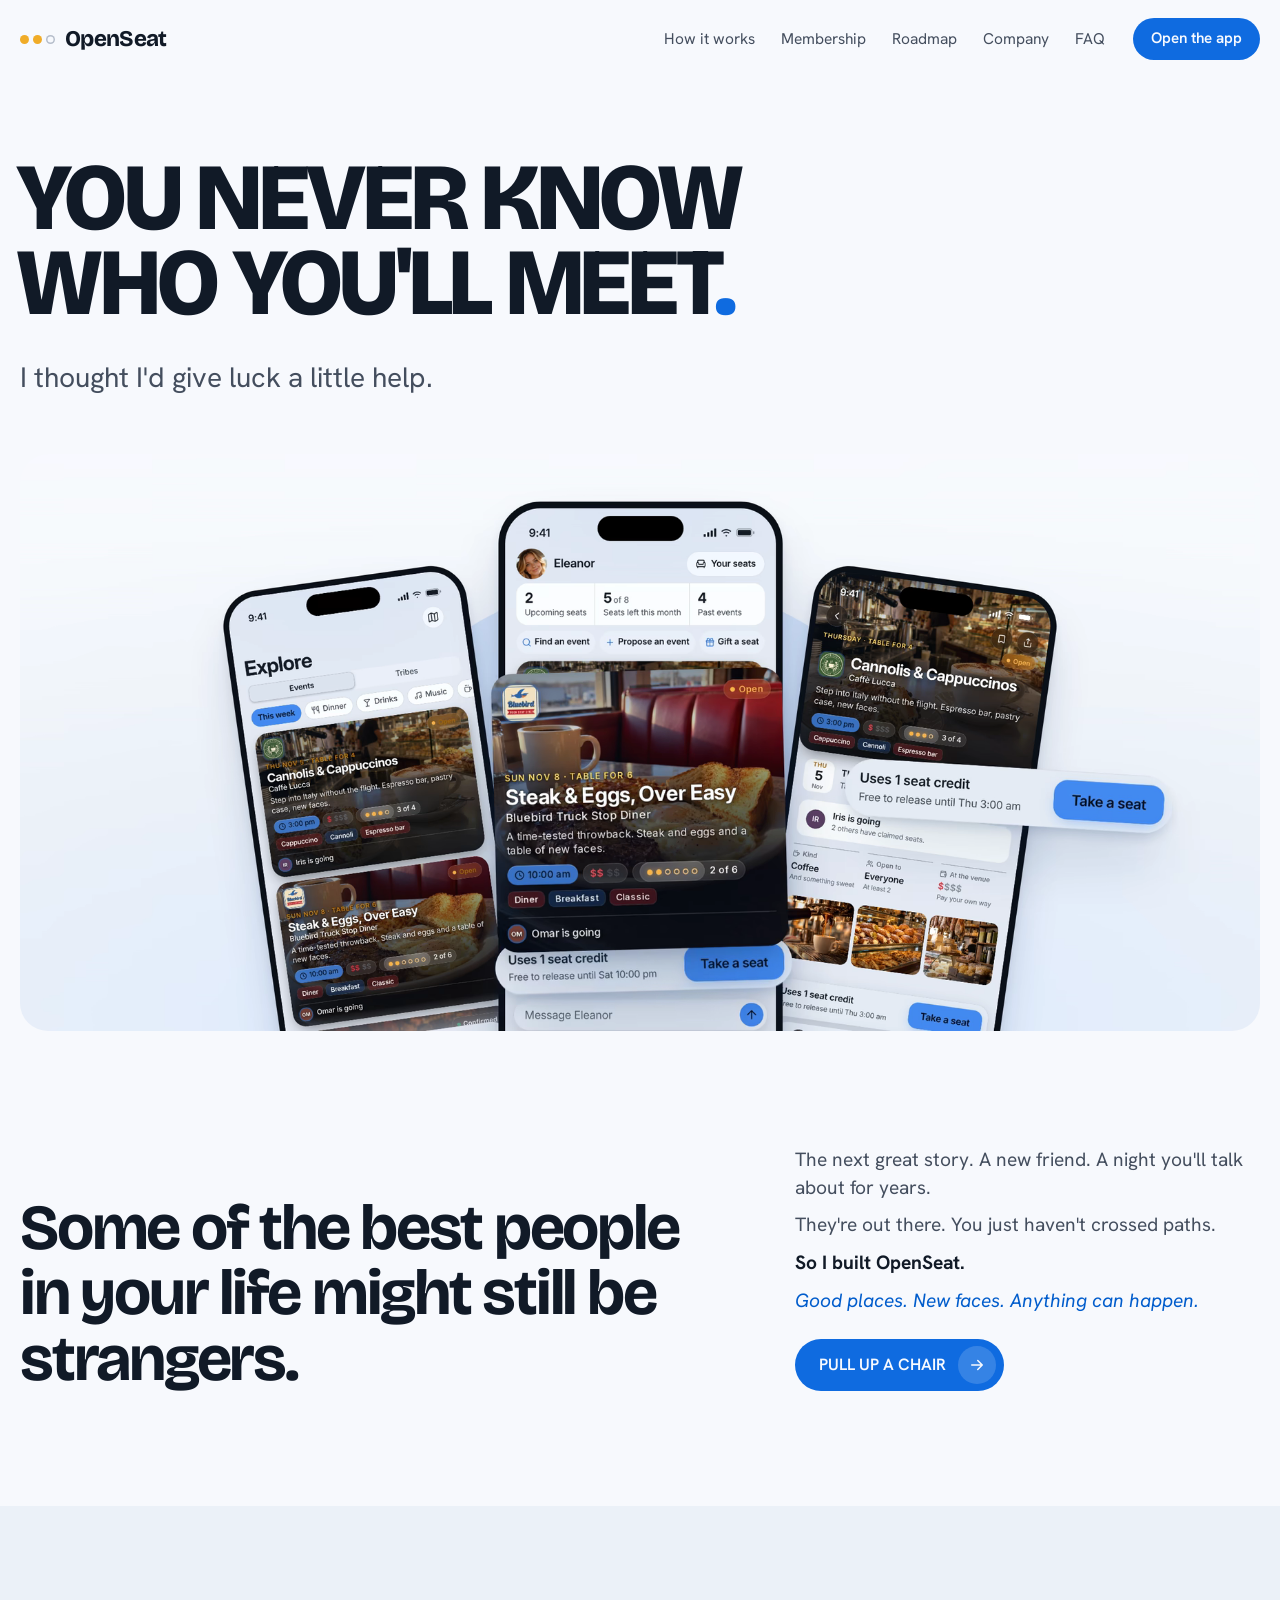
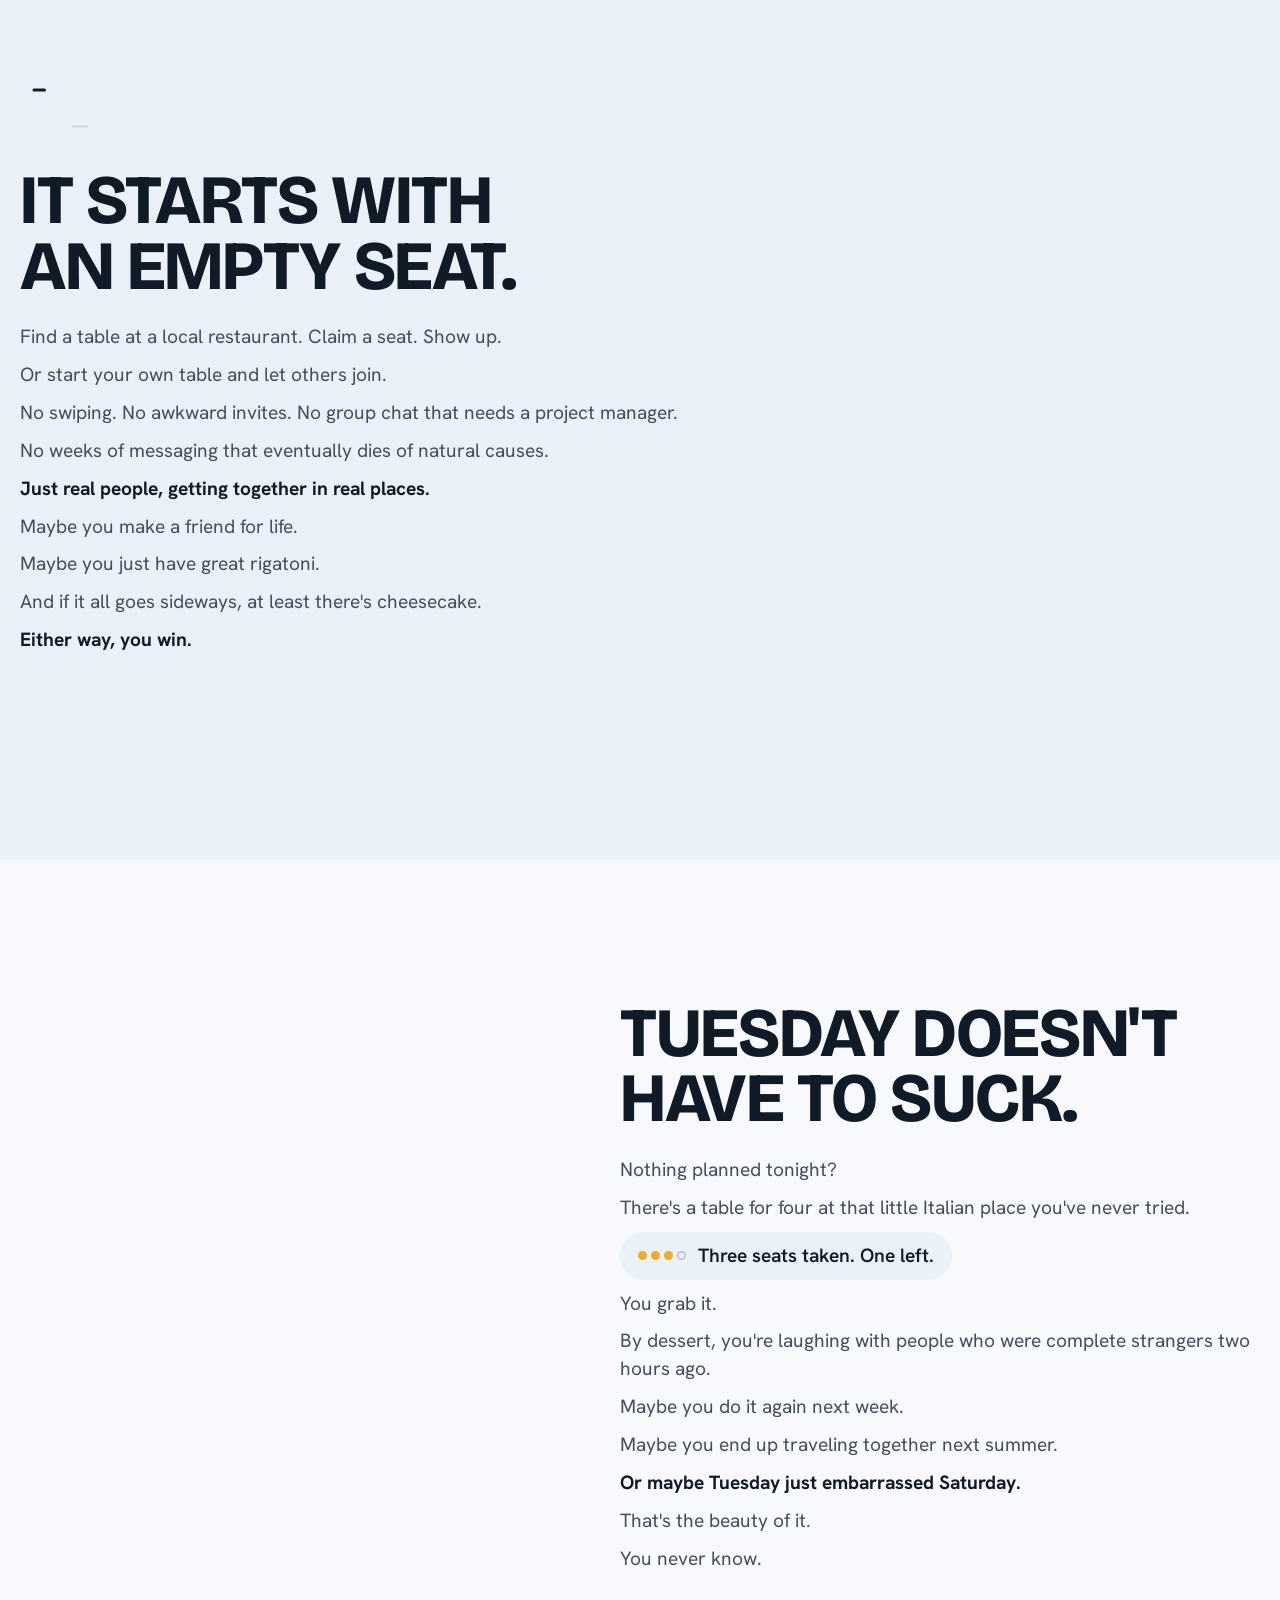
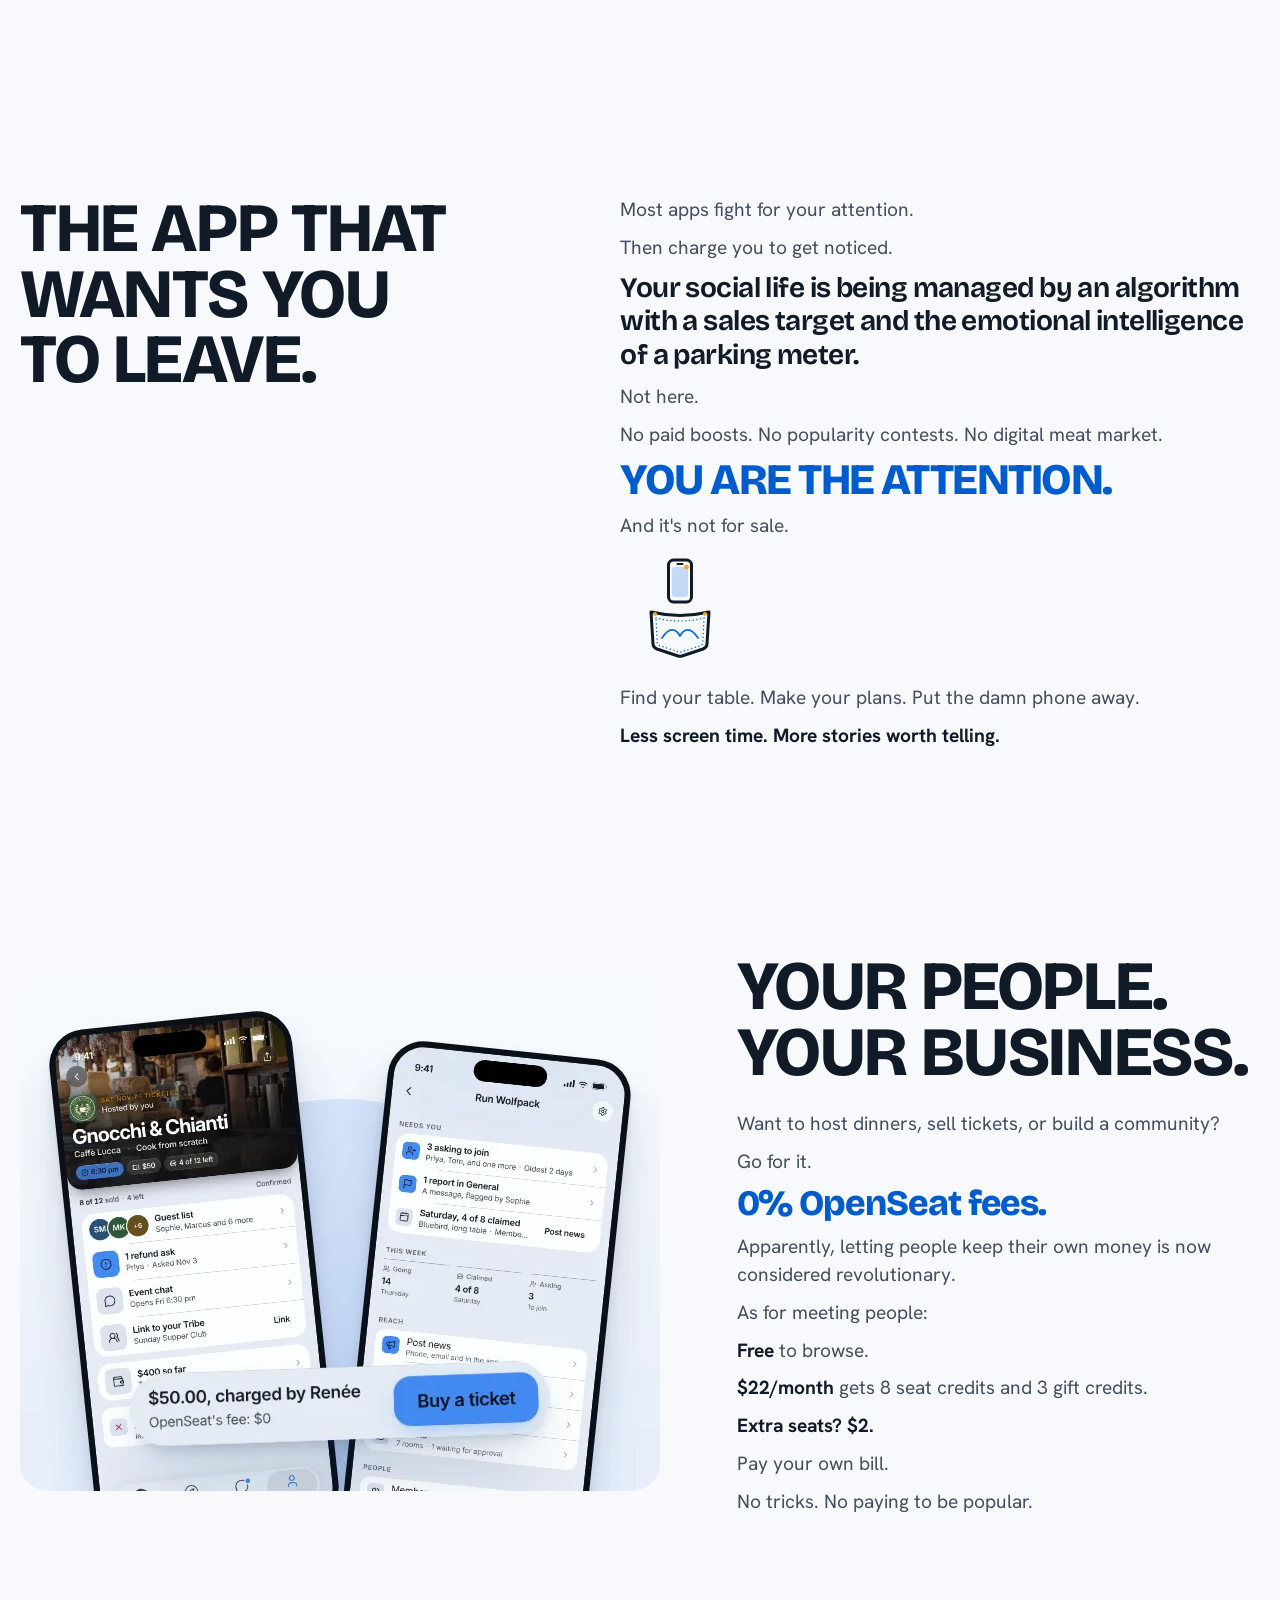
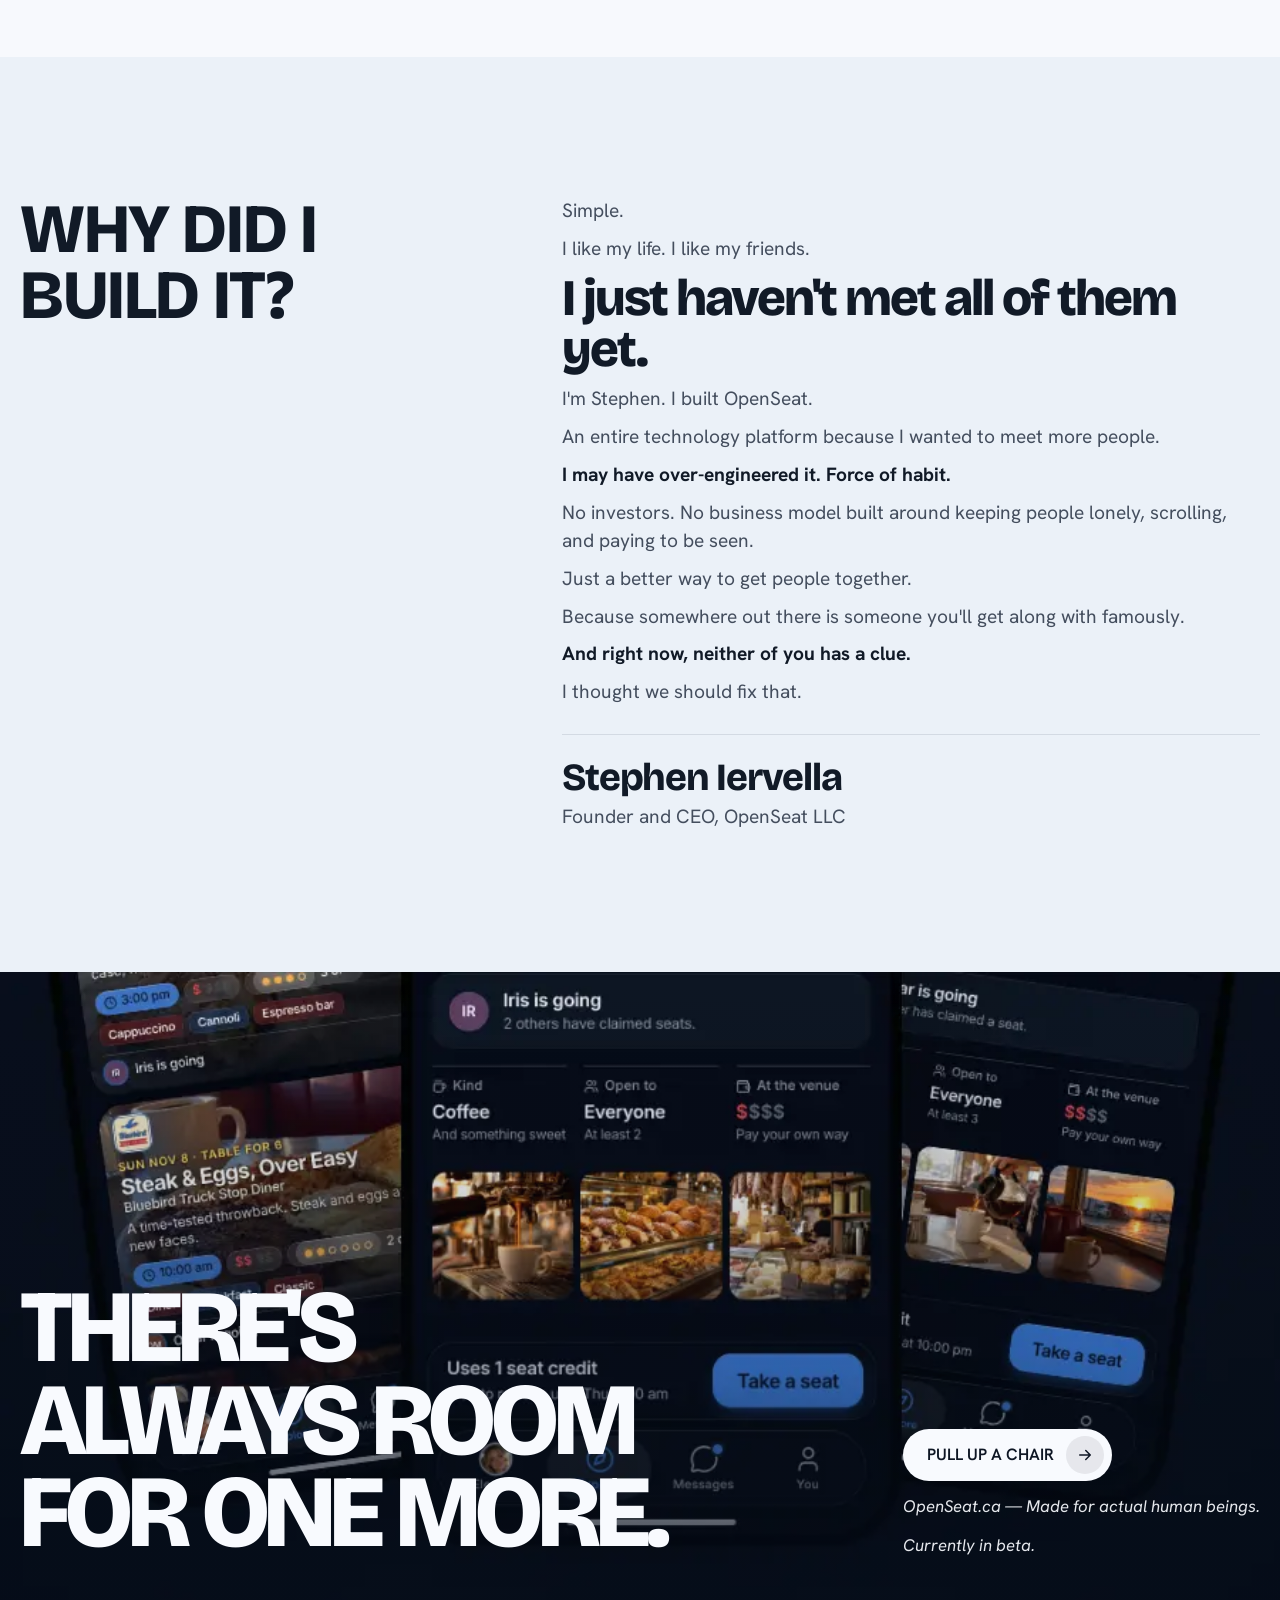
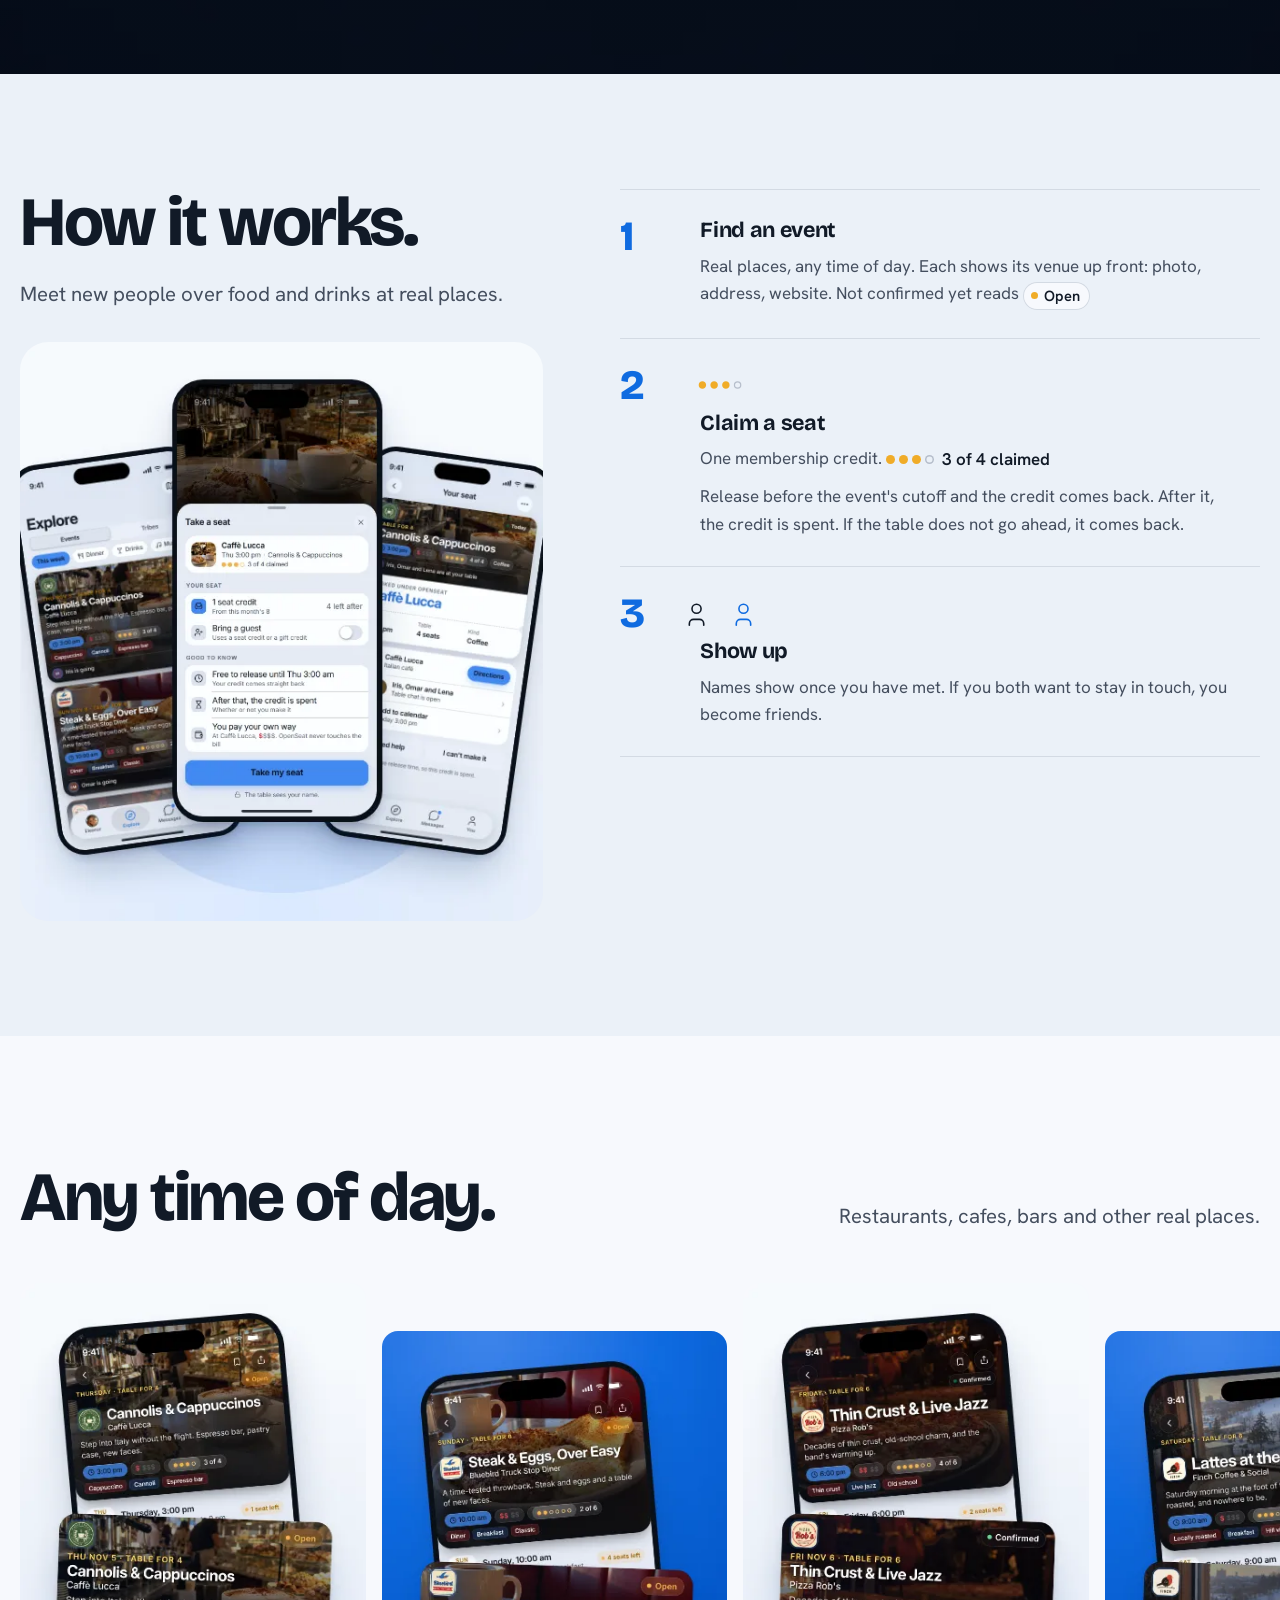
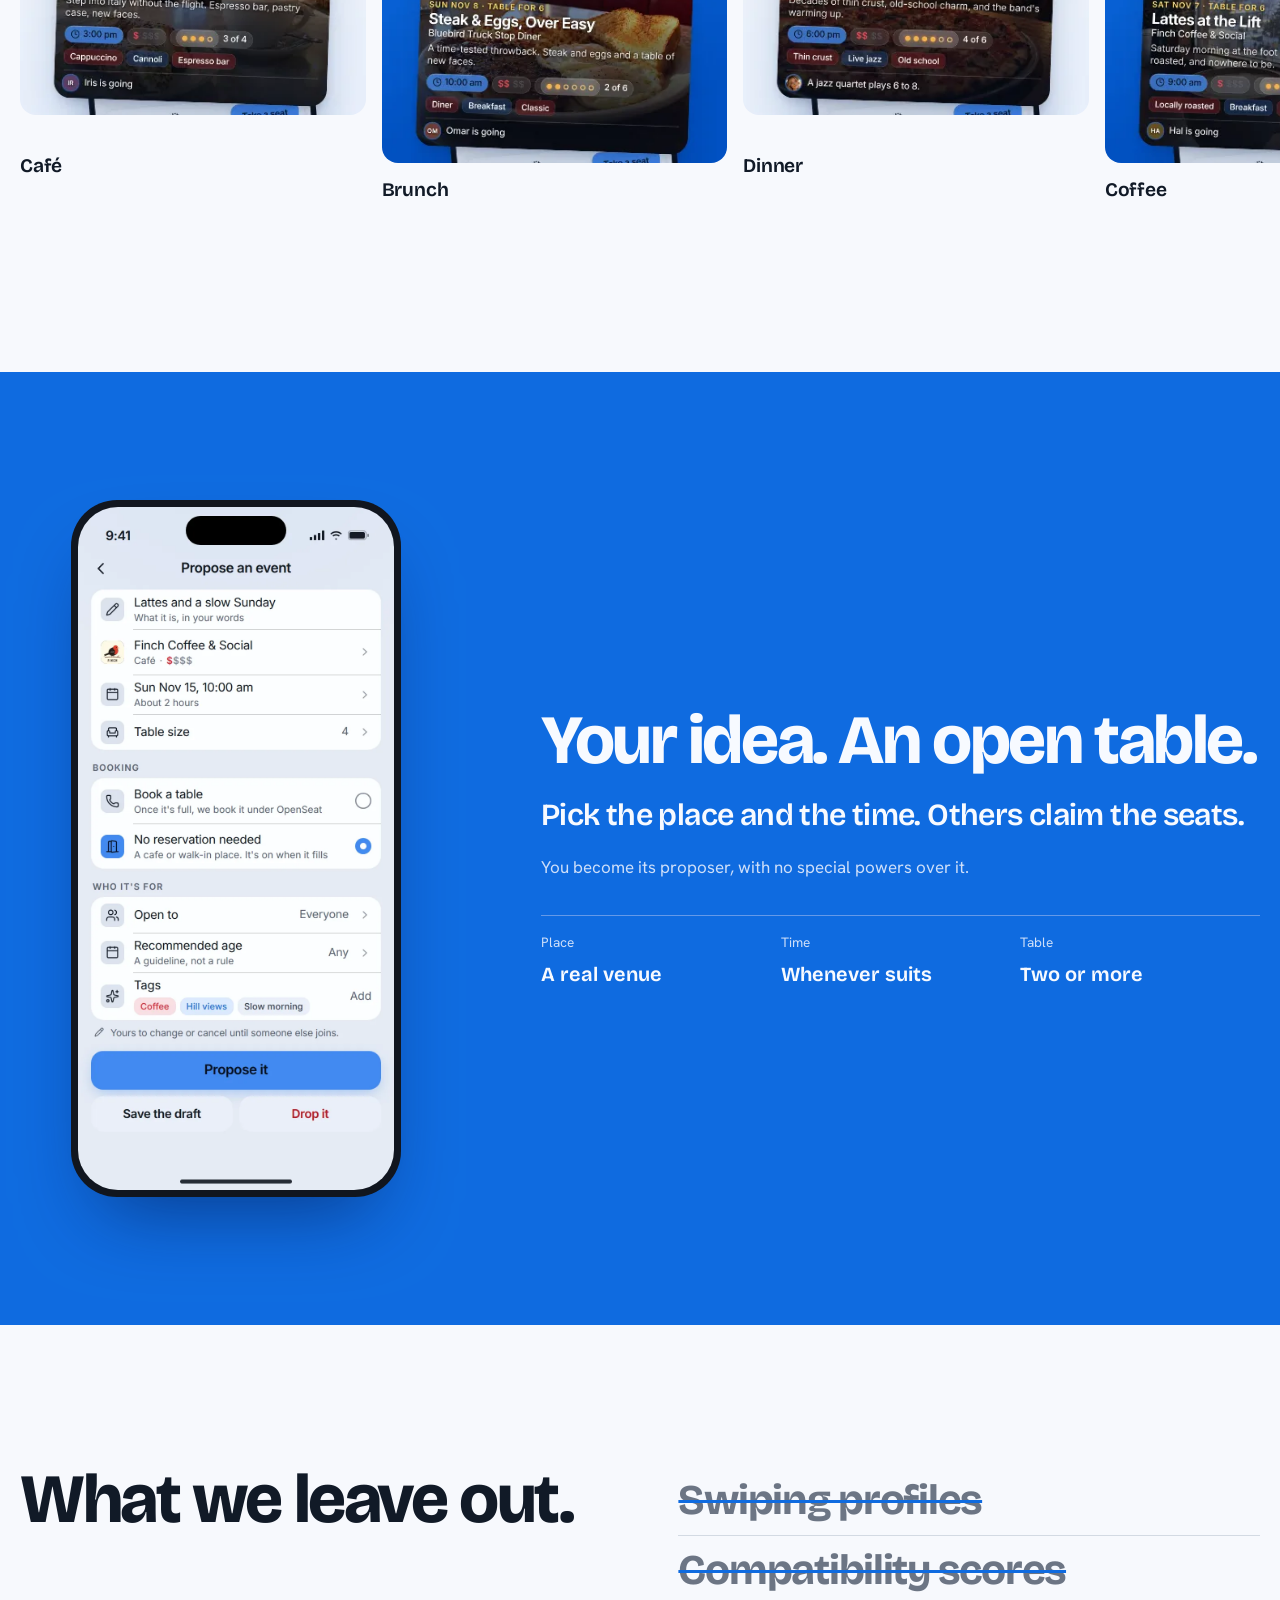
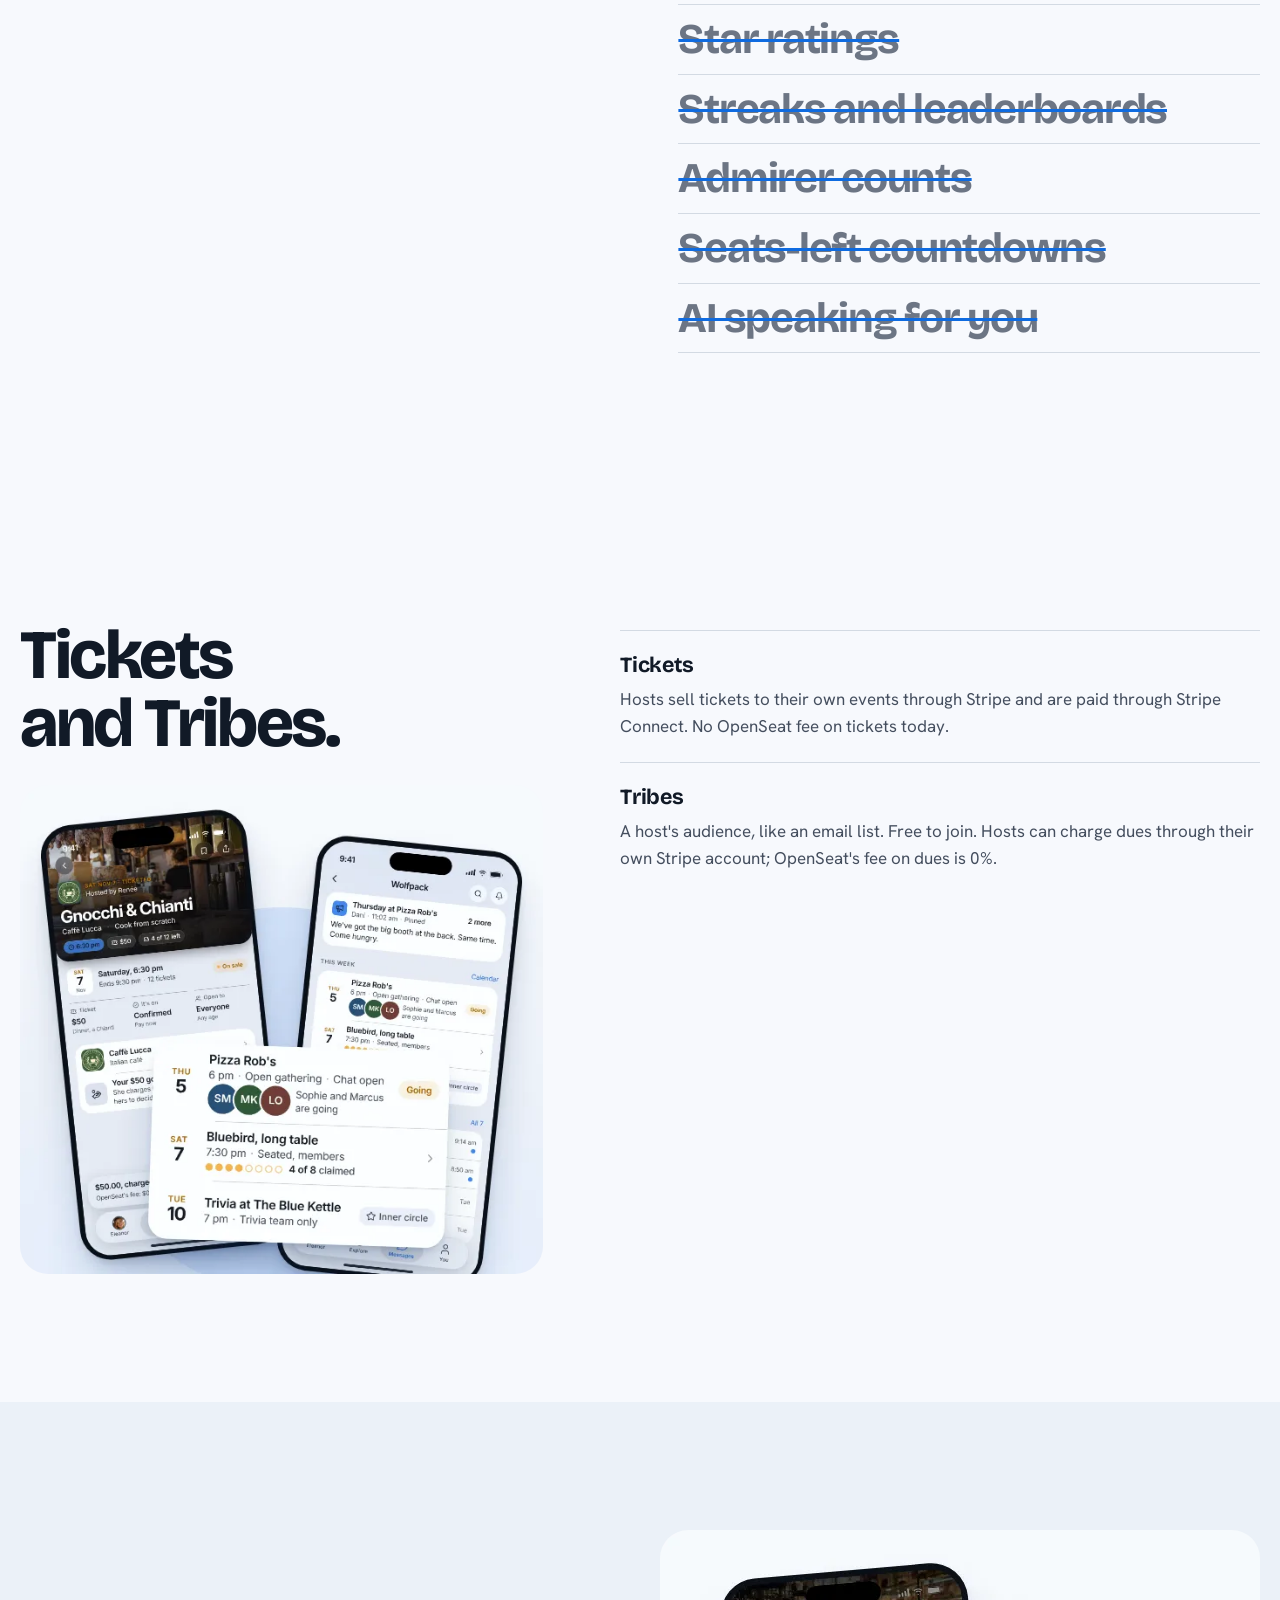
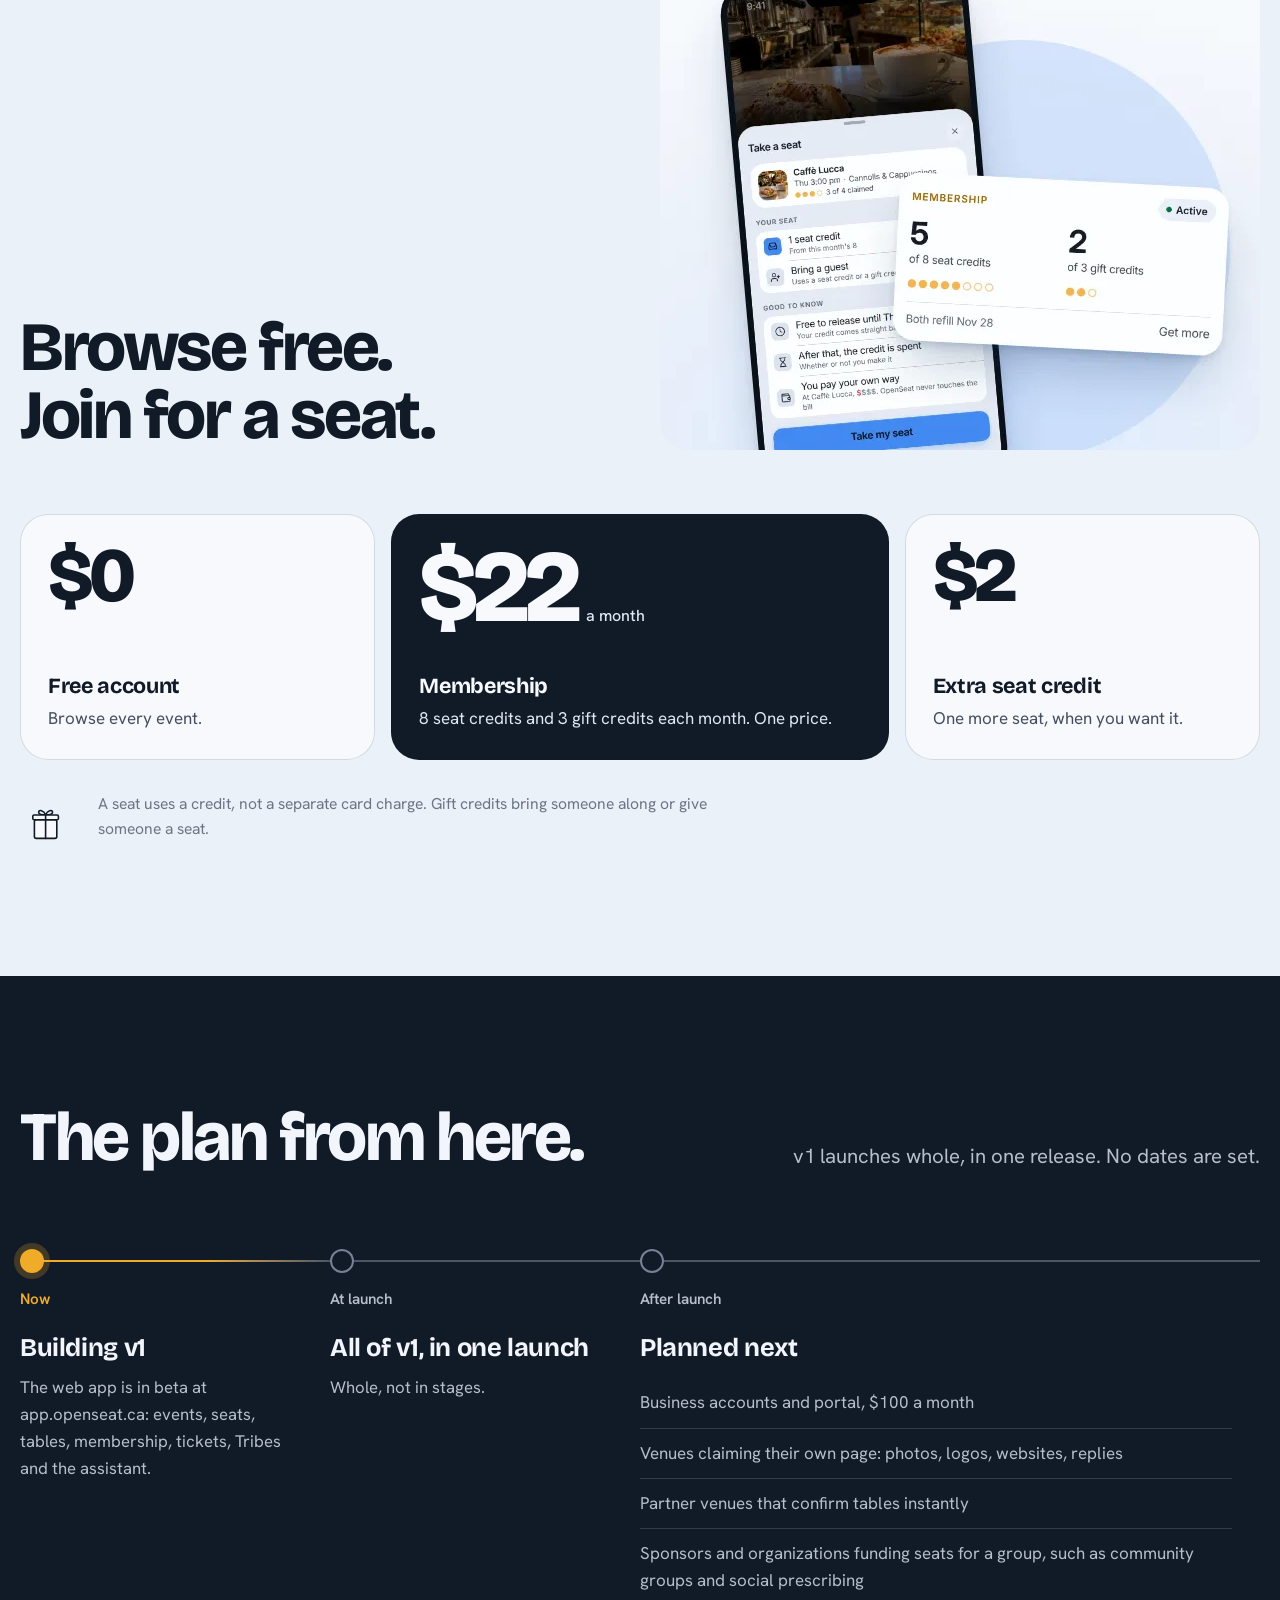
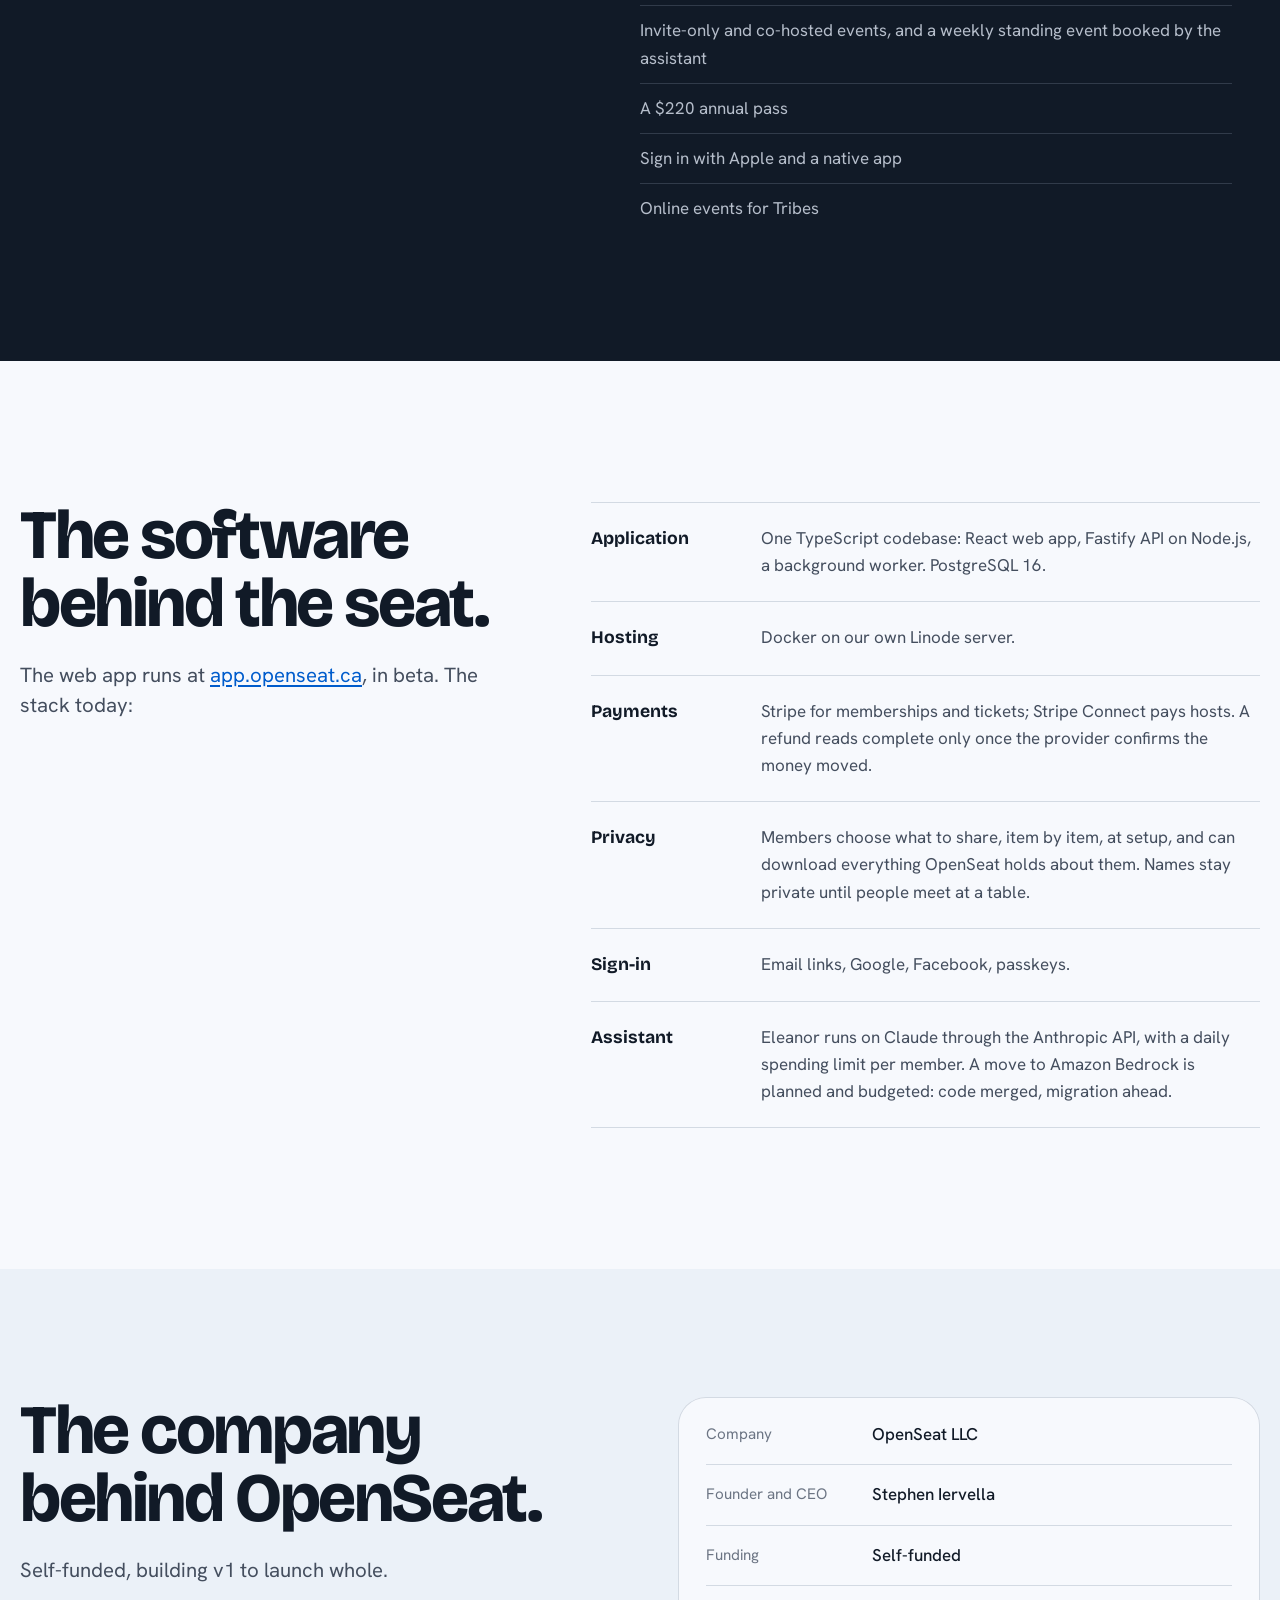
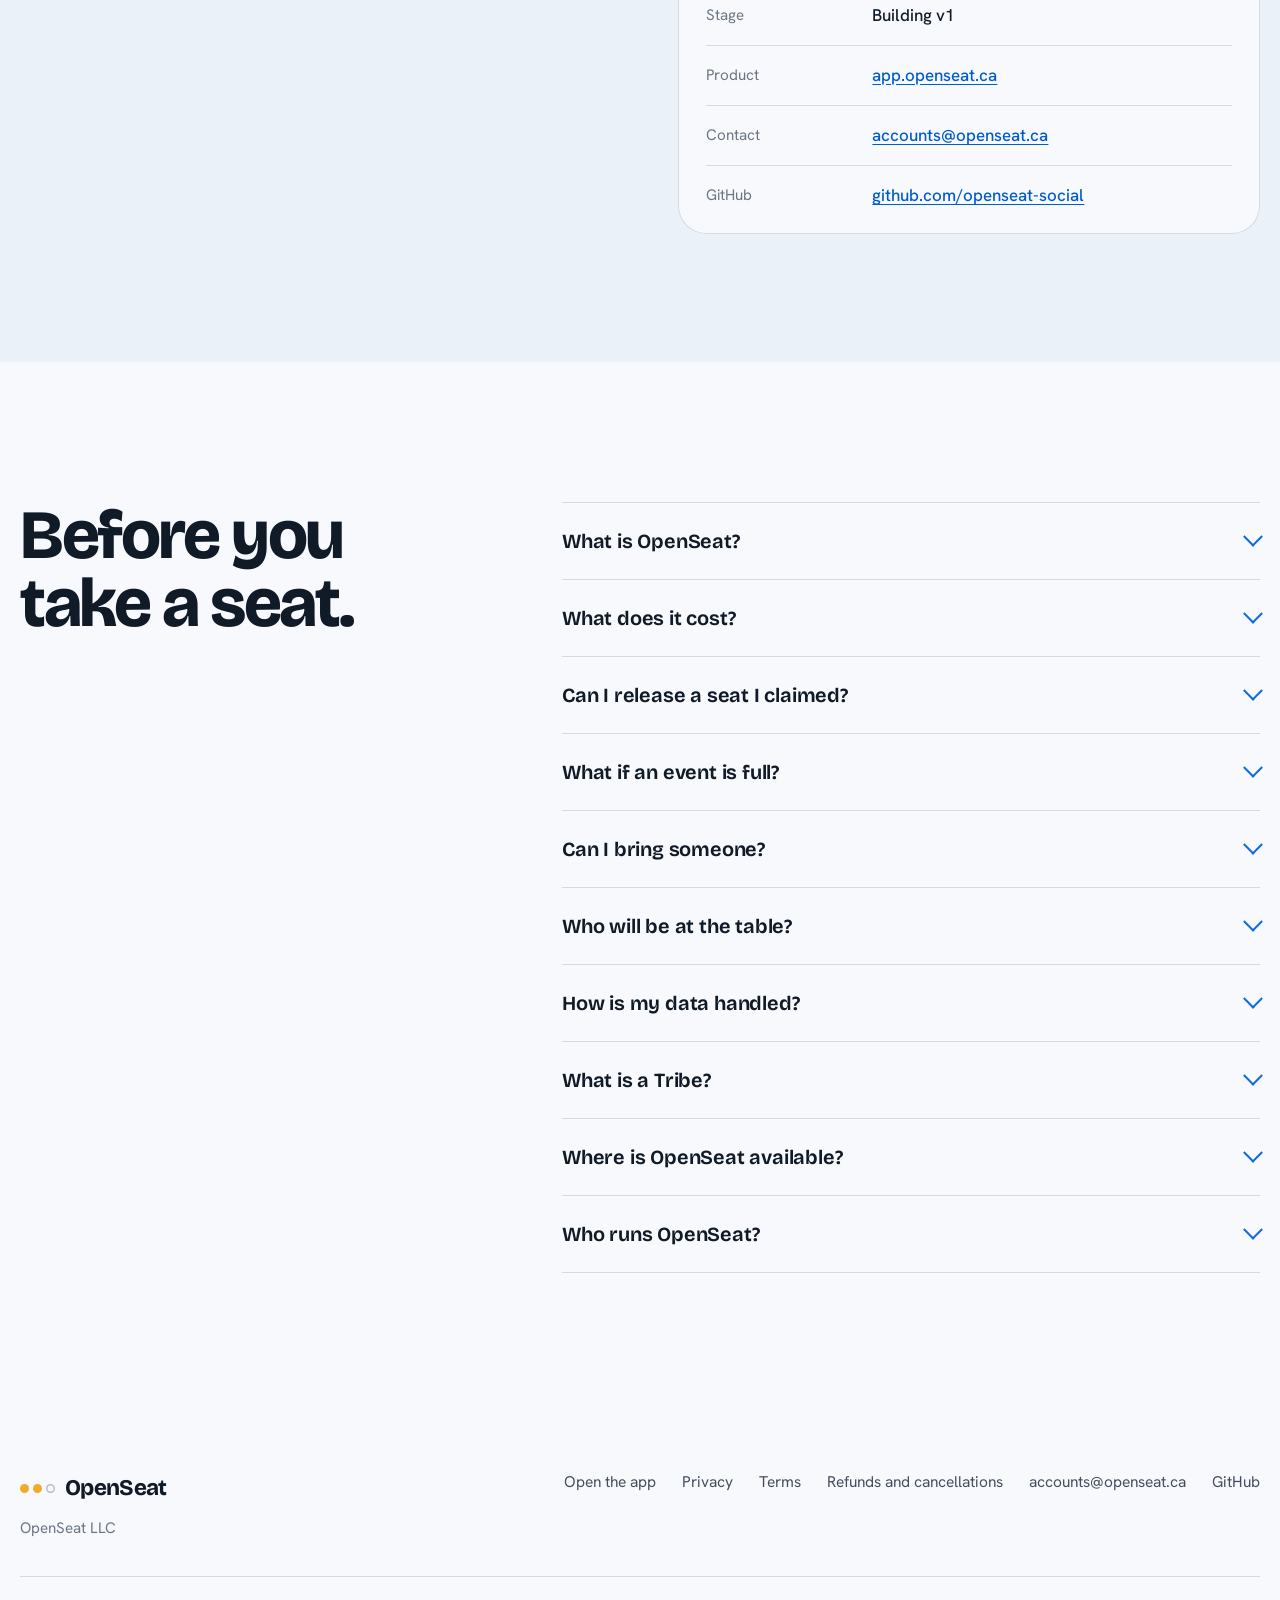
<file: index.html>
<!doctype html>
<html lang="en">
<head>
<meta charset="utf-8">
<meta name="viewport" content="width=device-width, initial-scale=1, viewport-fit=cover">
<title>OpenSeat | You never know who you'll meet</title>
<meta name="description" content="No swiping. No awkward invites. Just good places, new faces, and a seat with your name on it.">
<link rel="canonical" href="https://openseat.ca/">
<meta name="color-scheme" content="light dark">
<meta name="theme-color" content="#f6f8fc" media="(prefers-color-scheme: light)">
<meta name="theme-color" content="#11151d" media="(prefers-color-scheme: dark)">
<meta property="og:type" content="website">
<meta property="og:site_name" content="OpenSeat">
<meta property="og:url" content="https://openseat.ca/">
<meta property="og:title" content="You never know who you'll meet.">
<meta property="og:description" content="No swiping. No awkward invites. Just good places, new faces, and a seat with your name on it.">
<meta property="og:image" content="https://openseat.ca/assets/og-v6.jpg">
<meta property="og:image:width" content="1200">
<meta property="og:image:height" content="630">
<meta name="twitter:card" content="summary_large_image">
<link rel="icon" href="assets/icon-192.png" type="image/png">
<link rel="apple-touch-icon" href="assets/apple-touch-icon.png">
<link rel="preload" href="assets/fonts/bricolage-grotesque.woff2" as="font" type="font/woff2" crossorigin>
<link rel="preload" href="assets/fonts/hanken-grotesk.woff2" as="font" type="font/woff2" crossorigin>
<link rel="stylesheet" href="site.css">
<script type="application/ld+json">
{
  "@context": "https://schema.org",
  "@graph": [
    {
      "@type": "Organization",
      "@id": "https://openseat.ca/#org",
      "name": "OpenSeat",
      "legalName": "OpenSeat LLC",
      "url": "https://openseat.ca/",
      "logo": "https://openseat.ca/assets/icon-192.png",
      "email": "accounts@openseat.ca",
      "founder": { "@type": "Person", "name": "Stephen Iervella", "jobTitle": "Founder and CEO" },
      "sameAs": ["https://github.com/openseat-social"]
    },
    {
      "@type": "WebSite",
      "url": "https://openseat.ca/",
      "name": "OpenSeat",
      "publisher": { "@id": "https://openseat.ca/#org" }
    },
    {
      "@type": "SoftwareApplication",
      "name": "OpenSeat",
      "applicationCategory": "SocialNetworkingApplication",
      "operatingSystem": "Web",
      "url": "https://app.openseat.ca/",
      "publisher": { "@id": "https://openseat.ca/#org" }
    }
  ]
}
</script>
</head>
<body>
<a class="skip" href="#main">Skip to content</a>

<header class="top">
  <div class="wrap top-row">
    <a class="brand" href="/" aria-label="OpenSeat home">
      <span class="pips" aria-hidden="true"><i class="on"></i><i class="on"></i><i></i></span>
      <span class="brand-word">OpenSeat</span>
    </a>
    <nav class="top-nav" aria-label="Sections">
      <a href="#how">How it works</a>
      <a href="#membership">Membership</a>
      <a href="#roadmap">Roadmap</a>
      <a href="#company">Company</a>
      <a href="#faq">FAQ</a>
    </nav>
    <a class="btn btn-small" href="https://app.openseat.ca">Open the app</a>
  </div>
</header>

<main id="main">

<!-- Hero -->
<section class="hero" aria-labelledby="hero-title">
  <div class="wrap">
    <div class="hero-head">
      <h1 id="hero-title" class="hero-title">YOU NEVER KNOW WHO YOU'LL MEET<span class="stop">.</span></h1>
      <p class="hero-sub">I thought I'd give luck a little help.</p>
    </div>
    <div class="hero-stage">
      <picture>
        <source media="(max-width: 700px)" srcset="assets/renders/hero-m-1200-v6.webp" width="1200" height="1040">
        <img class="hero-photo" data-video="assets/motion/hero-v1" data-video-m="assets/motion/hero-m-v1" src="assets/renders/hero-1200-v6.webp" srcset="assets/renders/hero-1200-v6.webp 1200w, assets/renders/hero-2400-v6.webp 2400w" sizes="(max-width: 1320px) 100vw, 1280px" width="1200" height="558" fetchpriority="high" alt="Three OpenSeat screens: Explore, Home with Eleanor, and Cannolis &amp; Cappuccinos at Caffè Lucca. Steak &amp; Eggs, Over Easy at Bluebird Truck Stop Diner lifts out front and centre, and Caffè Lucca&#39;s Take a seat bar floats beside its event.">
      </picture>
    </div>
  </div>
</section>

<!-- Point of view -->
<section class="pov" aria-label="Why OpenSeat">
  <div class="wrap pov-grid">
    <p class="pov-line reveal">Some of the best people in your life might still be strangers.</p>
    <div class="beats">
        <p class="beat reveal">The next great story. A new friend. A night you'll talk about for years.</p>
        <p class="beat reveal">They're out there. You just haven't crossed paths.</p>
        <p class="beat strong reveal">So I built OpenSeat.</p>
        <p class="beat tagline reveal">Good places. New faces. Anything can happen.</p>
        <div class="reveal beat-cta"><a class="btn" href="https://app.openseat.ca">PULL UP A CHAIR<span class="btn-arrow" aria-hidden="true"><svg viewBox="0 0 24 24"><path d="M5 12h14M13 6l6 6-6 6"/></svg></span></a></div>
    </div>
  </div>
</section>

<!-- Empty seat -->
<section class="chair" aria-labelledby="chair-title">
  <div class="wrap how-grid">
    <div class="beats">
      <div class="lottie spot reveal" data-lottie="assets/lottie/empty-chair-v1.js" aria-hidden="true"><svg class="lottie-still" viewBox="0 0 240 240" aria-hidden="true" focusable="false"><g><g><path d="M18 185L222 185" class="s-line" fill="none" stroke="rgb(211,218,227)" stroke-width="4" stroke-linecap="round" stroke-linejoin="round"/></g></g><g><g><path d="M88 112L88 184" class="s-ink" fill="none" stroke="rgb(17,26,39)" stroke-width="6" stroke-linecap="round" stroke-linejoin="round"/><path d="M64 184L112 184" class="s-ink" fill="none" stroke="rgb(17,26,39)" stroke-width="6" stroke-linecap="round" stroke-linejoin="round"/></g><g><path d="M28 112L150 112" class="s-ink" fill="none" stroke="rgb(17,26,39)" stroke-width="6" stroke-linecap="round" stroke-linejoin="round"/></g></g><g transform="translate(204 184) translate(-158 -184)"><g><path d="M165 84L158 140L158 184" class="s-ink" fill="none" stroke="rgb(17,26,39)" stroke-width="6" stroke-linecap="round" stroke-linejoin="round"/><path d="M158 140L120 140" class="s-ink" fill="none" stroke="rgb(17,26,39)" stroke-width="6" stroke-linecap="round" stroke-linejoin="round"/><path d="M122 140L122 184" class="s-ink" fill="none" stroke="rgb(17,26,39)" stroke-width="6" stroke-linecap="round" stroke-linejoin="round"/></g></g><g transform="translate(204 184) translate(-158 -184)"><g transform="translate(139 136.5)"><g transform="translate(0 -4.5)"><rect x="-16" y="-4.5" width="32" height="9" rx="4.5" class="f-pip" fill="rgb(240,172,39)"/></g></g></g></svg></div>
      <h2 id="chair-title" class="h2 caps reveal">IT STARTS WITH AN EMPTY SEAT.</h2>
        <p class="beat reveal">Find a table at a local restaurant. Claim a seat. Show up.</p>
        <p class="beat reveal">Or start your own table and let others join.</p>
        <p class="beat reveal">No swiping. No awkward invites. No group chat that needs a project manager.</p>
        <p class="beat reveal">No weeks of messaging that eventually dies of natural causes.</p>
        <p class="beat strong reveal">Just real people, getting together in real places.</p>
        <p class="beat reveal">Maybe you make a friend for life.</p>
        <p class="beat reveal">Maybe you just have great rigatoni.</p>
        <p class="beat reveal">And if it all goes sideways, at least there's cheesecake.</p>
        <p class="beat strong reveal">Either way, you win.</p>
    </div>
    <figure class="phone how-phone reveal">
      <img src="assets/screens/claim-v6.webp" width="780" height="1688" loading="lazy" alt="The Take a seat sheet for Cannolis &amp; Cappuccinos at Caffè Lucca: one seat credit, free to release until the cutoff, after that the credit is spent.">
    </figure>
  </div>
</section>

<!-- Tuesday -->
<section class="story" aria-labelledby="story-title">
  <div class="wrap story-grid">
    <img class="story-photo reveal" data-video="assets/motion/story-v1" src="assets/renders/story-560-v6.webp" srcset="assets/renders/story-560-v6.webp 560w, assets/renders/story-1120-v6.webp 1120w" sizes="(max-width: 1000px) calc(100vw - 40px), 560px" width="560" height="700" loading="lazy" alt="Cannolis &amp; Cappuccinos at Caffè Lucca, a table for four with one seat left and its Take a seat bar lifted out, beside your seat at the same table, now four of four.">
    <div class="beats">
      <h2 id="story-title" class="h2 caps reveal">TUESDAY DOESN'T HAVE TO SUCK.</h2>
        <p class="beat reveal">Nothing planned tonight?</p>
        <p class="beat reveal">There's a table for four at that little Italian place you've never tried.</p>
        <p class="beat story-seat reveal"><span class="pips" aria-hidden="true"><i class="on"></i><i class="on"></i><i class="on"></i><i></i></span>Three seats taken. One left.</p>
        <p class="beat reveal">You grab it.</p>
        <p class="beat reveal">By dessert, you're laughing with people who were complete strangers two hours ago.</p>
        <p class="beat reveal">Maybe you do it again next week.</p>
        <p class="beat reveal">Maybe you end up traveling together next summer.</p>
        <p class="beat strong reveal">Or maybe Tuesday just embarrassed Saturday.</p>
        <p class="beat reveal">That's the beauty of it.</p>
        <p class="beat reveal">You never know.</p>
    </div>
  </div>
</section>

<!-- Leave -->
<section class="leave" aria-labelledby="leave-title">
  <div class="wrap leave-grid">
    <h2 id="leave-title" class="h2 caps reveal">THE APP THAT WANTS YOU TO LEAVE.</h2>
    <div class="beats">
        <p class="beat reveal">Most apps fight for your attention.</p>
        <p class="beat reveal">Then charge you to get noticed.</p>
        <p class="beat leave-big reveal">Your social life is being managed by an algorithm with a sales target and the emotional intelligence of a parking meter.</p>
        <p class="beat reveal">Not here.</p>
        <p class="beat reveal">No paid boosts. No popularity contests. No digital meat market.</p>
        <p class="beat leave-attn reveal">YOU ARE THE ATTENTION.</p>
        <p class="beat reveal">And it's not for sale.</p>
        <div class="lottie spot reveal" data-lottie="assets/lottie/pocket-v1.js" aria-hidden="true"><svg class="lottie-still" viewBox="0 0 240 240" aria-hidden="true" focusable="false"><g transform="translate(117 162) rotate(-4)"><g><rect x="-23" y="-42" width="46" height="84" rx="10" class="f-bg" fill="rgb(247,249,253)"/><rect x="-23" y="-42" width="46" height="84" rx="10" class="s-ink" fill="none" stroke="rgb(17,26,39)" stroke-width="6" stroke-linecap="round" stroke-linejoin="round"/></g><g><path d="M-5 -34L5 -34" class="s-ink" fill="none" stroke="rgb(17,26,39)" stroke-width="4" stroke-linecap="round" stroke-linejoin="round"/></g></g><g transform="translate(120 124) translate(-120 -124)"><g><path d="M62 124C100 133 140 133 178 124L174 188C174 194 171 196 166 198L124 212C121 213 119 213 116 212L74 198C69 196 66 194 66 188L62 124Z" class="f-bg" fill="rgb(247,249,253)"/><path d="M62 124C100 133 140 133 178 124L174 188C174 194 171 196 166 198L124 212C121 213 119 213 116 212L74 198C69 196 66 194 66 188L62 124Z" class="s-ink" fill="none" stroke="rgb(17,26,39)" stroke-width="6" stroke-linecap="round" stroke-linejoin="round"/></g><g><path d="M72 136C104 144 136 144 168 136L165.5 185C165.5 189 163.5 190.5 160 191.7L122.5 203.8C120.8 204.4 119.2 204.4 117.5 203.8L80 191.7C76.5 190.5 74.5 189 74.5 185L72 136Z" class="s-accent" fill="none" stroke="rgb(15,107,224)" stroke-width="3" stroke-linecap="round" stroke-linejoin="round" stroke-dasharray="0.01 7.5"/></g><g><path d="M84 176C98 154 112 156 120 172C128 156 142 154 156 176" class="s-accent" fill="none" stroke="rgb(15,107,224)" stroke-width="3.5" stroke-linecap="round" stroke-linejoin="round"/></g><g><circle cx="70" cy="128" r="4" class="f-pip" fill="rgb(240,172,39)"/><circle cx="170" cy="128" r="4" class="f-pip" fill="rgb(240,172,39)"/></g></g></svg></div>
        <p class="beat reveal">Find your table. Make your plans. Put the damn phone away.</p>
        <p class="beat strong reveal">Less screen time. More stories worth telling.</p>
    </div>
  </div>
</section>

<!-- Your people -->
<section class="hosts" aria-labelledby="people-title">
  <div class="wrap hosts-grid">
    <img class="hosts-photo reveal" src="assets/renders/hosts-640-v6.webp" srcset="assets/renders/hosts-640-v6.webp 640w, assets/renders/hosts-1280-v6.webp 1280w" sizes="(max-width: 1000px) calc(100vw - 40px), 640px" width="640" height="512" loading="lazy" alt="The host side of OpenSeat: a ticketed Gnocchi and Chianti event you host at Caffè Lucca and the Tribe you run, with the ticket bar lifted out: $50.00, charged by Renée, OpenSeat's fee: $0.">
    <div class="beats">
      <h2 id="people-title" class="h2 caps reveal">YOUR PEOPLE. YOUR BUSINESS.</h2>
        <p class="beat reveal">Want to host dinners, sell tickets, or build a community?</p>
        <p class="beat reveal">Go for it.</p>
        <p class="beat fee reveal">0% OpenSeat fees.</p>
        <p class="beat reveal">Apparently, letting people keep their own money is now considered revolutionary.</p>
        <p class="beat reveal">As for meeting people:</p>
        <p class="beat reveal"><span class="strong">Free</span> to browse.</p>
        <p class="beat reveal"><span class="strong">$22/month</span> gets 8 seat credits and 3 gift credits.</p>
        <p class="beat reveal"><span class="strong">Extra seats? $2.</span></p>
        <p class="beat reveal">Pay your own bill.</p>
        <p class="beat reveal">No tricks. No paying to be popular.</p>
    </div>
  </div>
</section>

<!-- Why -->
<section class="why" aria-labelledby="why-title">
  <div class="wrap why-grid">
    <h2 id="why-title" class="h2 caps reveal">WHY DID I BUILD IT?</h2>
    <div class="beats">
        <p class="beat reveal">Simple.</p>
        <p class="beat reveal">I like my life. I like my friends.</p>
        <p class="beat why-big reveal">I just haven't met all of them yet.</p>
        <p class="beat reveal">I'm Stephen. I built OpenSeat.</p>
        <p class="beat reveal">An entire technology platform because I wanted to meet more people.</p>
        <p class="beat strong reveal">I may have over-engineered it. Force of habit.</p>
        <p class="beat reveal">No investors. No business model built around keeping people lonely, scrolling, and paying to be seen.</p>
        <p class="beat reveal">Just a better way to get people together.</p>
        <p class="beat reveal">Because somewhere out there is someone you'll get along with famously.</p>
        <p class="beat strong reveal">And right now, neither of you has a clue.</p>
        <p class="beat reveal">I thought we should fix that.</p>
      <div class="founder reveal">
        <p class="founder-name">Stephen Iervella</p>
        <p class="founder-role">Founder and CEO, OpenSeat LLC</p>
      </div>
    </div>
  </div>
</section>

<!-- Close -->
<section class="close" aria-labelledby="close-title">
  <picture>
    <source media="(max-width: 700px)" srcset="assets/renders/close-m-900-v6.webp" width="900" height="1280">
    <img class="close-photo" src="assets/renders/close-1200-v6.webp" srcset="assets/renders/close-1200-v6.webp 1200w, assets/renders/close-2400-v6.webp 2400w" sizes="100vw" width="1200" height="800" loading="lazy" alt="Five OpenSeat screens in dark mode, fanned out: Explore, Home, Cannolis &amp; Cappuccinos at Caffè Lucca, Steak &amp; Eggs, Over Easy at Bluebird Truck Stop Diner, and a Tribe.">
  </picture>
  <div class="wrap close-inner">
    <h2 id="close-title" class="close-title reveal">THERE'S ALWAYS ROOM FOR ONE MORE.</h2>
    <div class="close-side reveal">
      <a class="btn btn-light" href="https://app.openseat.ca">PULL UP A CHAIR<span class="btn-arrow" aria-hidden="true"><svg viewBox="0 0 24 24"><path d="M5 12h14M13 6l6 6-6 6"/></svg></span></a>
      <p class="close-line"><em>OpenSeat.ca — Made for actual human beings.</em></p>
      <p class="close-line"><em>Currently in beta.</em></p>
    </div>
  </div>
</section>

<!-- How it works -->
<section class="how" id="how" aria-labelledby="how-title">
  <div class="wrap how-data">
    <div class="how-copy">
      <h2 id="how-title" class="h2 reveal">How it works.</h2>
      <p class="lede reveal">Meet new people over food and drinks at real places.</p>
      <img class="render reveal" data-video="assets/motion/how-v1" src="assets/renders/how-560-v6.webp" srcset="assets/renders/how-560-v6.webp 560w, assets/renders/how-1120-v6.webp 1120w" sizes="(max-width: 1000px) calc(100vw - 40px), 560px" width="560" height="620" loading="lazy" alt="Three OpenSeat screens: Explore, the Take a seat sheet with one seat credit, and your seat at Caffè Lucca.">
    </div>
    <ol class="steps">
        <li class="reveal">
          <span class="step-n" aria-hidden="true">1</span>
          <div>
            <h3>Find an event</h3>
            <p>Real places, any time of day. Each shows its venue up front: photo, address, website. Not confirmed yet reads <span class="tag">Open</span></p>
          </div>
        </li>
        <li class="reveal">
          <span class="step-n" aria-hidden="true">2</span>
          <div>
            <div class="lottie spot-sm" data-lottie="assets/lottie/seat-pips-v1.js" aria-hidden="true"><svg class="lottie-still" viewBox="0 0 240 240" aria-hidden="true" focusable="false"><g transform="translate(142 120)"><g><circle cx="0" cy="0" r="14" class="f-pip" fill="rgb(240,172,39)"/></g></g><g transform="translate(98 120)"><g><circle cx="0" cy="0" r="14" class="f-pip" fill="rgb(240,172,39)"/></g></g><g transform="translate(54 120)"><g><circle cx="0" cy="0" r="14" class="f-pip" fill="rgb(240,172,39)"/></g></g><g transform="translate(186 120)"><g><circle cx="0" cy="0" r="14" class="f-pip" fill="rgb(240,172,39)"/></g></g></svg></div>
            <h3>Claim a seat</h3>
            <p>One membership credit. <span class="claimed"><span class="pips" aria-hidden="true"><i class="on"></i><i class="on"></i><i class="on"></i><i></i></span>3 of 4 claimed</span></p>
            <p>Release before the event's cutoff and the credit comes back. After it, the credit is spent. If the table does not go ahead, it comes back.</p>
          </div>
        </li>
        <li class="reveal">
          <span class="step-n" aria-hidden="true">3</span>
          <div>
            <div class="lottie spot-sm" data-lottie="assets/lottie/meet-v1.js" aria-hidden="true"><svg class="lottie-still" viewBox="0 0 240 240" aria-hidden="true" focusable="false"><g transform="translate(84 166) translate(0 -166)"><g><path d="M-27 166L-27 160C-27 151.16 -19.84 144 -11 144L11 144C19.84 144 27 151.16 27 160L27 166" class="s-ink" fill="none" stroke="rgb(17,26,39)" stroke-width="6" stroke-linecap="round" stroke-linejoin="round"/></g><g><circle cx="0" cy="104" r="17" class="s-ink" fill="none" stroke="rgb(17,26,39)" stroke-width="6" stroke-linecap="round" stroke-linejoin="round"/></g></g><g transform="translate(156 166) translate(0 -166)"><g><path d="M-27 166L-27 160C-27 151.16 -19.84 144 -11 144L11 144C19.84 144 27 151.16 27 160L27 166" class="s-accent" fill="none" stroke="rgb(15,107,224)" stroke-width="6" stroke-linecap="round" stroke-linejoin="round"/></g><g><circle cx="0" cy="104" r="17" class="s-accent" fill="none" stroke="rgb(15,107,224)" stroke-width="6" stroke-linecap="round" stroke-linejoin="round"/></g></g><g><g><path d="M156 77C156 58 140 44 120 44" class="s-accent" fill="none" stroke="rgb(15,107,224)" stroke-width="6" stroke-linecap="round" stroke-linejoin="round"/></g><g><path d="M84 77C84 58 100 44 120 44" class="s-accent" fill="none" stroke="rgb(15,107,224)" stroke-width="6" stroke-linecap="round" stroke-linejoin="round"/></g></g><g transform="translate(120 44)"><g><path d="M0 -15C1.5 -4 4 -1.5 15 0C4 1.5 1.5 4 0 15C-1.5 4 -4 1.5 -15 0C-4 -1.5 -1.5 -4 0 -15Z" class="f-pip" fill="rgb(240,172,39)"/></g></g></svg></div>
            <h3>Show up</h3>
            <p>Names show once you have met. If you both want to stay in touch, you become friends.</p>
          </div>
        </li>
    </ol>
  </div>
</section>

<!-- Any time of day -->
<section class="day" aria-labelledby="day-title">
  <div class="wrap day-head">
    <h2 id="day-title" class="h2 reveal">Any time of day.</h2>
    <p class="lede reveal">Restaurants, cafes, bars and other real places.</p>
  </div>
  <div class="strip-wrap">
    <ul class="strip" aria-label="Kinds of events">
      <li><img src="assets/renders/day-cafe-380-v6.webp" srcset="assets/renders/day-cafe-380-v6.webp 380w, assets/renders/day-cafe-760-v6.webp 760w" sizes="(max-width: 700px) 72vw, 380px" width="380" height="475" loading="lazy" alt="Cannolis &amp; Cappuccinos at Caffè Lucca, Thursday at 3:00 pm: the event, with its card lifted out."><span>Café</span></li>
      <li><img src="assets/renders/day-brunch-380-v6.webp" srcset="assets/renders/day-brunch-380-v6.webp 380w, assets/renders/day-brunch-760-v6.webp 760w" sizes="(max-width: 700px) 72vw, 380px" width="380" height="475" loading="lazy" alt="Steak &amp; Eggs, Over Easy at Bluebird Truck Stop Diner, Sunday at 10:00 am: the event, with its card lifted out."><span>Brunch</span></li>
      <li><img src="assets/renders/day-dinner-380-v6.webp" srcset="assets/renders/day-dinner-380-v6.webp 380w, assets/renders/day-dinner-760-v6.webp 760w" sizes="(max-width: 700px) 72vw, 380px" width="380" height="475" loading="lazy" alt="Thin Crust &amp; Live Jazz at Pizza Rob&#39;s, Friday at 6:00 pm: the event, with its card lifted out."><span>Dinner</span></li>
      <li><img src="assets/renders/day-coffee-380-v6.webp" srcset="assets/renders/day-coffee-380-v6.webp 380w, assets/renders/day-coffee-760-v6.webp 760w" sizes="(max-width: 700px) 72vw, 380px" width="380" height="475" loading="lazy" alt="Lattes at the Lift at Finch Coffee &amp; Social, Saturday at 9:00 am: the event, with its card lifted out."><span>Coffee</span></li>
      <li><img src="assets/renders/day-late-380-v6.webp" srcset="assets/renders/day-late-380-v6.webp 380w, assets/renders/day-late-760-v6.webp 760w" sizes="(max-width: 700px) 72vw, 380px" width="380" height="475" loading="lazy" alt="Your seat at the Sunday Blues Jam at The Blue Kettle, 8:00 pm to midnight, with its card lifted out."><span>Late</span></li>
    </ul>
  </div>
</section>


<!-- Start a table -->
<section class="start" id="start" aria-labelledby="start-title">
  <div class="wrap start-grid">
    <figure class="phone start-phone reveal">
      <img src="assets/screens/propose-v6.webp" width="780" height="1688" loading="lazy" alt="Proposing an event: lattes and a slow Sunday at Finch Coffee &amp; Social, a time and a table of four.">
    </figure>
    <div class="start-copy">
      <h2 id="start-title" class="h2 reveal">Your idea. An open table.</h2>
      <p class="big reveal">Pick the place and the time. Others claim the seats.</p>
      <p class="reveal">You become its proposer, with no special powers over it.</p>
      <dl class="start-fields reveal">
        <div><dt>Place</dt><dd>A real venue</dd></div>
        <div><dt>Time</dt><dd>Whenever suits</dd></div>
        <div><dt>Table</dt><dd>Two or more</dd></div>
      </dl>
    </div>
  </div>
</section>

<!-- What we leave out -->
<section class="out" aria-labelledby="out-title">
  <div class="wrap out-grid">
    <div>
      <h2 id="out-title" class="h2 reveal">What we leave out.</h2>
    </div>
    <ul class="struck" aria-label="What OpenSeat leaves out">
      <li class="reveal">Swiping profiles</li>
      <li class="reveal">Compatibility scores</li>
      <li class="reveal">Star ratings</li>
      <li class="reveal">Streaks and leaderboards</li>
      <li class="reveal">Admirer counts</li>
      <li class="reveal">Seats-left countdowns</li>
      <li class="reveal">AI speaking for you</li>
    </ul>
  </div>
</section>

<!-- Tickets and Tribes -->
<section class="tt" id="hosts" aria-labelledby="tt-title">
  <div class="wrap tt-grid">
    <div>
      <h2 id="tt-title" class="h2 reveal">Tickets and Tribes.</h2>
      <img class="render reveal" data-video="assets/motion/tt-v1" src="assets/renders/tt-600-v6.webp" srcset="assets/renders/tt-600-v6.webp 600w, assets/renders/tt-1200-v6.webp 1200w" sizes="(max-width: 1000px) calc(100vw - 40px), 600px" width="600" height="560" loading="lazy" alt="Gnocchi and Chianti on sale at Caffè Lucca and a Tribe's member view, with the Tribe's This week card lifted out.">
    </div>
      <div class="hosts-items">
        <div class="reveal">
          <h3>Tickets</h3>
          <p>Hosts sell tickets to their own events through Stripe and are paid through Stripe Connect. No OpenSeat fee on tickets today.</p>
        </div>
        <div class="reveal">
          <h3>Tribes</h3>
          <p>A host's audience, like an email list. Free to join. Hosts can charge dues through their own Stripe account; OpenSeat's fee on dues is 0%.</p>
        </div>
      </div>
  </div>
</section>

<!-- Membership -->
<section class="member" id="membership" aria-labelledby="mem-title">
  <div class="wrap">
    <div class="mem-head">
      <h2 id="mem-title" class="h2 reveal">Browse free. Join for a seat.</h2>
      <img class="render mem-render reveal" src="assets/renders/member-600-v6.webp" srcset="assets/renders/member-600-v6.webp 600w, assets/renders/member-1200-v6.webp 1200w" sizes="(max-width: 700px) calc(100vw - 40px), 600px" width="600" height="520" loading="lazy" alt="The Take a seat sheet using one seat credit, and the membership card from You: 5 of 8 seat credits and 2 of 3 gift credits left.">
    </div>
    <div class="price-rows">
      <div class="price reveal">
        <p class="amount">$0</p>
        <div><h3>Free account</h3><p>Browse every event.</p></div>
      </div>
      <div class="price price-main reveal">
        <p class="amount">$22<span>a month</span></p>
        <div><h3>Membership</h3><p>8 seat credits and 3 gift credits each month. One price.</p></div>
      </div>
      <div class="price reveal">
        <p class="amount">$2</p>
        <div><h3>Extra seat credit</h3><p>One more seat, when you want it.</p></div>
      </div>
    </div>
    <div class="gift-line reveal"><div class="lottie spot-sm" data-lottie="assets/lottie/gift-v1.js" aria-hidden="true"><svg class="lottie-still" viewBox="0 0 240 240" aria-hidden="true" focusable="false"><g transform="translate(96 106)"><g><path d="M-30 -20L30 -20C33.31 -20 36 -17.31 36 -14L36 -7C32.13 -7 29 -3.87 29 0C29 3.87 32.13 7 36 7L36 14C36 17.31 33.31 20 30 20L-30 20C-33.31 20 -36 17.31 -36 14L-36 7C-32.13 7 -29 3.87 -29 0C-29 -3.87 -32.13 -7 -36 -7L-36 -14C-36 -17.31 -33.31 -20 -30 -20Z" class="f-bg" fill="rgb(247,249,253)"/><path d="M-30 -20L30 -20C33.31 -20 36 -17.31 36 -14L36 -7C32.13 -7 29 -3.87 29 0C29 3.87 32.13 7 36 7L36 14C36 17.31 33.31 20 30 20L-30 20C-33.31 20 -36 17.31 -36 14L-36 7C-32.13 7 -29 3.87 -29 0C-29 -3.87 -32.13 -7 -36 -7L-36 -14C-36 -17.31 -33.31 -20 -30 -20Z" class="s-accent" fill="none" stroke="rgb(15,107,224)" stroke-width="6" stroke-linecap="round" stroke-linejoin="round"/></g><g><path d="M-12 -13L-12 13" class="s-accent" fill="none" stroke="rgb(15,107,224)" stroke-width="4" stroke-linecap="round" stroke-linejoin="round" stroke-dasharray="0.01 8.6"/></g><g transform="translate(10 0) translate(-10 0)"><circle cx="10" cy="0" r="6" class="f-pip" fill="rgb(240,172,39)"/></g></g><g transform="translate(96 204) translate(-96 -204)"><g><rect x="54" y="134" width="84" height="70" rx="7" class="f-bg" fill="rgb(247,249,253)"/><rect x="54" y="134" width="84" height="70" rx="7" class="s-ink" fill="none" stroke="rgb(17,26,39)" stroke-width="6" stroke-linecap="round" stroke-linejoin="round"/></g><g><path d="M96 134L96 204" class="s-ink" fill="none" stroke="rgb(17,26,39)" stroke-width="6" stroke-linecap="round" stroke-linejoin="round"/></g></g><g transform="translate(96 204) translate(-96 -204)"><g transform="translate(164 156) rotate(65)"><g><path d="M0 -9C-6 -25 -26 -31 -26 -19C-26 -11 -12 -9 0 -9" class="s-ink" fill="none" stroke="rgb(17,26,39)" stroke-width="6" stroke-linecap="round" stroke-linejoin="round"/><path d="M0 -9C6 -25 26 -31 26 -19C26 -11 12 -9 0 -9" class="s-ink" fill="none" stroke="rgb(17,26,39)" stroke-width="6" stroke-linecap="round" stroke-linejoin="round"/></g><g><rect x="-48" y="-9" width="96" height="18" rx="5" class="f-bg" fill="rgb(247,249,253)"/><rect x="-48" y="-9" width="96" height="18" rx="5" class="s-ink" fill="none" stroke="rgb(17,26,39)" stroke-width="6" stroke-linecap="round" stroke-linejoin="round"/></g><g><path d="M0 -9L0 9" class="s-ink" fill="none" stroke="rgb(17,26,39)" stroke-width="6" stroke-linecap="round" stroke-linejoin="round"/></g></g></g></svg></div>
    <p class="fine">A seat uses a credit, not a separate card charge. Gift credits bring someone along or give someone a seat.</p></div>
  </div>
</section>

<!-- Roadmap -->
<section class="road" id="roadmap" aria-labelledby="road-title">
  <div class="wrap">
    <div class="road-head">
      <h2 id="road-title" class="h2 reveal">The plan from here.</h2>
      <p class="lede reveal">v1 launches whole, in one release. No dates are set.</p>
    </div>
    <ol class="road-cols">
      <li class="road-col is-now reveal">
        <p class="road-when"><span class="road-dot" aria-hidden="true"></span>Now</p>
        <h3>Building v1</h3>
        <p>The web app is in beta at app.openseat.ca: events, seats, tables, membership, tickets, Tribes and the assistant.</p>
      </li>
      <li class="road-col reveal">
        <p class="road-when"><span class="road-dot" aria-hidden="true"></span>At launch</p>
        <h3>All of v1, in one launch</h3>
        <p>Whole, not in stages.</p>
      </li>
      <li class="road-col reveal">
        <p class="road-when"><span class="road-dot" aria-hidden="true"></span>After launch</p>
        <h3>Planned next</h3>
        <ul>
          <li>Business accounts and portal, $100 a month</li>
          <li>Venues claiming their own page: photos, logos, websites, replies</li>
          <li>Partner venues that confirm tables instantly</li>
          <li>Sponsors and organizations funding seats for a group, such as community groups and social prescribing</li>
          <li>Invite-only and co-hosted events, and a weekly standing event booked by the assistant</li>
          <li>A $220 annual pass</li>
          <li>Sign in with Apple and a native app</li>
          <li>Online events for Tribes</li>
        </ul>
      </li>
    </ol>
  </div>
</section>

<!-- Technology -->
<section class="tech" id="technology" aria-labelledby="tech-title">
  <div class="wrap tech-grid">
    <div>
      <h2 id="tech-title" class="h2 reveal">The software behind the seat.</h2>
      <p class="lede reveal">The web app runs at <a href="https://app.openseat.ca">app.openseat.ca</a>, in beta. The stack today:</p>
    </div>
    <dl class="spec">
      <div class="reveal"><dt>Application</dt><dd>One TypeScript codebase: React web app, Fastify API on Node.js, a background worker. PostgreSQL 16.</dd></div>
      <div class="reveal"><dt>Hosting</dt><dd>Docker on our own Linode server.</dd></div>
      <div class="reveal"><dt>Payments</dt><dd>Stripe for memberships and tickets; Stripe Connect pays hosts. A refund reads complete only once the provider confirms the money moved.</dd></div>
      <div class="reveal"><dt>Privacy</dt><dd>Members choose what to share, item by item, at setup, and can download everything OpenSeat holds about them. Names stay private until people meet at a table.</dd></div>
      <div class="reveal"><dt>Sign-in</dt><dd>Email links, Google, Facebook, passkeys.</dd></div>
      <div class="reveal"><dt>Assistant</dt><dd>Eleanor runs on Claude through the Anthropic API, with a daily spending limit per member. A move to Amazon Bedrock is planned and budgeted: code merged, migration ahead.</dd></div>
    </dl>
  </div>
</section>

<!-- Company -->
<section class="company" id="company" aria-labelledby="co-title">
  <div class="wrap co-grid">
    <div>
      <h2 id="co-title" class="h2 reveal">The company behind OpenSeat.</h2>
      <p class="lede reveal">Self-funded, building v1 to launch whole.</p>
    </div>
    <dl class="facts reveal">
      <div><dt>Company</dt><dd>OpenSeat LLC</dd></div>
      <div><dt>Founder and CEO</dt><dd>Stephen Iervella</dd></div>
      <div><dt>Funding</dt><dd>Self-funded</dd></div>
      <div><dt>Stage</dt><dd>Building v1</dd></div>
      <div><dt>Product</dt><dd><a href="https://app.openseat.ca">app.openseat.ca</a></dd></div>
      <div><dt>Contact</dt><dd><a href="mailto:accounts@openseat.ca">accounts@openseat.ca</a></dd></div>
      <div><dt>GitHub</dt><dd><a href="https://github.com/openseat-social">github.com/openseat-social</a></dd></div>
    </dl>
  </div>
</section>

<!-- FAQ -->
<section class="faq" id="faq" aria-labelledby="faq-title">
  <div class="wrap faq-grid">
    <h2 id="faq-title" class="h2 reveal">Before you take a seat.</h2>
    <div class="qs">
      <details>
        <summary>What is OpenSeat?</summary>
        <p>An app for adults to meet new people over food and drinks. Claim a seat at an event at a real place, or start a table yourself.</p>
      </details>
      <details>
        <summary>What does it cost?</summary>
        <p>Browsing and an account are free. Membership is $22 a month with 8 seat credits and 3 gift credits. Extra seat credits are $2. Hosts sell tickets to their own events.</p>
      </details>
      <details>
        <summary>Can I release a seat I claimed?</summary>
        <p>Yes. Before the event's cutoff the credit comes back; after it, the credit is spent. If a table does not go ahead, it comes back.</p>
      </details>
      <details>
        <summary>What if an event is full?</summary>
        <p>A full event keeps a line. People who ask to hear about a freed seat are told in order.</p>
      </details>
      <details>
        <summary>Can I bring someone?</summary>
        <p>Yes. A gift credit brings someone along or gives someone a seat. Membership includes 3 a month.</p>
      </details>
      <details>
        <summary>Who will be at the table?</summary>
        <p>People who claimed or were given a seat. An event can carry a recommended age range as a guide. Names show once you have met.</p>
      </details>
      <details>
        <summary>How is my data handled?</summary>
        <p>You choose what to share, item by item, at setup. Strangers cannot see your name until you have met. You can see and delete what Eleanor has learned about you, and download everything OpenSeat holds about you.</p>
      </details>
      <details>
        <summary>What is a Tribe?</summary>
        <p>A host's audience, like an email list. Free to join. Hosts can charge dues through their own Stripe account; OpenSeat's fee on dues is 0%.</p>
      </details>
      <details>
        <summary>Where is OpenSeat available?</summary>
        <p>OpenSeat is in beta and has not launched. Launch plans have not been announced. Questions: <a href="mailto:accounts@openseat.ca">accounts@openseat.ca</a>.</p>
      </details>
      <details>
        <summary>Who runs OpenSeat?</summary>
        <p>OpenSeat LLC, a self-funded company. Stephen Iervella is founder and CEO. Reach the company at <a href="mailto:accounts@openseat.ca">accounts@openseat.ca</a>.</p>
      </details>
    </div>
  </div>
</section>

</main>

<footer class="foot">
  <div class="wrap foot-grid">
    <div>
      <a class="brand" href="/" aria-label="OpenSeat home">
        <span class="pips" aria-hidden="true"><i class="on"></i><i class="on"></i><i></i></span>
        <span class="brand-word">OpenSeat</span>
      </a>
      <p class="foot-line">OpenSeat LLC</p>
    </div>
    <nav class="foot-nav" aria-label="Footer">
      <a href="https://app.openseat.ca">Open the app</a>
      <a href="/privacy">Privacy</a>
      <a href="/terms">Terms</a>
      <a href="/refunds">Refunds and cancellations</a>
      <a href="mailto:accounts@openseat.ca">accounts@openseat.ca</a>
      <a href="https://github.com/openseat-social">GitHub</a>
    </nav>
  </div>
  <div class="wrap credits">
    <p>App screens are from the OpenSeat beta.</p>
  </div>
</footer>
<script src="assets/js/motion-v1.js" defer></script>
</body>
</html>
</file>
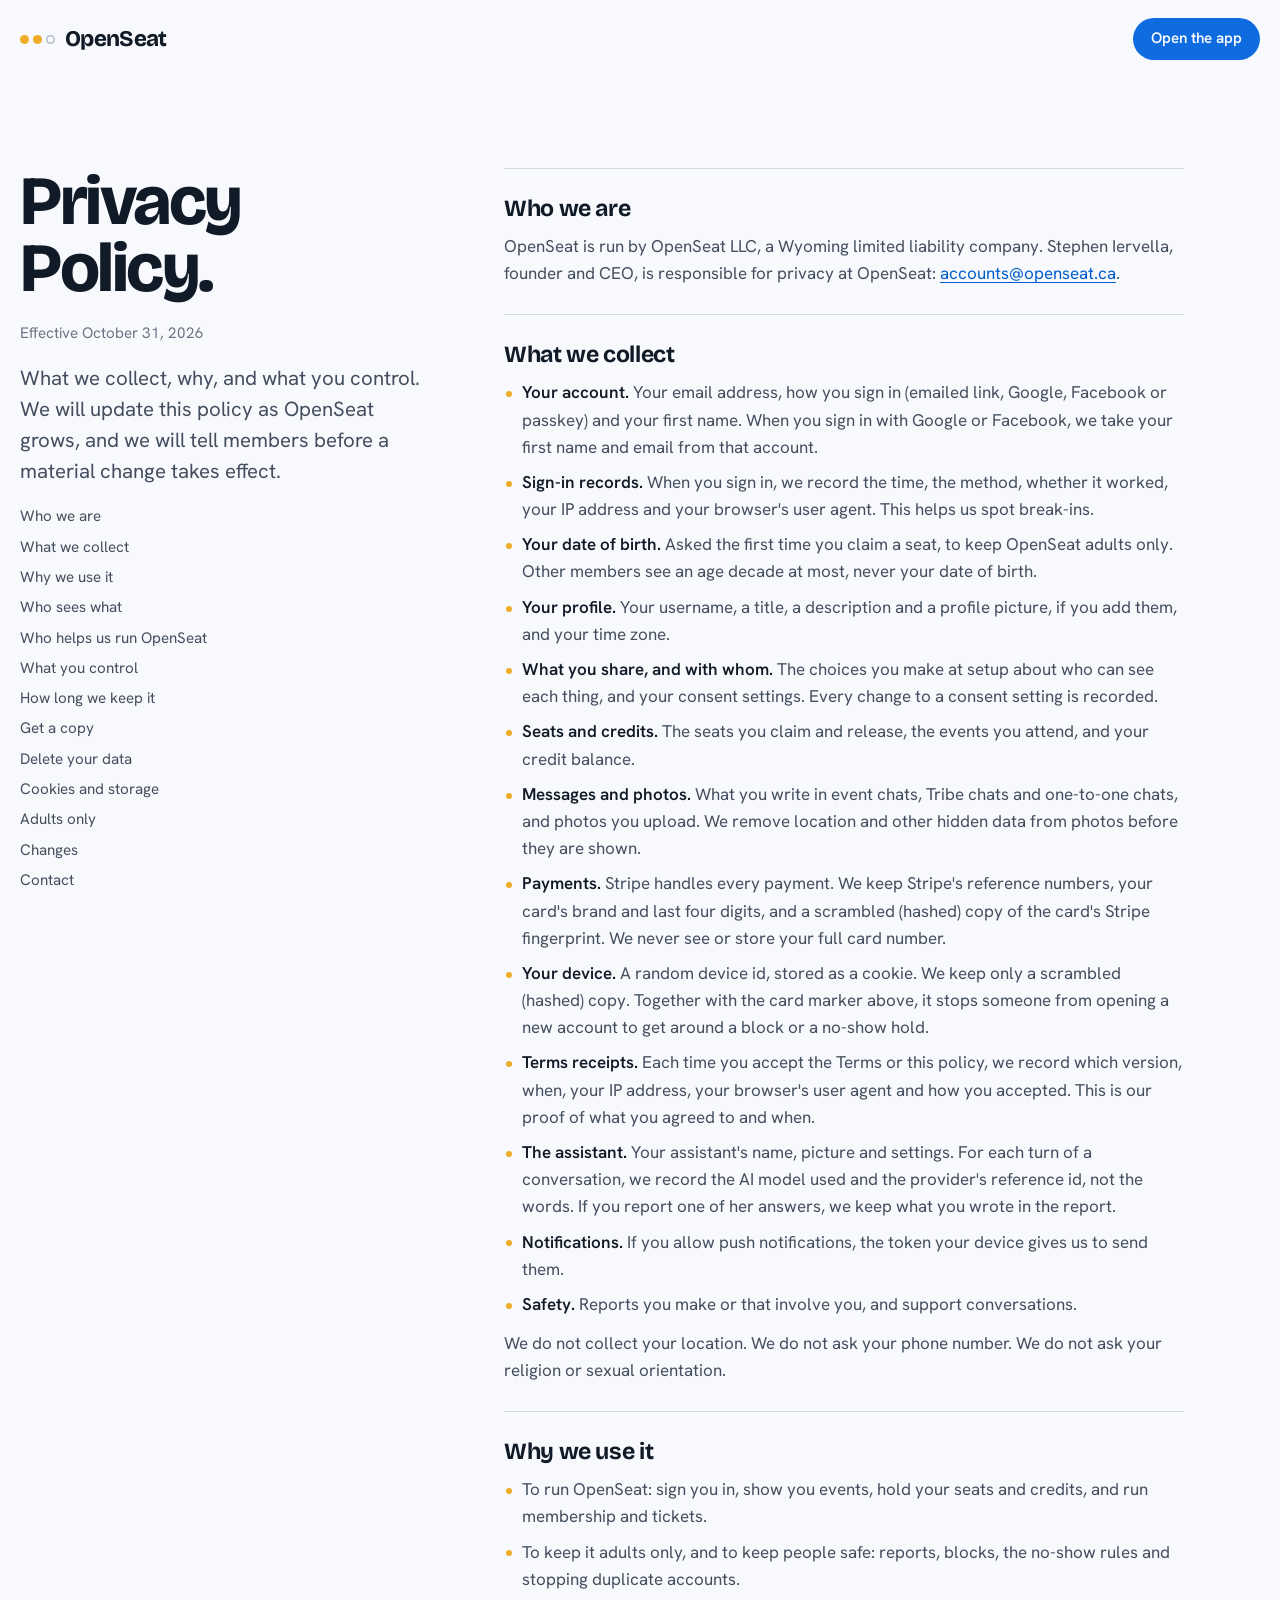
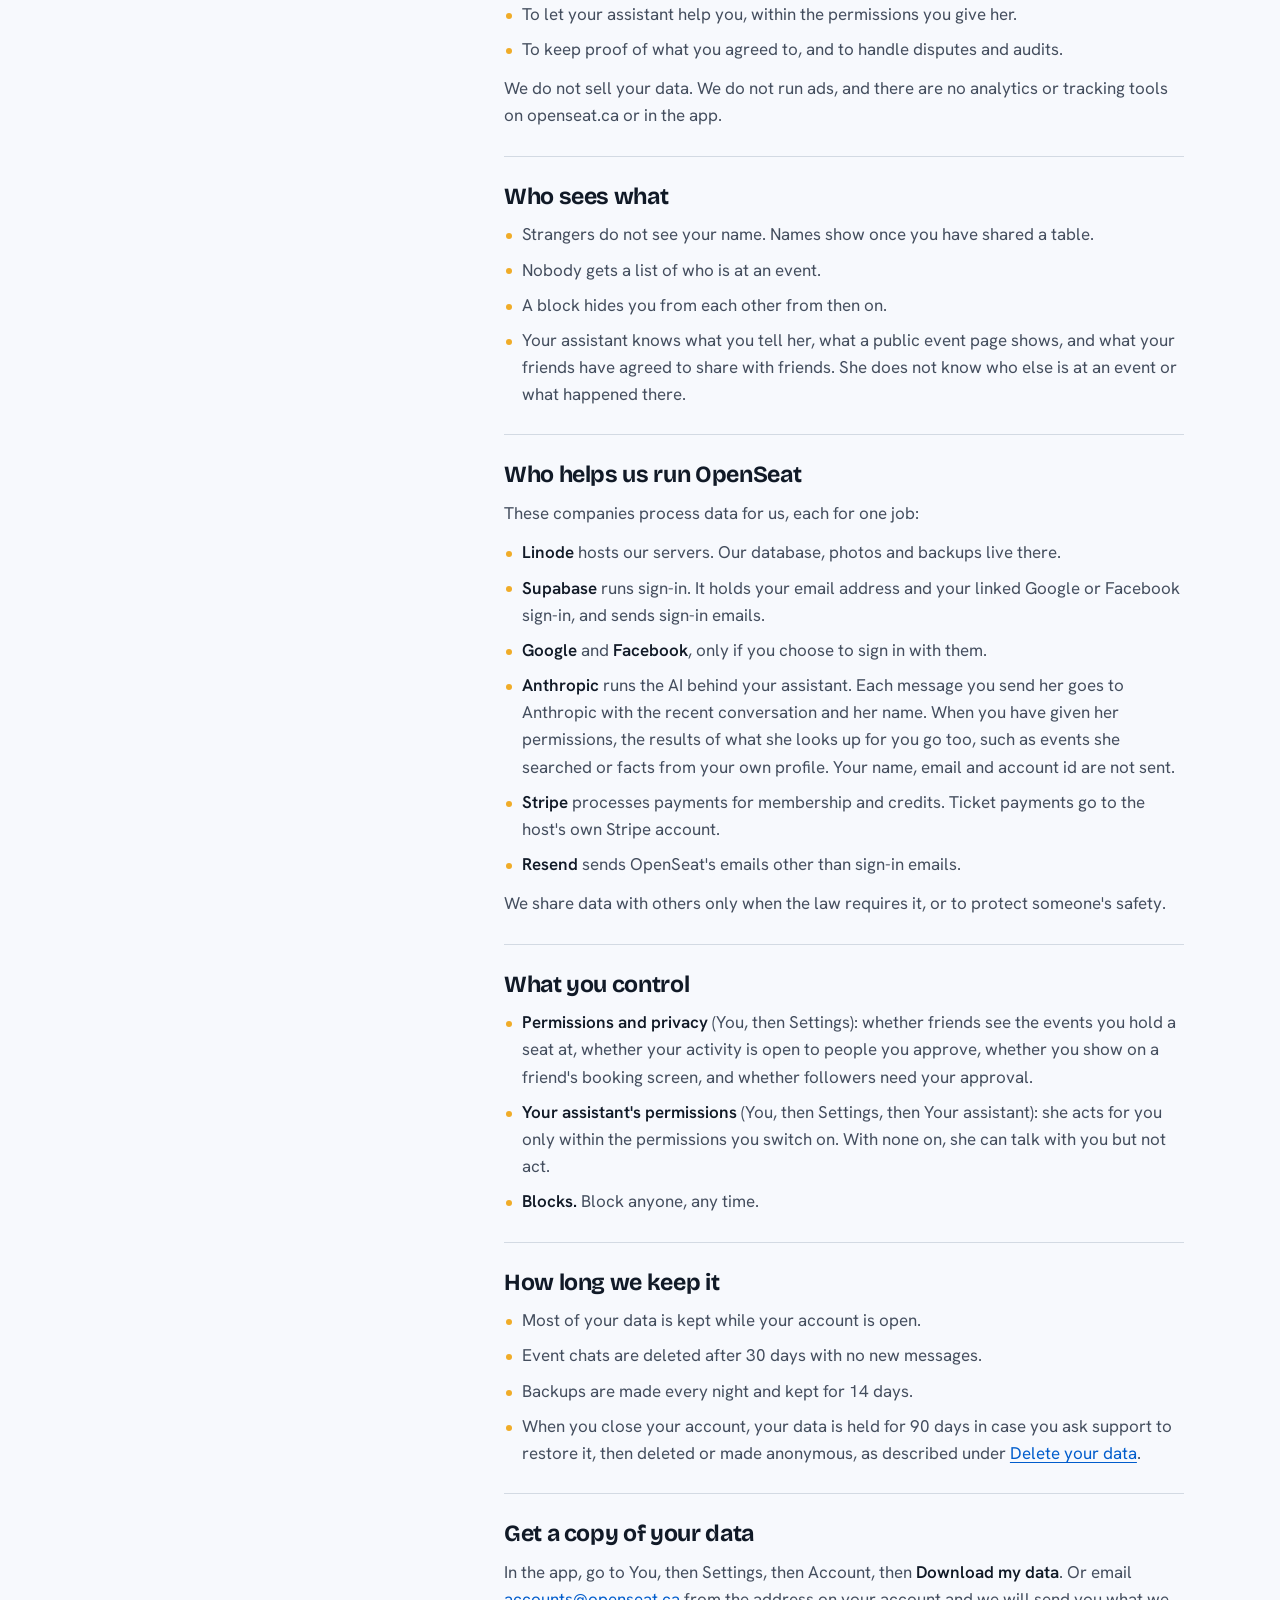
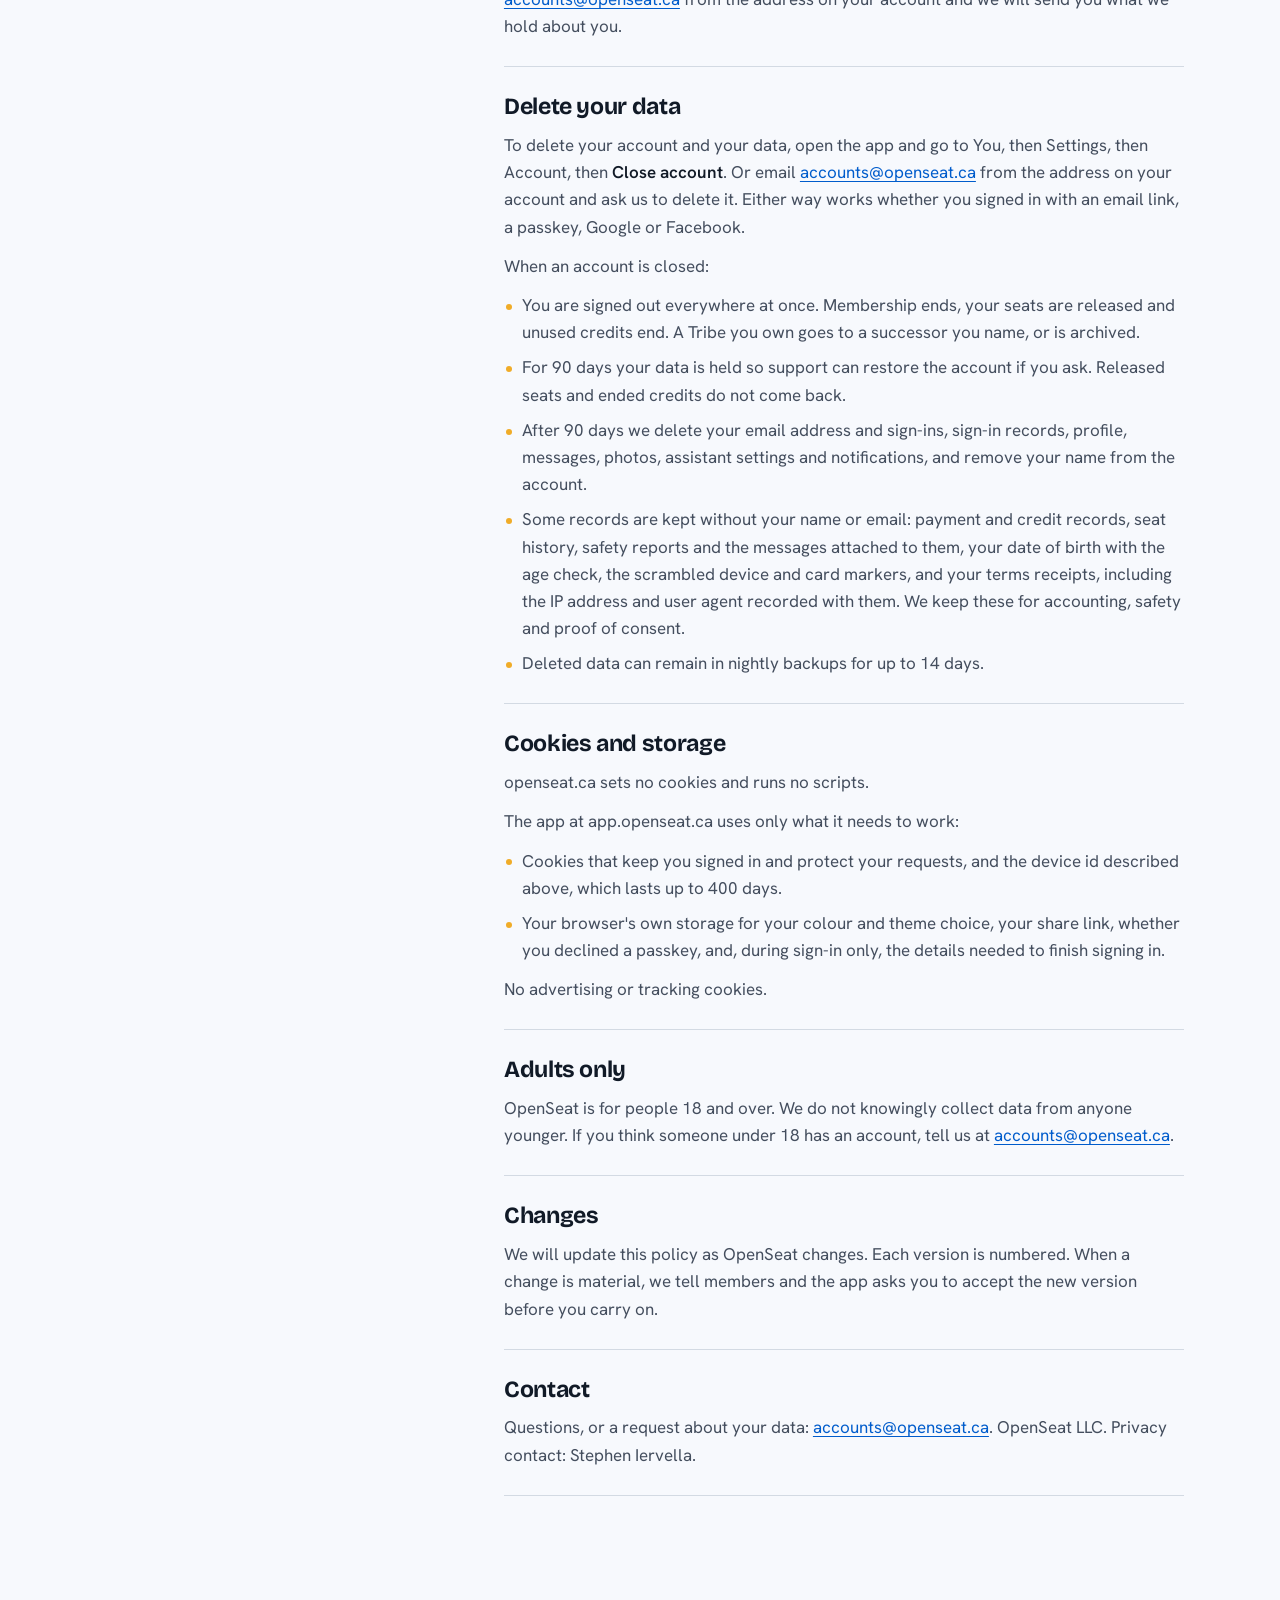
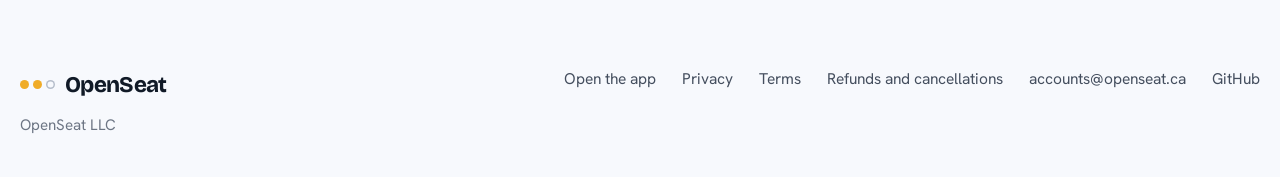
<file: privacy.html>
<!doctype html>
<html lang="en">
<head>
<meta charset="utf-8">
<meta name="viewport" content="width=device-width, initial-scale=1, viewport-fit=cover">
<title>Privacy Policy | OpenSeat</title>
<meta name="description" content="What OpenSeat collects, why, who helps us run it, what you control, and how to get a copy of your data or delete it.">
<link rel="canonical" href="https://openseat.ca/privacy">
<meta name="color-scheme" content="light dark">
<meta name="theme-color" content="#f6f8fc" media="(prefers-color-scheme: light)">
<meta name="theme-color" content="#11151d" media="(prefers-color-scheme: dark)">
<link rel="icon" href="assets/icon-192.png" type="image/png">
<link rel="apple-touch-icon" href="assets/apple-touch-icon.png">
<link rel="preload" href="assets/fonts/bricolage-grotesque.woff2" as="font" type="font/woff2" crossorigin>
<link rel="preload" href="assets/fonts/hanken-grotesk.woff2" as="font" type="font/woff2" crossorigin>
<link rel="stylesheet" href="site.css">
</head>
<body>
<!--
  DRAFT for Stephen's approval (2026-10-31). Counsel's final version is checklist W8-025;
  this page stands until then. Every fact here was checked against the code, migrations and
  deploy notes; the source list is in the worker's report, not on the page.
  [COUNSEL] Which privacy regime applies, lawful bases, cross-border transfer notice and the
  automated-decision disclosure (S14 gates 1, 2, 6) are counsel's; geography is open.
-->
<a class="skip" href="#main">Skip to content</a>

<header class="top">
  <div class="wrap top-row">
    <a class="brand" href="/" aria-label="OpenSeat home">
      <span class="pips" aria-hidden="true"><i class="on"></i><i class="on"></i><i></i></span>
      <span class="brand-word">OpenSeat</span>
    </a>
    <a class="btn btn-small top-cta" href="https://app.openseat.ca">Open the app</a>
  </div>
</header>

<main id="main">
<article class="legal">
  <div class="wrap legal-grid">
    <div class="legal-head">
      <h1 class="h2">Privacy Policy.</h1>
      <p class="legal-meta">Effective October 31, 2026</p>
      <p class="lede">What we collect, why, and what you control. We will update this policy as OpenSeat grows, and we will tell members before a material change takes effect.</p>
      <nav class="legal-toc" aria-label="On this page">
        <a href="#who">Who we are</a>
        <a href="#collect">What we collect</a>
        <a href="#why">Why we use it</a>
        <a href="#see">Who sees what</a>
        <a href="#share">Who helps us run OpenSeat</a>
        <a href="#control">What you control</a>
        <a href="#keep">How long we keep it</a>
        <a href="#copy">Get a copy</a>
        <a href="#delete">Delete your data</a>
        <a href="#cookies">Cookies and storage</a>
        <a href="#adults">Adults only</a>
        <a href="#changes">Changes</a>
        <a href="#contact">Contact</a>
      </nav>
    </div>

    <div class="legal-body">
      <section id="who">
        <h2>Who we are</h2>
        <p>OpenSeat is run by OpenSeat LLC, a Wyoming limited liability company. Stephen Iervella, founder and CEO, is responsible for privacy at OpenSeat: <a href="mailto:accounts@openseat.ca">accounts@openseat.ca</a>.</p>
      </section>

      <section id="collect">
        <h2>What we collect</h2>
        <ul>
          <li><strong>Your account.</strong> Your email address, how you sign in (emailed link, Google, Facebook or passkey) and your first name. When you sign in with Google or Facebook, we take your first name and email from that account.</li>
          <li><strong>Sign-in records.</strong> When you sign in, we record the time, the method, whether it worked, your IP address and your browser's user agent. This helps us spot break-ins.</li>
          <li><strong>Your date of birth.</strong> Asked the first time you claim a seat, to keep OpenSeat adults only. Other members see an age decade at most, never your date of birth.</li>
          <li><strong>Your profile.</strong> Your username, a title, a description and a profile picture, if you add them, and your time zone.</li>
          <li><strong>What you share, and with whom.</strong> The choices you make at setup about who can see each thing, and your consent settings. Every change to a consent setting is recorded.</li>
          <li><strong>Seats and credits.</strong> The seats you claim and release, the events you attend, and your credit balance.</li>
          <li><strong>Messages and photos.</strong> What you write in event chats, Tribe chats and one-to-one chats, and photos you upload. We remove location and other hidden data from photos before they are shown.</li>
          <li><strong>Payments.</strong> Stripe handles every payment. We keep Stripe's reference numbers, your card's brand and last four digits, and a scrambled (hashed) copy of the card's Stripe fingerprint. We never see or store your full card number.</li>
          <li><strong>Your device.</strong> A random device id, stored as a cookie. We keep only a scrambled (hashed) copy. Together with the card marker above, it stops someone from opening a new account to get around a block or a no-show hold.</li>
          <li><strong>Terms receipts.</strong> Each time you accept the Terms or this policy, we record which version, when, your IP address, your browser's user agent and how you accepted. This is our proof of what you agreed to and when.</li>
          <li><strong>The assistant.</strong> Your assistant's name, picture and settings. For each turn of a conversation, we record the AI model used and the provider's reference id, not the words. If you report one of her answers, we keep what you wrote in the report.</li>
          <li><strong>Notifications.</strong> If you allow push notifications, the token your device gives us to send them.</li>
          <li><strong>Safety.</strong> Reports you make or that involve you, and support conversations.</li>
        </ul>
        <p>We do not collect your location. We do not ask your phone number. We do not ask your religion or sexual orientation.</p>
      </section>

      <section id="why">
        <h2>Why we use it</h2>
        <ul>
          <li>To run OpenSeat: sign you in, show you events, hold your seats and credits, and run membership and tickets.</li>
          <li>To keep it adults only, and to keep people safe: reports, blocks, the no-show rules and stopping duplicate accounts.</li>
          <li>To let your assistant help you, within the permissions you give her.</li>
          <li>To keep proof of what you agreed to, and to handle disputes and audits.</li>
        </ul>
        <p>We do not sell your data. We do not run ads, and there are no analytics or tracking tools on openseat.ca or in the app.</p>
        <!-- [COUNSEL] Lawful basis per purpose, for the regime that applies. -->
      </section>

      <section id="see">
        <h2>Who sees what</h2>
        <ul>
          <li>Strangers do not see your name. Names show once you have shared a table.</li>
          <li>Nobody gets a list of who is at an event.</li>
          <li>A block hides you from each other from then on.</li>
          <li>Your assistant knows what you tell her, what a public event page shows, and what your friends have agreed to share with friends. She does not know who else is at an event or what happened there.</li>
        </ul>
      </section>

      <section id="share">
        <h2>Who helps us run OpenSeat</h2>
        <p>These companies process data for us, each for one job:</p>
        <ul>
          <li><strong>Linode</strong> hosts our servers. Our database, photos and backups live there.</li>
          <li><strong>Supabase</strong> runs sign-in. It holds your email address and your linked Google or Facebook sign-in, and sends sign-in emails.</li>
          <li><strong>Google</strong> and <strong>Facebook</strong>, only if you choose to sign in with them.</li>
          <li><strong>Anthropic</strong> runs the AI behind your assistant. Each message you send her goes to Anthropic with the recent conversation and her name. When you have given her permissions, the results of what she looks up for you go too, such as events she searched or facts from your own profile. Your name, email and account id are not sent.</li>
          <li><strong>Stripe</strong> processes payments for membership and credits. Ticket payments go to the host's own Stripe account.</li>
          <li><strong>Resend</strong> sends OpenSeat's emails other than sign-in emails.</li>
        </ul>
        <p>We share data with others only when the law requires it, or to protect someone's safety.</p>
        <!-- [COUNSEL] Disclosure-to-authorities wording (S14 gate 21). -->
        <!-- [COUNSEL] S14 gates 1 and 2: DPAs and cross-border transfer assessments per processor; the transfer notice wording. -->
      </section>

      <section id="control">
        <h2>What you control</h2>
        <ul>
          <li><strong>Permissions and privacy</strong> (You, then Settings): whether friends see the events you hold a seat at, whether your activity is open to people you approve, whether you show on a friend's booking screen, and whether followers need your approval.</li>
          <li><strong>Your assistant's permissions</strong> (You, then Settings, then Your assistant): she acts for you only within the permissions you switch on. With none on, she can talk with you but not act.</li>
          <li><strong>Blocks.</strong> Block anyone, any time.</li>
        </ul>
      </section>

      <section id="keep">
        <h2>How long we keep it</h2>
        <ul>
          <li>Most of your data is kept while your account is open.</li>
          <li>Event chats are deleted after 30 days with no new messages.</li>
          <li>Backups are made every night and kept for 14 days.</li>
          <li>When you close your account, your data is held for 90 days in case you ask support to restore it, then deleted or made anonymous, as described under <a href="#delete">Delete your data</a>.</li>
        </ul>
        <!-- [COUNSEL] S14 gate 4: retention periods for the records kept after deletion (terms receipts, payment and safety records) are not set yet. -->
      </section>

      <section id="copy">
        <h2>Get a copy of your data</h2>
        <p>In the app, go to You, then Settings, then Account, then <strong>Download my data</strong>. Or email <a href="mailto:accounts@openseat.ca">accounts@openseat.ca</a> from the address on your account and we will send you what we hold about you.</p>
      </section>

      <section id="delete">
        <h2>Delete your data</h2>
        <p>To delete your account and your data, open the app and go to You, then Settings, then Account, then <strong>Close account</strong>. Or email <a href="mailto:accounts@openseat.ca">accounts@openseat.ca</a> from the address on your account and ask us to delete it. Either way works whether you signed in with an email link, a passkey, Google or Facebook.</p>
        <p>When an account is closed:</p>
        <ul>
          <li>You are signed out everywhere at once. Membership ends, your seats are released and unused credits end. A Tribe you own goes to a successor you name, or is archived.</li>
          <li>For 90 days your data is held so support can restore the account if you ask. Released seats and ended credits do not come back.</li>
          <li>After 90 days we delete your email address and sign-ins, sign-in records, profile, messages, photos, assistant settings and notifications, and remove your name from the account.</li>
          <li>Some records are kept without your name or email: payment and credit records, seat history, safety reports and the messages attached to them, your date of birth with the age check, the scrambled device and card markers, and your terms receipts, including the IP address and user agent recorded with them. We keep these for accounting, safety and proof of consent.</li>
          <li>Deleted data can remain in nightly backups for up to 14 days.</li>
        </ul>
        <!-- [COUNSEL] S14 gates 3 and 43: completeness of erasure and the legal-hold carve-out. -->
      </section>

      <section id="cookies">
        <h2>Cookies and storage</h2>
        <p>openseat.ca sets no cookies and runs no scripts.</p>
        <p>The app at app.openseat.ca uses only what it needs to work:</p>
        <ul>
          <li>Cookies that keep you signed in and protect your requests, and the device id described above, which lasts up to 400 days.</li>
          <li>Your browser's own storage for your colour and theme choice, your share link, whether you declined a passkey, and, during sign-in only, the details needed to finish signing in.</li>
        </ul>
        <p>No advertising or tracking cookies.</p>
      </section>

      <section id="adults">
        <h2>Adults only</h2>
        <p>OpenSeat is for people 18 and over. We do not knowingly collect data from anyone younger. If you think someone under 18 has an account, tell us at <a href="mailto:accounts@openseat.ca">accounts@openseat.ca</a>.</p>
      </section>

      <section id="changes">
        <h2>Changes</h2>
        <p>We will update this policy as OpenSeat changes. Each version is numbered. When a change is material, we tell members and the app asks you to accept the new version before you carry on.</p>
      </section>

      <section id="contact">
        <h2>Contact</h2>
        <p>Questions, or a request about your data: <a href="mailto:accounts@openseat.ca">accounts@openseat.ca</a>. OpenSeat LLC. Privacy contact: Stephen Iervella.</p>
      </section>
    </div>
  </div>
</article>
</main>

<footer class="foot">
  <div class="wrap foot-grid">
    <div>
      <a class="brand" href="/" aria-label="OpenSeat home">
        <span class="pips" aria-hidden="true"><i class="on"></i><i class="on"></i><i></i></span>
        <span class="brand-word">OpenSeat</span>
      </a>
      <p class="foot-line">OpenSeat LLC</p>
    </div>
    <nav class="foot-nav" aria-label="Footer">
      <a href="https://app.openseat.ca">Open the app</a>
      <a href="/privacy" aria-current="page">Privacy</a>
      <a href="/terms">Terms</a>
      <a href="/refunds">Refunds and cancellations</a>
      <a href="mailto:accounts@openseat.ca">accounts@openseat.ca</a>
      <a href="https://github.com/openseat-social">GitHub</a>
    </nav>
  </div>
</footer>
</body>
</html>
</file>
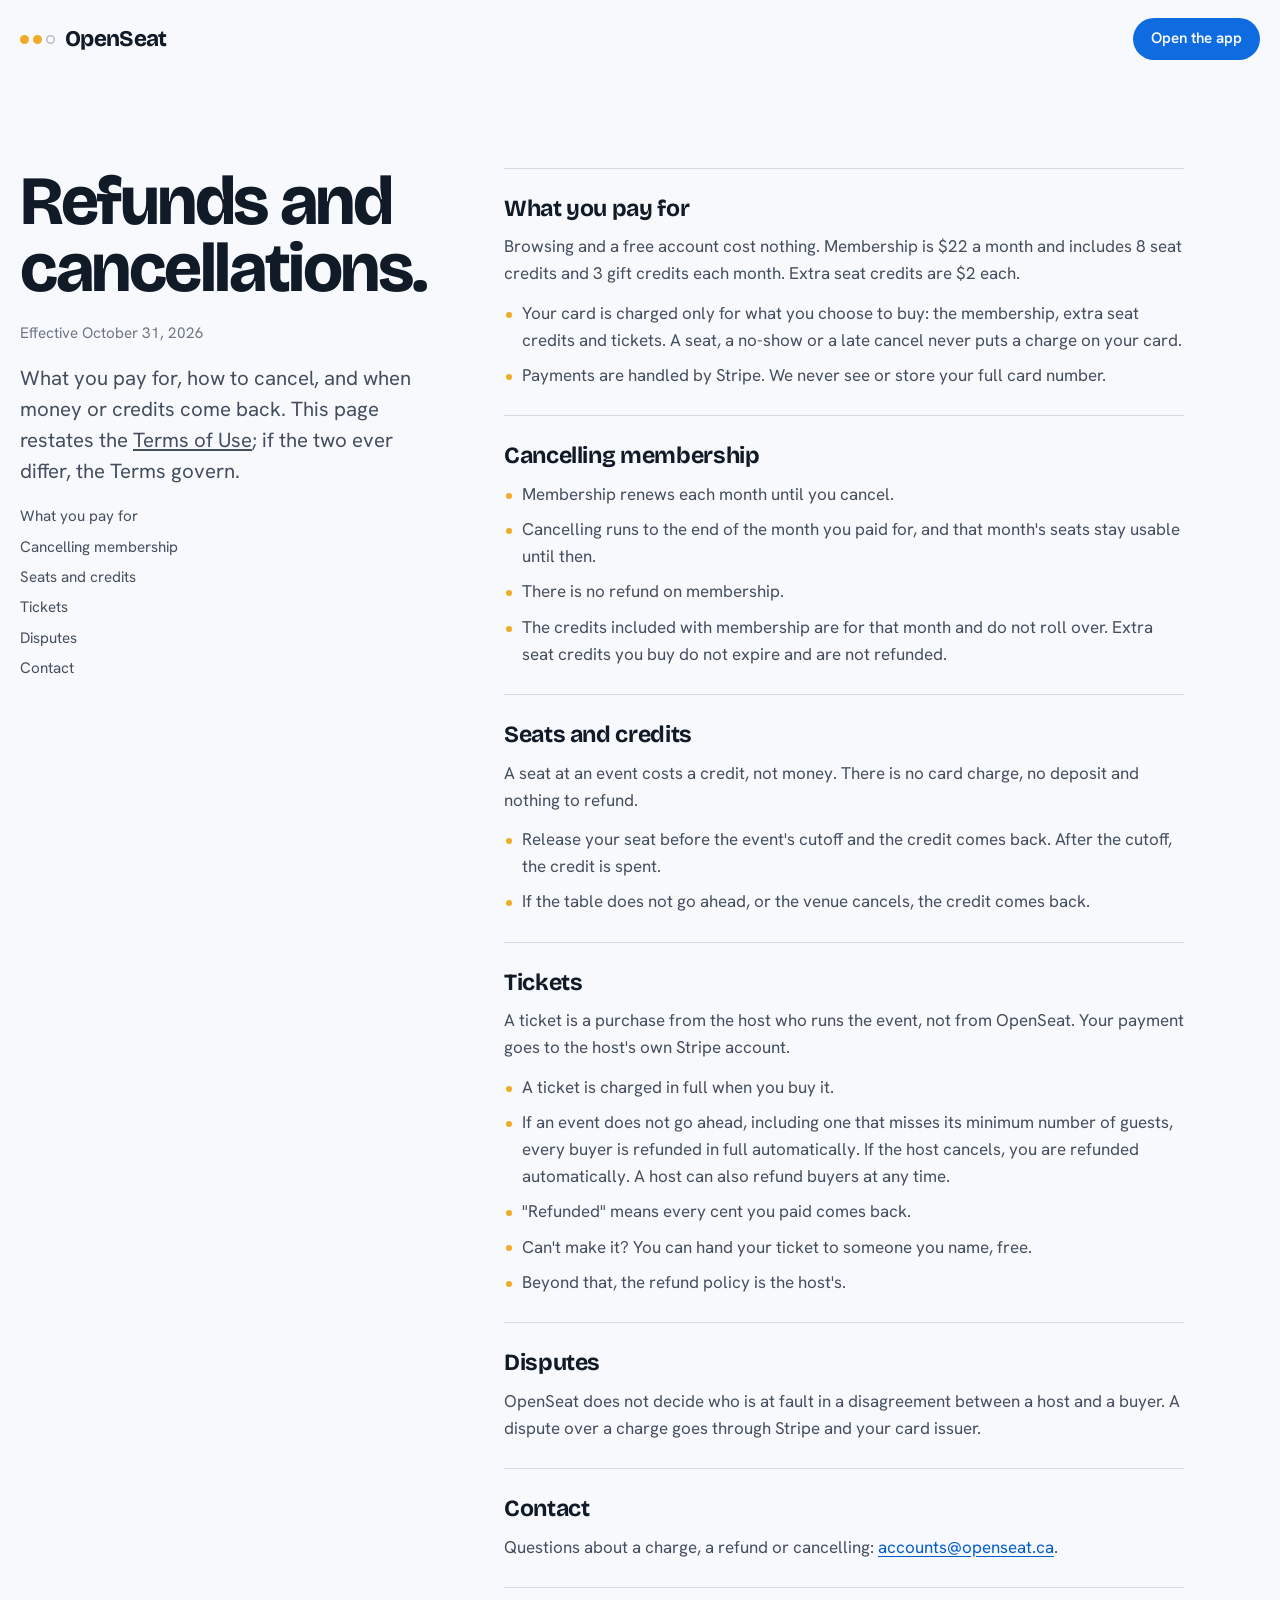
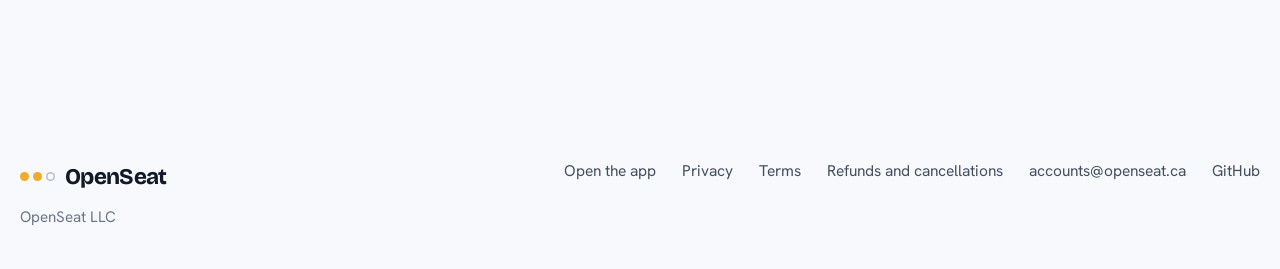
<file: refunds.html>
<!doctype html>
<html lang="en">
<head>
<meta charset="utf-8">
<meta name="viewport" content="width=device-width, initial-scale=1, viewport-fit=cover">
<title>Refunds and Cancellations | OpenSeat</title>
<meta name="description" content="What you pay OpenSeat for, how to cancel membership, when seat credits come back, and how ticket refunds work.">
<link rel="canonical" href="https://openseat.ca/refunds">
<meta name="color-scheme" content="light dark">
<meta name="theme-color" content="#f6f8fc" media="(prefers-color-scheme: light)">
<meta name="theme-color" content="#11151d" media="(prefers-color-scheme: dark)">
<link rel="icon" href="assets/icon-192.png" type="image/png">
<link rel="apple-touch-icon" href="assets/apple-touch-icon.png">
<link rel="preload" href="assets/fonts/bricolage-grotesque.woff2" as="font" type="font/woff2" crossorigin>
<link rel="preload" href="assets/fonts/hanken-grotesk.woff2" as="font" type="font/woff2" crossorigin>
<link rel="stylesheet" href="site.css">
</head>
<body>
<a class="skip" href="#main">Skip to content</a>

<header class="top">
  <div class="wrap top-row">
    <a class="brand" href="/" aria-label="OpenSeat home">
      <span class="pips" aria-hidden="true"><i class="on"></i><i class="on"></i><i></i></span>
      <span class="brand-word">OpenSeat</span>
    </a>
    <a class="btn btn-small top-cta" href="https://app.openseat.ca">Open the app</a>
  </div>
</header>

<main id="main">
<article class="legal">
  <div class="wrap legal-grid">
    <div class="legal-head">
      <h1 class="h2">Refunds and cancellations.</h1>
      <p class="legal-meta">Effective October 31, 2026</p>
      <p class="lede">What you pay for, how to cancel, and when money or credits come back. This page restates the <a href="/terms">Terms of Use</a>; if the two ever differ, the Terms govern.</p>
      <nav class="legal-toc" aria-label="On this page">
        <a href="#pay">What you pay for</a>
        <a href="#cancel">Cancelling membership</a>
        <a href="#seats">Seats and credits</a>
        <a href="#tickets">Tickets</a>
        <a href="#disputes">Disputes</a>
        <a href="#contact">Contact</a>
      </nav>
    </div>

    <div class="legal-body">
      <section id="pay">
        <h2>What you pay for</h2>
        <p>Browsing and a free account cost nothing. Membership is $22 a month and includes 8 seat credits and 3 gift credits each month. Extra seat credits are $2 each.</p>
        <ul>
          <li>Your card is charged only for what you choose to buy: the membership, extra seat credits and tickets. A seat, a no-show or a late cancel never puts a charge on your card.</li>
          <li>Payments are handled by Stripe. We never see or store your full card number.</li>
        </ul>
      </section>

      <section id="cancel">
        <h2>Cancelling membership</h2>
        <ul>
          <li>Membership renews each month until you cancel.</li>
          <li>Cancelling runs to the end of the month you paid for, and that month's seats stay usable until then.</li>
          <li>There is no refund on membership.</li>
          <li>The credits included with membership are for that month and do not roll over. Extra seat credits you buy do not expire and are not refunded.</li>
        </ul>
      </section>

      <section id="seats">
        <h2>Seats and credits</h2>
        <p>A seat at an event costs a credit, not money. There is no card charge, no deposit and nothing to refund.</p>
        <ul>
          <li>Release your seat before the event's cutoff and the credit comes back. After the cutoff, the credit is spent.</li>
          <li>If the table does not go ahead, or the venue cancels, the credit comes back.</li>
        </ul>
      </section>

      <section id="tickets">
        <h2>Tickets</h2>
        <p>A ticket is a purchase from the host who runs the event, not from OpenSeat. Your payment goes to the host's own Stripe account.</p>
        <ul>
          <li>A ticket is charged in full when you buy it.</li>
          <li>If an event does not go ahead, including one that misses its minimum number of guests, every buyer is refunded in full automatically. If the host cancels, you are refunded automatically. A host can also refund buyers at any time.</li>
          <li>"Refunded" means every cent you paid comes back.</li>
          <li>Can't make it? You can hand your ticket to someone you name, free.</li>
          <li>Beyond that, the refund policy is the host's.</li>
        </ul>
      </section>

      <section id="disputes">
        <h2>Disputes</h2>
        <p>OpenSeat does not decide who is at fault in a disagreement between a host and a buyer. A dispute over a charge goes through Stripe and your card issuer.</p>
      </section>

      <section id="contact">
        <h2>Contact</h2>
        <p>Questions about a charge, a refund or cancelling: <a href="mailto:accounts@openseat.ca">accounts@openseat.ca</a>.</p>
      </section>
    </div>
  </div>
</article>
</main>

<footer class="foot">
  <div class="wrap foot-grid">
    <div>
      <a class="brand" href="/" aria-label="OpenSeat home">
        <span class="pips" aria-hidden="true"><i class="on"></i><i class="on"></i><i></i></span>
        <span class="brand-word">OpenSeat</span>
      </a>
      <p class="foot-line">OpenSeat LLC</p>
    </div>
    <nav class="foot-nav" aria-label="Footer">
      <a href="https://app.openseat.ca">Open the app</a>
      <a href="/privacy">Privacy</a>
      <a href="/terms">Terms</a>
      <a href="/refunds" aria-current="page">Refunds and cancellations</a>
      <a href="mailto:accounts@openseat.ca">accounts@openseat.ca</a>
      <a href="https://github.com/openseat-social">GitHub</a>
    </nav>
  </div>
</footer>
</body>
</html>
</file>
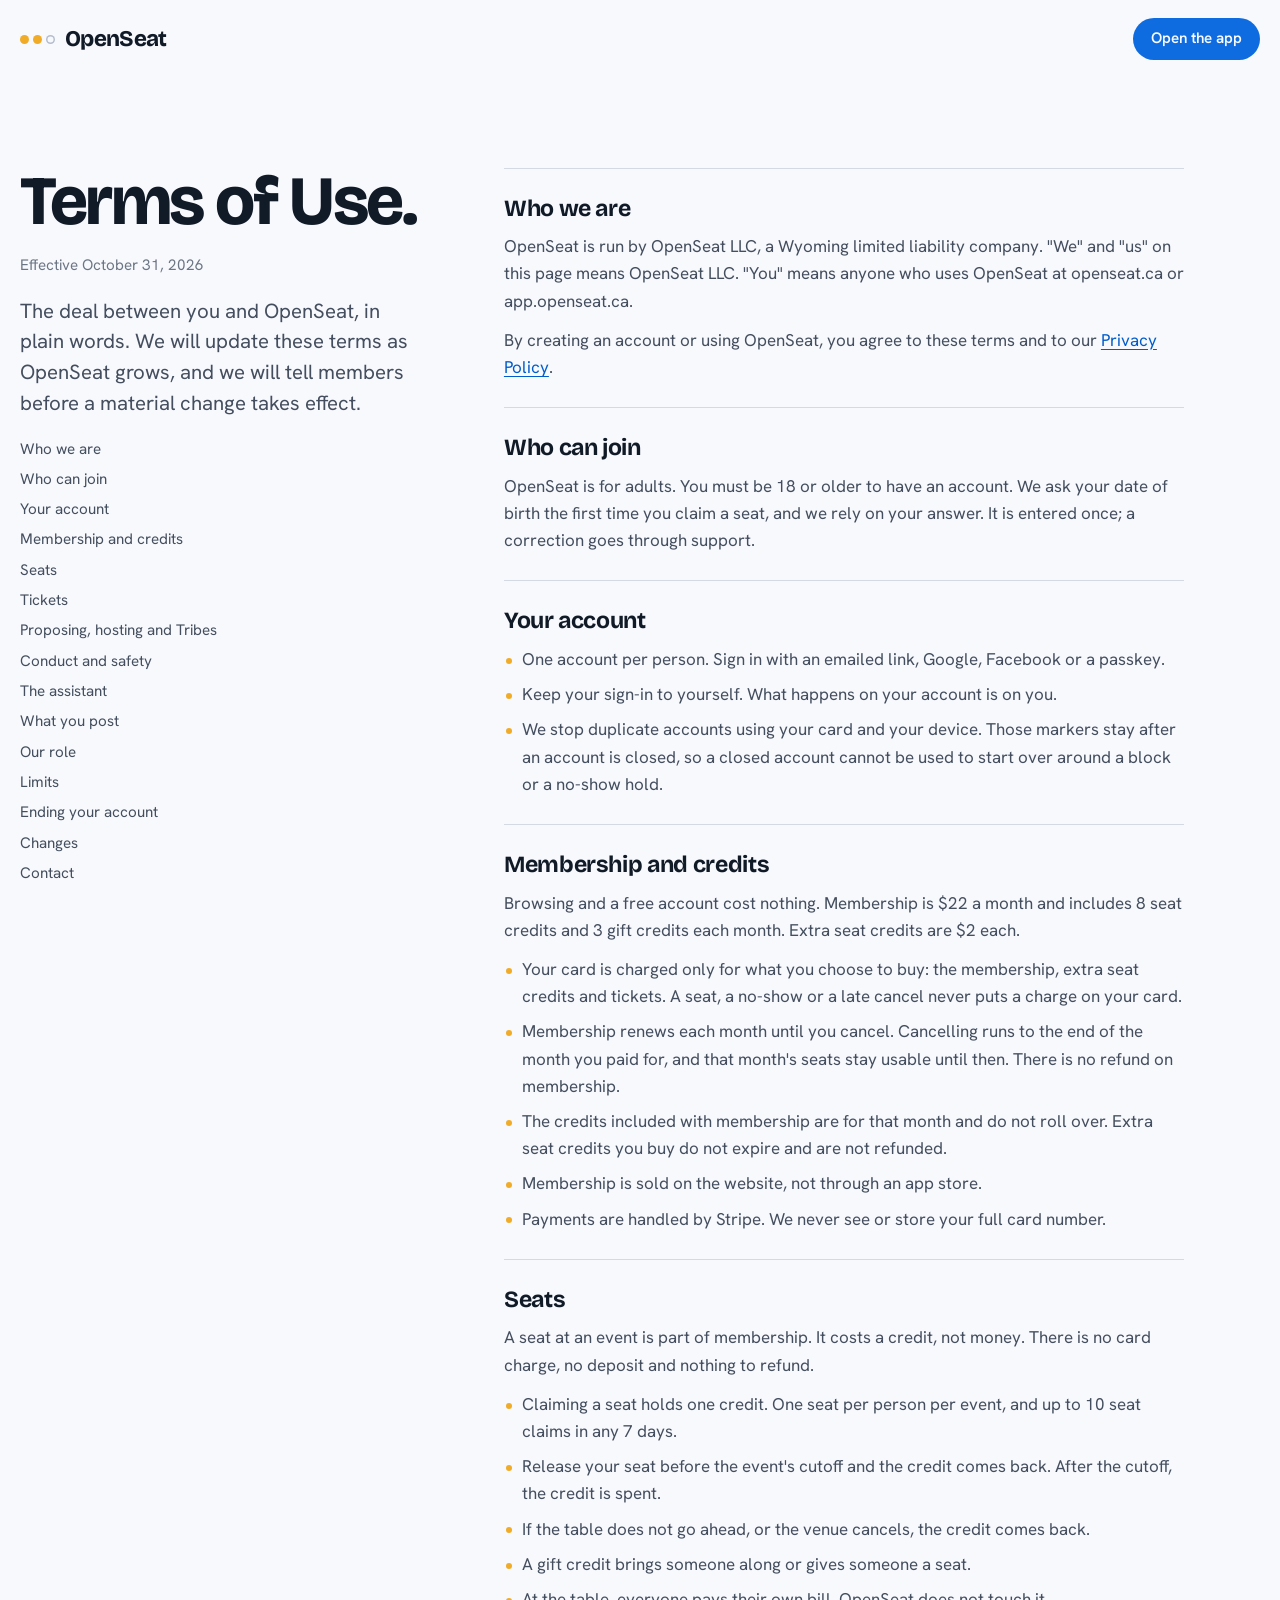
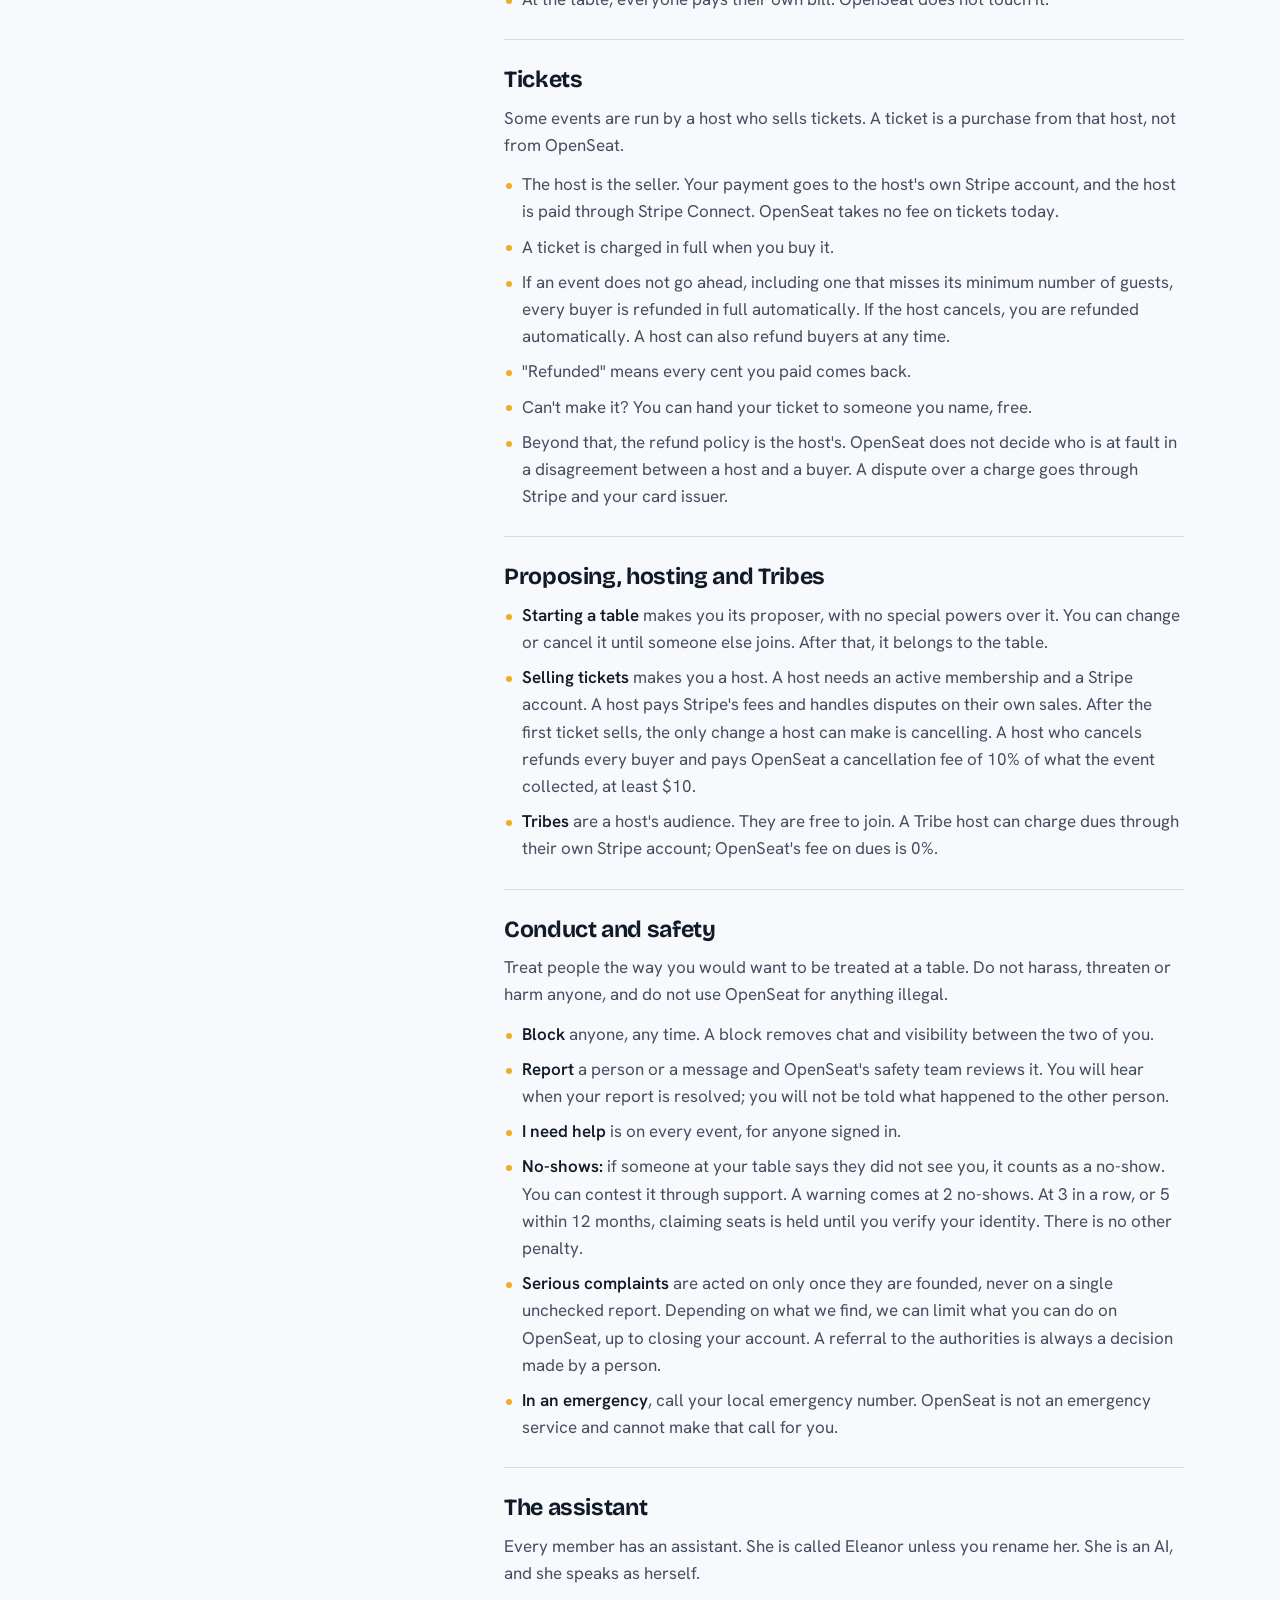
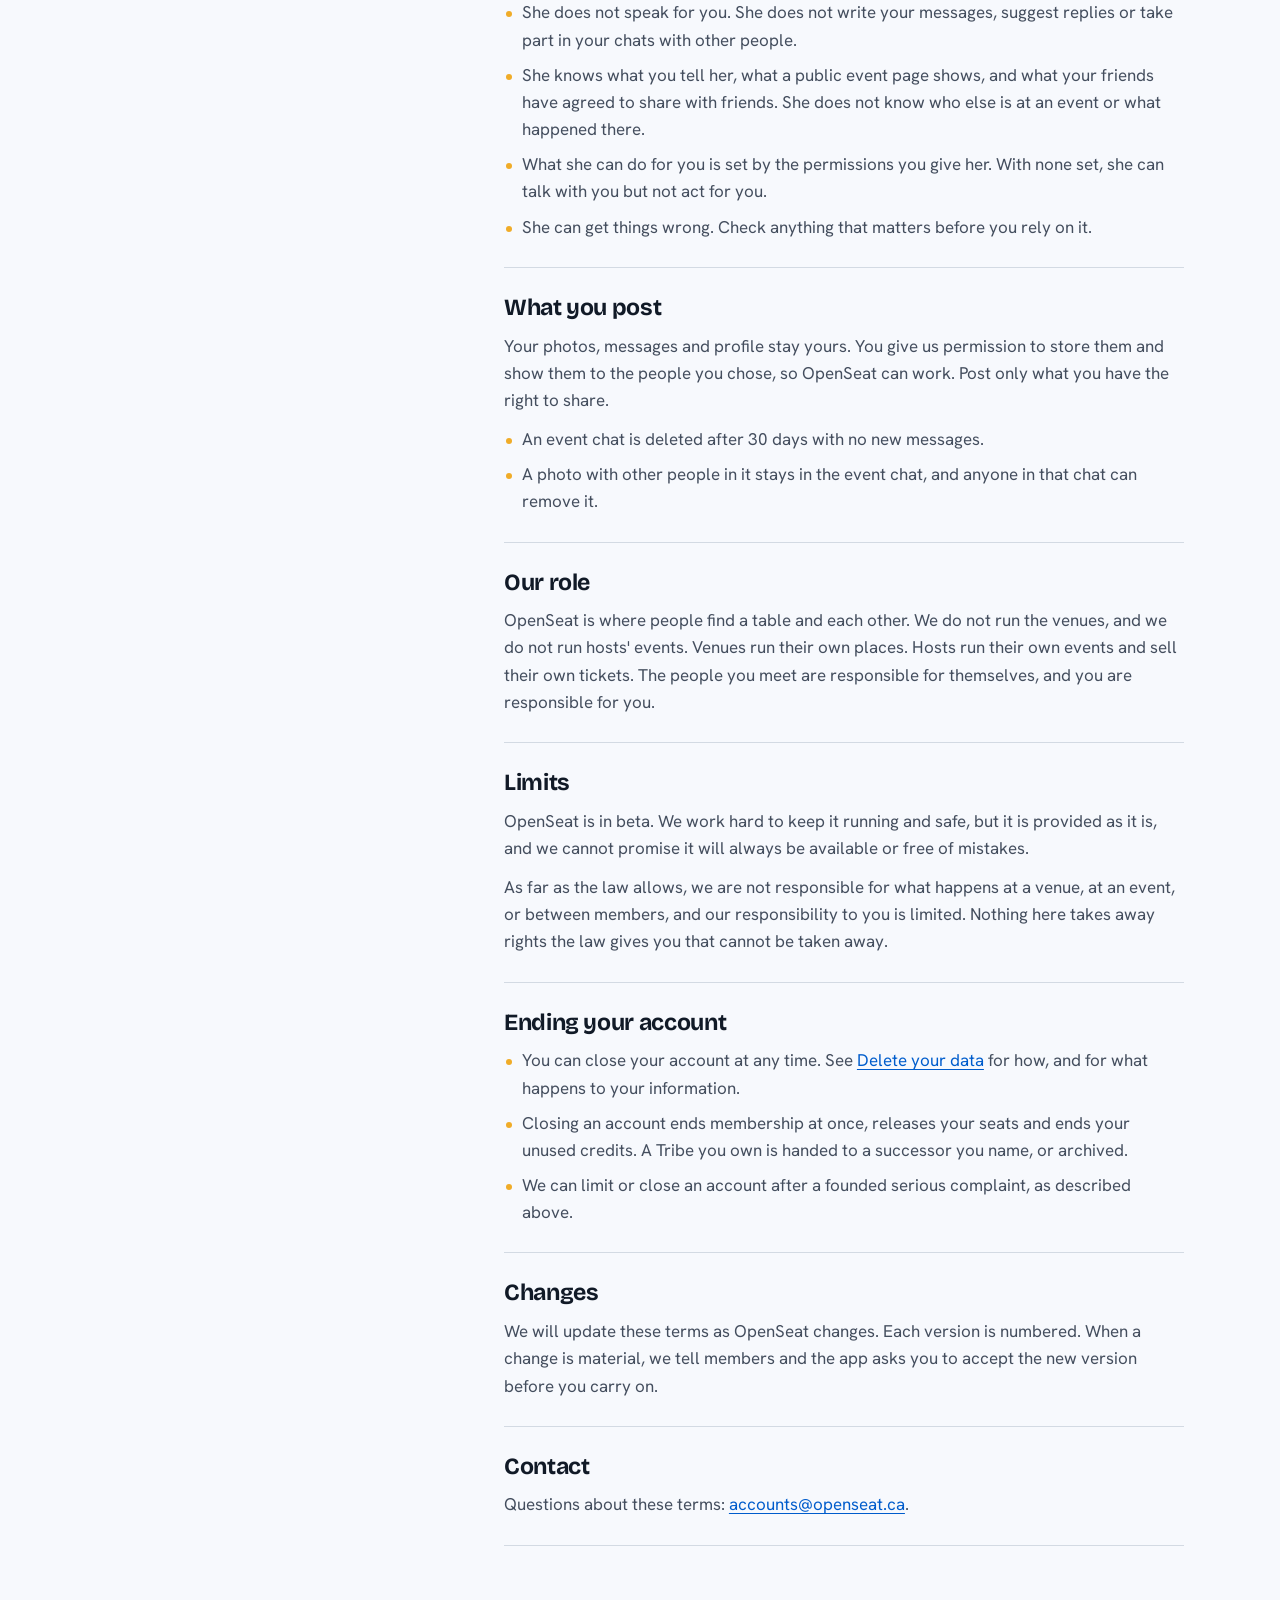
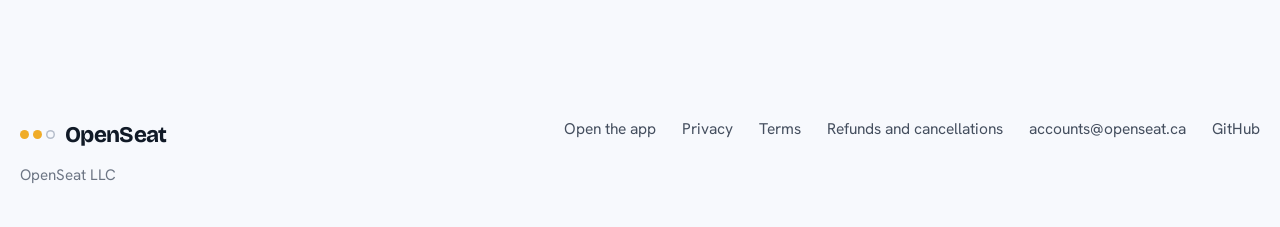
<file: terms.html>
<!doctype html>
<html lang="en">
<head>
<meta charset="utf-8">
<meta name="viewport" content="width=device-width, initial-scale=1, viewport-fit=cover">
<title>Terms of Use | OpenSeat</title>
<meta name="description" content="The rules for using OpenSeat: who can join, how seats, credits and tickets work, how we keep things safe, and what we are and are not responsible for.">
<link rel="canonical" href="https://openseat.ca/terms">
<meta name="color-scheme" content="light dark">
<meta name="theme-color" content="#f6f8fc" media="(prefers-color-scheme: light)">
<meta name="theme-color" content="#11151d" media="(prefers-color-scheme: dark)">
<link rel="icon" href="assets/icon-192.png" type="image/png">
<link rel="apple-touch-icon" href="assets/apple-touch-icon.png">
<link rel="preload" href="assets/fonts/bricolage-grotesque.woff2" as="font" type="font/woff2" crossorigin>
<link rel="preload" href="assets/fonts/hanken-grotesk.woff2" as="font" type="font/woff2" crossorigin>
<link rel="stylesheet" href="site.css">
</head>
<body>
<!--
  DRAFT for Stephen's approval (2026-10-31). Counsel's final version is checklist W8-025;
  this page stands until then. Every product fact here traces to doctrine or code; the
  source list is in the worker's report, not on the page.
  [COUNSEL] Governing law and venue are not stated on purpose: geography is open
  (CURRENT-DOCTRINE rule 75) and jurisdiction is a counsel question (rule 78).
-->
<a class="skip" href="#main">Skip to content</a>

<header class="top">
  <div class="wrap top-row">
    <a class="brand" href="/" aria-label="OpenSeat home">
      <span class="pips" aria-hidden="true"><i class="on"></i><i class="on"></i><i></i></span>
      <span class="brand-word">OpenSeat</span>
    </a>
    <a class="btn btn-small top-cta" href="https://app.openseat.ca">Open the app</a>
  </div>
</header>

<main id="main">
<article class="legal">
  <div class="wrap legal-grid">
    <div class="legal-head">
      <h1 class="h2">Terms of Use.</h1>
      <p class="legal-meta">Effective October 31, 2026</p>
      <p class="lede">The deal between you and OpenSeat, in plain words. We will update these terms as OpenSeat grows, and we will tell members before a material change takes effect.</p>
      <nav class="legal-toc" aria-label="On this page">
        <a href="#who">Who we are</a>
        <a href="#eligibility">Who can join</a>
        <a href="#account">Your account</a>
        <a href="#membership">Membership and credits</a>
        <a href="#seats">Seats</a>
        <a href="#tickets">Tickets</a>
        <a href="#hosting">Proposing, hosting and Tribes</a>
        <a href="#conduct">Conduct and safety</a>
        <a href="#assistant">The assistant</a>
        <a href="#content">What you post</a>
        <a href="#role">Our role</a>
        <a href="#liability">Limits</a>
        <a href="#ending">Ending your account</a>
        <a href="#changes">Changes</a>
        <a href="#contact">Contact</a>
      </nav>
    </div>

    <div class="legal-body">
      <section id="who">
        <h2>Who we are</h2>
        <p>OpenSeat is run by OpenSeat LLC, a Wyoming limited liability company. "We" and "us" on this page means OpenSeat LLC. "You" means anyone who uses OpenSeat at openseat.ca or app.openseat.ca.</p>
        <p>By creating an account or using OpenSeat, you agree to these terms and to our <a href="privacy.html">Privacy Policy</a>.</p>
      </section>

      <section id="eligibility">
        <h2>Who can join</h2>
        <p>OpenSeat is for adults. You must be 18 or older to have an account. We ask your date of birth the first time you claim a seat, and we rely on your answer. It is entered once; a correction goes through support.</p>
        <!-- [COUNSEL] S14 gate 19: self-attestation is the ratified method; counsel confirms it is defensible wherever OpenSeat launches. -->
      </section>

      <section id="account">
        <h2>Your account</h2>
        <ul>
          <li>One account per person. Sign in with an emailed link, Google, Facebook or a passkey.</li>
          <li>Keep your sign-in to yourself. What happens on your account is on you.</li>
          <li>We stop duplicate accounts using your card and your device. Those markers stay after an account is closed, so a closed account cannot be used to start over around a block or a no-show hold.</li>
        </ul>
      </section>

      <section id="membership">
        <h2>Membership and credits</h2>
        <p>Browsing and a free account cost nothing. Membership is $22 a month and includes 8 seat credits and 3 gift credits each month. Extra seat credits are $2 each.</p>
        <ul>
          <li>Your card is charged only for what you choose to buy: the membership, extra seat credits and tickets. A seat, a no-show or a late cancel never puts a charge on your card.</li>
          <li>Membership renews each month until you cancel. Cancelling runs to the end of the month you paid for, and that month's seats stay usable until then. There is no refund on membership.</li>
          <li>The credits included with membership are for that month and do not roll over. Extra seat credits you buy do not expire and are not refunded.</li>
          <li>Membership is sold on the website, not through an app store.</li>
          <li>Payments are handled by Stripe. We never see or store your full card number.</li>
        </ul>
        <!-- [COUNSEL] S14 gates 23 (auto-renew disclosure), 24 (expiring credits vs gift-card/prepaid law), 29 (sales tax line), 30 (merchant of record and funds custody). -->
      </section>

      <section id="seats">
        <h2>Seats</h2>
        <p>A seat at an event is part of membership. It costs a credit, not money. There is no card charge, no deposit and nothing to refund.</p>
        <ul>
          <li>Claiming a seat holds one credit. One seat per person per event, and up to 10 seat claims in any 7 days.</li>
          <li>Release your seat before the event's cutoff and the credit comes back. After the cutoff, the credit is spent.</li>
          <li>If the table does not go ahead, or the venue cancels, the credit comes back.</li>
          <li>A gift credit brings someone along or gives someone a seat.</li>
          <li>At the table, everyone pays their own bill. OpenSeat does not touch it.</li>
        </ul>
      </section>

      <section id="tickets">
        <h2>Tickets</h2>
        <p>Some events are run by a host who sells tickets. A ticket is a purchase from that host, not from OpenSeat.</p>
        <ul>
          <li>The host is the seller. Your payment goes to the host's own Stripe account, and the host is paid through Stripe Connect. OpenSeat takes no fee on tickets today.</li>
          <li>A ticket is charged in full when you buy it.</li>
          <li>If an event does not go ahead, including one that misses its minimum number of guests, every buyer is refunded in full automatically. If the host cancels, you are refunded automatically. A host can also refund buyers at any time.</li>
          <li>"Refunded" means every cent you paid comes back.</li>
          <li>Can't make it? You can hand your ticket to someone you name, free.</li>
          <li>Beyond that, the refund policy is the host's. OpenSeat does not decide who is at fault in a disagreement between a host and a buyer. A dispute over a charge goes through Stripe and your card issuer.</li>
        </ul>
        <!-- [COUNSEL] S14 gate 28: ticketed host as merchant of record via Connect; consumer refund rights on host cancels. -->
      </section>

      <section id="hosting">
        <h2>Proposing, hosting and Tribes</h2>
        <ul>
          <li><strong>Starting a table</strong> makes you its proposer, with no special powers over it. You can change or cancel it until someone else joins. After that, it belongs to the table.</li>
          <li><strong>Selling tickets</strong> makes you a host. A host needs an active membership and a Stripe account. A host pays Stripe's fees and handles disputes on their own sales. After the first ticket sells, the only change a host can make is cancelling. A host who cancels refunds every buyer and pays OpenSeat a cancellation fee of 10% of what the event collected, at least $10.</li>
          <li><strong>Tribes</strong> are a host's audience. They are free to join. A Tribe host can charge dues through their own Stripe account; OpenSeat's fee on dues is 0%.</li>
        </ul>
        <!-- [COUNSEL] S14 §10.3: the host terms / merchant agreement is its own document; this section is the short version until counsel drafts it. -->
      </section>

      <section id="conduct">
        <h2>Conduct and safety</h2>
        <p>Treat people the way you would want to be treated at a table. Do not harass, threaten or harm anyone, and do not use OpenSeat for anything illegal.</p>
        <!-- [COUNSEL] S14 §10.4: the conduct standards themselves (S3) are not yet written down as a list; the sentence above is a placeholder baseline for counsel and Stephen. -->
        <ul>
          <li><strong>Block</strong> anyone, any time. A block removes chat and visibility between the two of you.</li>
          <li><strong>Report</strong> a person or a message and OpenSeat's safety team reviews it. You will hear when your report is resolved; you will not be told what happened to the other person.</li>
          <li><strong>I need help</strong> is on every event, for anyone signed in.</li>
          <li><strong>No-shows:</strong> if someone at your table says they did not see you, it counts as a no-show. You can contest it through support. A warning comes at 2 no-shows. At 3 in a row, or 5 within 12 months, claiming seats is held until you verify your identity. There is no other penalty.</li>
          <li><strong>Serious complaints</strong> are acted on only once they are founded, never on a single unchecked report. Depending on what we find, we can limit what you can do on OpenSeat, up to closing your account. A referral to the authorities is always a decision made by a person.</li>
          <li><strong>In an emergency</strong>, call your local emergency number. OpenSeat is not an emergency service and cannot make that call for you.</li>
        </ul>
      </section>

      <section id="assistant">
        <h2>The assistant</h2>
        <p>Every member has an assistant. She is called Eleanor unless you rename her. She is an AI, and she speaks as herself.</p>
        <ul>
          <li>She does not speak for you. She does not write your messages, suggest replies or take part in your chats with other people.</li>
          <li>She knows what you tell her, what a public event page shows, and what your friends have agreed to share with friends. She does not know who else is at an event or what happened there.</li>
          <li>What she can do for you is set by the permissions you give her. With none set, she can talk with you but not act for you.</li>
          <li>She can get things wrong. Check anything that matters before you rely on it.</li>
        </ul>
      </section>

      <section id="content">
        <h2>What you post</h2>
        <p>Your photos, messages and profile stay yours. You give us permission to store them and show them to the people you chose, so OpenSeat can work. Post only what you have the right to share.</p>
        <!-- [COUNSEL] The licence wording (scope, duration, sublicensing to processors) is a counsel draft; the sentence above states only the purpose. -->
        <ul>
          <li>An event chat is deleted after 30 days with no new messages.</li>
          <li>A photo with other people in it stays in the event chat, and anyone in that chat can remove it.</li>
        </ul>
      </section>

      <section id="role">
        <h2>Our role</h2>
        <p>OpenSeat is where people find a table and each other. We do not run the venues, and we do not run hosts' events. Venues run their own places. Hosts run their own events and sell their own tickets. The people you meet are responsible for themselves, and you are responsible for you.</p>
        <!-- [COUNSEL] Platform-not-party framing: confirm wording for the jurisdictions that apply. -->
      </section>

      <section id="liability">
        <h2>Limits</h2>
        <p>OpenSeat is in beta. We work hard to keep it running and safe, but it is provided as it is, and we cannot promise it will always be available or free of mistakes.</p>
        <p>As far as the law allows, we are not responsible for what happens at a venue, at an event, or between members, and our responsibility to you is limited. Nothing here takes away rights the law gives you that cannot be taken away.</p>
        <!-- [COUNSEL] Warranty disclaimer, limitation of liability (any cap and its amount), indemnity and dispute resolution are counsel's to draft. No figure is stated here on purpose. -->
      </section>

      <section id="ending">
        <h2>Ending your account</h2>
        <ul>
          <li>You can close your account at any time. See <a href="privacy.html#delete">Delete your data</a> for how, and for what happens to your information.</li>
          <li>Closing an account ends membership at once, releases your seats and ends your unused credits. A Tribe you own is handed to a successor you name, or archived.</li>
          <li>We can limit or close an account after a founded serious complaint, as described above.</li>
        </ul>
      </section>

      <section id="changes">
        <h2>Changes</h2>
        <p>We will update these terms as OpenSeat changes. Each version is numbered. When a change is material, we tell members and the app asks you to accept the new version before you carry on.</p>
      </section>

      <section id="contact">
        <h2>Contact</h2>
        <p>Questions about these terms: <a href="mailto:accounts@openseat.ca">accounts@openseat.ca</a>.</p>
      </section>
    </div>
  </div>
</article>
</main>

<footer class="foot">
  <div class="wrap foot-grid">
    <div>
      <a class="brand" href="/" aria-label="OpenSeat home">
        <span class="pips" aria-hidden="true"><i class="on"></i><i class="on"></i><i></i></span>
        <span class="brand-word">OpenSeat</span>
      </a>
      <p class="foot-line">OpenSeat LLC</p>
    </div>
    <nav class="foot-nav" aria-label="Footer">
      <a href="https://app.openseat.ca">Open the app</a>
      <a href="/privacy">Privacy</a>
      <a href="/terms" aria-current="page">Terms</a>
      <a href="/refunds">Refunds and cancellations</a>
      <a href="mailto:accounts@openseat.ca">accounts@openseat.ca</a>
      <a href="https://github.com/openseat-social">GitHub</a>
    </nav>
  </div>
</footer>
</body>
</html>
</file>
<file: site.css>
/* openseat.ca landing page. Static, no scripts, strict CSP (no inline styles).
   Blue is the app's accent hue (258, apps/web/src/next/tokens.css); pips are the app's seat pips.
   Fonts are self-hosted, OFL: Bricolage Grotesque (display), Hanken Grotesk (text). */

@font-face {
  font-family: "Bricolage Grotesque";
  src: url("assets/fonts/bricolage-grotesque.woff2") format("woff2");
  font-weight: 200 800; font-style: normal; font-display: swap;
}
@font-face {
  font-family: "Hanken Grotesk";
  src: url("assets/fonts/hanken-grotesk.woff2") format("woff2");
  font-weight: 100 900; font-style: normal; font-display: swap;
}
@font-face {
  font-family: "Hanken Grotesk";
  src: url("assets/fonts/hanken-grotesk-italic.woff2") format("woff2");
  font-weight: 100 900; font-style: italic; font-display: swap;
}

:root {
  --paper: oklch(0.982 0.006 258);
  --paper-2: oklch(0.955 0.012 258);
  --paper-3: oklch(0.925 0.018 258);
  --ink: oklch(0.215 0.03 260);
  --ink-2: oklch(0.42 0.03 260);
  --ink-3: oklch(0.56 0.025 260);
  --line: oklch(0.885 0.015 258);
  --blue: oklch(0.55 0.195 258);
  --blue-deep: oklch(0.47 0.19 260);
  --blue-ink: oklch(0.5 0.19 258);
  --on-blue: oklch(0.985 0.008 258);
  --on-blue-2: oklch(0.9 0.04 258);
  --blue-line: oklch(0.68 0.13 258);
  --amber: oklch(0.79 0.155 78);
  --pip-off: oklch(0.8 0.02 258);
  --device: oklch(0.2 0.02 260);
  --shadow: oklch(0.35 0.08 258 / 0.18);
  --photo-ink: oklch(0.985 0.006 258);
  --scrim: oklch(0.16 0.03 260 / 0.62);
  --deep: oklch(0.215 0.03 260);
  --deep-ink: oklch(0.97 0.008 258);
  --deep-ink-2: oklch(0.8 0.02 258);

  --display: "Bricolage Grotesque", ui-sans-serif, system-ui, sans-serif;
  --text: "Hanken Grotesk", ui-sans-serif, system-ui, -apple-system, "Segoe UI", sans-serif;
  --ease: cubic-bezier(0.16, 1, 0.3, 1);
  --r: 28px;
  --r-sm: 16px;
  --gut: max(20px, env(safe-area-inset-left, 0px));
  --gut-r: max(20px, env(safe-area-inset-right, 0px));
  color-scheme: light;
}
@media (prefers-color-scheme: dark) {
  :root:not([data-theme="light"]) {
    --paper: oklch(0.165 0.022 260);
    --paper-2: oklch(0.2 0.025 260);
    --paper-3: oklch(0.24 0.028 260);
    --ink: oklch(0.955 0.01 258);
    --ink-2: oklch(0.8 0.02 258);
    --ink-3: oklch(0.67 0.022 258);
    --line: oklch(0.3 0.025 260);
    --blue: oklch(0.6 0.18 258);
    --blue-deep: oklch(0.42 0.17 260);
    --blue-ink: oklch(0.74 0.13 258);
    --on-blue: oklch(0.985 0.008 258);
    --on-blue-2: oklch(0.9 0.04 258);
    --blue-line: oklch(0.7 0.12 258);
    --pip-off: oklch(0.42 0.03 258);
    --device: oklch(0.1 0.015 260);
    --shadow: oklch(0.05 0.02 260 / 0.5);
    --deep: oklch(0.12 0.02 260);
    color-scheme: dark;
  }
}
:root[data-theme="dark"] {
  --paper: oklch(0.165 0.022 260);
  --paper-2: oklch(0.2 0.025 260);
  --paper-3: oklch(0.24 0.028 260);
  --ink: oklch(0.955 0.01 258);
  --ink-2: oklch(0.8 0.02 258);
  --ink-3: oklch(0.67 0.022 258);
  --line: oklch(0.3 0.025 260);
  --blue: oklch(0.6 0.18 258);
  --blue-deep: oklch(0.42 0.17 260);
  --blue-ink: oklch(0.74 0.13 258);
  --on-blue: oklch(0.985 0.008 258);
  --on-blue-2: oklch(0.9 0.04 258);
  --blue-line: oklch(0.7 0.12 258);
  --pip-off: oklch(0.42 0.03 258);
  --device: oklch(0.1 0.015 260);
  --shadow: oklch(0.05 0.02 260 / 0.5);
  --deep: oklch(0.12 0.02 260);
  color-scheme: dark;
}

*, *::before, *::after { box-sizing: border-box; }
html { -webkit-text-size-adjust: 100%; scroll-behavior: smooth; scroll-padding-top: 24px; }
body {
  margin: 0;
  background: var(--paper);
  color: var(--ink);
  font: 400 1.0625rem/1.6 var(--text);
  -webkit-font-smoothing: antialiased;
  text-rendering: optimizeLegibility;
  overflow-x: clip;
}
img { display: block; max-width: 100%; height: auto; }
figure { margin: 0; }
a { color: inherit; }
h1, h2, h3 { margin: 0; text-wrap: balance; }
p { margin: 0; }
ul, ol { margin: 0; padding: 0; list-style: none; }
::selection { background: var(--blue); color: var(--on-blue); }
:focus-visible { outline: 3px solid var(--blue); outline-offset: 3px; border-radius: 6px; }

.wrap {
  width: 100%;
  max-width: 1320px;
  margin-inline: auto;
  padding-left: var(--gut);
  padding-right: var(--gut-r);
}
.skip {
  position: absolute; left: 12px; top: -60px; z-index: 10;
  background: var(--ink); color: var(--paper); padding: 10px 14px; border-radius: 10px;
}
.skip:focus { top: 12px; }

/* type */
.h2 {
  font-family: var(--display);
  font-weight: 750;
  font-size: clamp(2.4rem, 5.4vw, 4.6rem);
  line-height: 0.98;
  letter-spacing: -0.035em;
}
.lede { font-size: clamp(1.15rem, 1.6vw, 1.35rem); line-height: 1.5; color: var(--ink-2); max-width: 46ch; }
.big { font-family: var(--display); font-weight: 600; font-size: clamp(1.45rem, 2.4vw, 2rem); line-height: 1.15; letter-spacing: -0.02em; }
h3 { font-family: var(--display); font-weight: 700; font-size: 1.35rem; letter-spacing: -0.015em; line-height: 1.15; }

/* pips: the app's seat pips */
.pips { display: inline-flex; gap: 4px; align-items: center; }
.pips i { width: 9px; height: 9px; border-radius: 50%; box-shadow: inset 0 0 0 1.5px var(--pip-off); }
.pips i.on { background: var(--amber); box-shadow: none; }

/* buttons */
.btn {
  display: inline-flex; align-items: center; gap: 12px;
  min-height: 52px; padding: 0 8px 0 24px;
  border-radius: 999px;
  background: var(--blue); color: var(--on-blue);
  font: 600 1.02rem/1 var(--text); text-decoration: none; white-space: nowrap;
  transition: transform 0.4s var(--ease), background-color 0.3s var(--ease);
}
.btn:hover { background: var(--blue-deep); }
.btn:active { transform: scale(0.98); }
.btn-arrow {
  display: grid; place-items: center; width: 38px; height: 38px; border-radius: 50%;
  background: oklch(1 0 0 / 0.16);
  transition: transform 0.5s var(--ease);
}
.btn:hover .btn-arrow { transform: translateX(3px); }
.btn-arrow svg { width: 18px; height: 18px; fill: none; stroke: currentColor; stroke-width: 2; stroke-linecap: round; stroke-linejoin: round; }
.btn-quiet { background: transparent; color: var(--ink); padding: 0 22px; box-shadow: inset 0 0 0 1.5px var(--line); }
.btn-quiet:hover { background: var(--paper-2); }
.btn-small { min-height: 42px; padding: 0 18px; font-size: 0.95rem; }
.btn-light { background: var(--photo-ink); color: oklch(0.2 0.03 260); }
.btn-light:hover { background: oklch(0.92 0.02 258); }
.btn-light .btn-arrow { background: oklch(0.2 0.03 260 / 0.08); }

/* header */
.top { padding-block: 18px; }
.top-row { display: flex; align-items: center; gap: 28px; }
.brand { display: inline-flex; align-items: center; gap: 10px; text-decoration: none; }
.brand-word { font-family: var(--display); font-weight: 750; font-size: 1.4rem; letter-spacing: -0.03em; }
.top-nav { display: flex; gap: 26px; margin-left: auto; font-size: 0.97rem; }
.top-nav a { text-decoration: none; color: var(--ink-2); transition: color 0.2s; }
.top-nav a:hover { color: var(--ink); }

/* hero */
.hero { padding-block: clamp(24px, 5vw, 64px) 0; }
.status {
  display: inline-flex; align-items: center; gap: 10px;
  font-size: 0.95rem; color: var(--ink-2);
}
.status .dot { width: 8px; height: 8px; border-radius: 50%; background: var(--amber); flex: none; align-self: flex-start; margin-top: 0.55em; }
.hero-head {
  display: grid; grid-template-columns: minmax(0, 1fr);
  gap: clamp(20px, 2.6vw, 36px);
  margin-top: 14px;
}
.hero-title {
  font-family: var(--display); font-weight: 800;
  font-size: clamp(2.7rem, 7.4vw, 7.2rem);
  line-height: 0.9; letter-spacing: -0.035em;
  margin-left: -0.04em;
}
.hero-title .stop { color: var(--blue); }
.hero-side { display: flex; flex-wrap: wrap; align-items: center; justify-content: space-between; gap: 20px 32px; }
.hero-sub { font-size: clamp(1.3rem, 2.2vw, 1.85rem); line-height: 1.3; color: var(--ink-2); max-width: 34ch; }
.ctas { display: flex; flex-wrap: wrap; gap: 12px; }
.hero-stage { position: relative; margin-top: clamp(32px, 4.5vw, 64px); }
.hero-photo { width: 100%; aspect-ratio: 1200 / 558; object-fit: cover; border-radius: var(--r); }
/* the compositions: real app screens on the app's own colours (apps/site/tools) */
.render { width: 100%; height: auto; border-radius: var(--r); }

/* phone frame */
.phone {
  padding: 7px; border-radius: 46px;
  background: var(--device);
  box-shadow: 0 40px 80px -30px var(--shadow), 0 12px 24px -12px var(--shadow);
}
.phone img { width: 100%; border-radius: 40px; }

/* point of view */
.pov { padding-block: clamp(72px, 9vw, 120px); }
.kicker { font: 600 1rem/1.3 var(--text); color: var(--blue-ink); letter-spacing: 0; }
.pov-grid { display: grid; grid-template-columns: minmax(0, 1.2fr) minmax(0, 0.8fr); gap: clamp(40px, 6vw, 96px); align-items: end; }
.pov-line {
  font-family: var(--display); font-weight: 700;
  font-size: clamp(2.2rem, 5vw, 4.4rem); line-height: 1.02; letter-spacing: -0.035em;
}
.pov-foot { display: grid; gap: 14px; color: var(--ink-2); font-size: 1.2rem; }
.pov-beats { color: var(--ink); font-size: 1.35rem; line-height: 1.4; }
.pov-built { font-family: var(--display); font-weight: 750; font-size: 1.7rem; color: var(--ink); letter-spacing: -0.02em; margin-top: 8px; }
.pov-tag { font-style: italic; color: var(--blue-ink); }
.strong { font-weight: 700; color: var(--ink); }

/* how */
.how { padding-block: clamp(72px, 9vw, 140px); background: var(--paper-2); }
.how-grid { display: grid; grid-template-columns: minmax(0, 1.25fr) minmax(0, 0.75fr); gap: clamp(40px, 7vw, 120px); align-items: start; }
.how-copy { display: grid; gap: 22px; }
.how-copy .render { margin-top: 10px; max-width: 560px; }
.steps { margin-top: 18px; display: grid; }
.steps li { display: grid; grid-template-columns: 64px minmax(0, 1fr); gap: 16px; padding-block: 28px; border-top: 1px solid var(--line); }
.steps li:last-child { border-bottom: 1px solid var(--line); }
.steps li > div { display: grid; gap: 10px; }
.steps p { color: var(--ink-2); max-width: 54ch; }
.step-n { font-family: var(--display); font-weight: 800; font-size: 2.6rem; line-height: 0.9; color: var(--blue); letter-spacing: -0.04em; }
.tag {
  display: inline-flex; align-items: center; gap: 6px;
  padding: 2px 10px 2px 8px; border-radius: 999px;
  background: var(--paper); color: var(--ink); font-weight: 600; font-size: 0.92rem;
  box-shadow: inset 0 0 0 1px var(--line);
}
.tag::before { content: ""; width: 7px; height: 7px; border-radius: 50%; background: var(--amber); }
.claimed { display: inline-flex; align-items: center; gap: 8px; color: var(--ink); font-weight: 600; white-space: nowrap; }
.how-phone { position: sticky; top: 32px; width: min(330px, 100%); justify-self: center; }

.chair-copy { display: grid; gap: 12px; color: var(--ink-2); max-width: 56ch; }
.small-note { color: var(--ink-3); font-size: 0.98rem; max-width: 56ch; }

/* tuesday story */
.story { padding-block: clamp(90px, 11vw, 160px) 0; }
.story-grid { display: grid; grid-template-columns: minmax(0, 0.9fr) minmax(0, 1.1fr); gap: clamp(40px, 6vw, 96px); align-items: start; }
.story-photo { width: 100%; aspect-ratio: 4 / 5; object-fit: cover; border-radius: var(--r); position: sticky; top: 32px; }
.story-copy { display: grid; gap: 16px; font-size: 1.2rem; color: var(--ink-2); }
.story-copy .h2 { margin-bottom: 10px; color: var(--ink); }
.story-seat { display: inline-flex; align-items: center; gap: 12px; justify-self: start; padding: 10px 18px; border-radius: 999px; background: var(--paper-2); color: var(--ink); font-weight: 600; }
.story-punch { font-family: var(--display); font-weight: 750; font-size: clamp(1.6rem, 2.8vw, 2.3rem); line-height: 1.1; letter-spacing: -0.025em; color: var(--ink); margin-top: 8px; }

/* the copy half: one line per beat */
.caps { letter-spacing: -0.02em; line-height: 0.95; }
.beats { display: grid; gap: 10px; align-content: start; font-size: 1.2rem; line-height: 1.45; color: var(--ink-2); }
.beats .h2 { color: var(--ink); margin-bottom: 14px; }
.beats .strong { color: var(--ink); font-weight: 700; }
.beats .tagline { font-style: italic; color: var(--blue-ink); }
.beat-cta { margin-top: 14px; }
.chair { padding-block: clamp(80px, 10vw, 140px); background: var(--paper-2); }
.leave { padding-block: clamp(90px, 11vw, 160px); }
.leave-grid { display: grid; grid-template-columns: minmax(0, 0.9fr) minmax(0, 1.1fr); gap: clamp(40px, 6vw, 96px); align-items: start; }
.close-side { display: grid; gap: 12px; justify-items: start; }
.close-line { font-size: 1.05rem; opacity: 0.92; }
.how-data { display: grid; grid-template-columns: minmax(0, 0.9fr) minmax(0, 1.1fr); gap: clamp(40px, 6vw, 96px); align-items: start; }
.how-data .steps { margin-top: 0; }
.tt { padding-block: clamp(80px, 10vw, 140px); }
.tt-grid { display: grid; grid-template-columns: minmax(0, 0.9fr) minmax(0, 1.1fr); gap: clamp(40px, 6vw, 96px); align-items: start; }
.tt-grid > div:first-child { display: grid; gap: 28px; }
.tt .render { max-width: 600px; }
.tt .hosts-items p { color: var(--ink-2); }

/* day strip */
.day { padding-block: clamp(80px, 10vw, 150px) clamp(56px, 7vw, 100px); }
.day-head { display: grid; grid-template-columns: minmax(0, 1fr) minmax(0, 1fr); gap: 32px; align-items: end; }
.day-head .lede { justify-self: end; }
.strip-wrap { margin-top: clamp(32px, 4vw, 56px); }
.strip {
  display: flex; gap: 16px; overflow-x: auto; scroll-snap-type: x mandatory;
  padding-left: max(var(--gut), calc((100vw - 1320px) / 2 + 20px));
  padding-right: var(--gut-r); padding-bottom: 12px;
  scroll-padding-inline: max(var(--gut), calc((100vw - 1320px) / 2 + 20px)) var(--gut-r);
  scrollbar-width: thin; scrollbar-color: var(--line) transparent;
}
.strip li { flex: 0 0 auto; width: clamp(240px, 27vw, 380px); scroll-snap-align: start; display: grid; gap: 12px; }
.strip li:nth-child(even) { margin-top: 48px; }
.strip img { width: 100%; aspect-ratio: 4 / 5; object-fit: cover; border-radius: var(--r-sm); }
.strip span { font-family: var(--display); font-weight: 650; font-size: 1.2rem; letter-spacing: -0.01em; }

/* start a table: the blue section */
.start { background: var(--blue); color: var(--on-blue); padding-block: clamp(80px, 10vw, 150px); margin-top: clamp(40px, 5vw, 80px); }
.start-grid { display: grid; grid-template-columns: minmax(0, 0.75fr) minmax(0, 1.25fr); gap: clamp(40px, 7vw, 120px); align-items: center; }
.start-phone { width: min(330px, 100%); justify-self: center; box-shadow: 0 40px 80px -30px oklch(0.2 0.1 260 / 0.55); }
.start-copy { display: grid; gap: 22px; }
.start-copy p { color: var(--on-blue-2); max-width: 50ch; }
.start-copy .big { color: var(--on-blue); }
.start-fields { margin: 12px 0 0; display: grid; grid-template-columns: repeat(3, minmax(0, 1fr)); border-top: 1px solid var(--blue-line); }
.start-fields div { padding-top: 16px; padding-right: 12px; }
.start-fields dt { font-size: 0.85rem; color: var(--on-blue-2); }
.start-fields dd { margin: 4px 0 0; font-family: var(--display); font-weight: 650; font-size: 1.25rem; }

/* eleanor */
.eleanor { padding-block: clamp(90px, 11vw, 170px); }
.el-grid { display: grid; grid-template-columns: minmax(0, 1.25fr) minmax(0, 0.75fr); gap: clamp(40px, 7vw, 120px); align-items: center; }
.el-copy { display: grid; gap: 22px; }
.el-copy > p:not(.lede) { color: var(--ink-2); max-width: 54ch; }
.el-lists { margin-top: 14px; display: grid; grid-template-columns: repeat(2, minmax(0, 1fr)); gap: 32px; }
.el-lists h3 { font-size: 1.1rem; padding-bottom: 12px; border-bottom: 1px solid var(--line); }
.el-lists ul { display: grid; gap: 12px; margin-top: 14px; }
.el-lists li { display: grid; grid-template-columns: 18px minmax(0, 1fr); gap: 10px; color: var(--ink-2); }
.el-lists li::before { content: ""; width: 9px; height: 9px; margin-top: 0.55em; border-radius: 50%; background: var(--amber); }
.el-lists .nots li::before { background: transparent; box-shadow: inset 0 0 0 1.5px var(--pip-off); }
.el-phone { width: min(330px, 100%); justify-self: center; transform: rotate(2deg); }

/* hosts */
.hosts { padding-block: clamp(40px, 5vw, 80px) clamp(90px, 11vw, 170px); }
.hosts-grid { display: grid; grid-template-columns: minmax(0, 1.1fr) minmax(0, 0.9fr); gap: clamp(40px, 6vw, 96px); align-items: center; }
.hosts-photo { width: 100%; aspect-ratio: 5 / 4; object-fit: cover; border-radius: var(--r); }
.hosts-copy { display: grid; gap: 22px; }
.hosts-copy > p:not(.lede):not(.fee) { color: var(--ink-2); }
.fee { font-family: var(--display); font-weight: 800; font-size: clamp(1.6rem, 2.8vw, 2.3rem); line-height: 1.05; letter-spacing: -0.03em; color: var(--blue-ink); }
.hosts-items { display: grid; gap: 0; margin-top: 8px; }
.hosts-items div { display: grid; gap: 8px; padding-block: 22px; border-top: 1px solid var(--line); }
.hosts-items p { color: var(--ink-2); }

/* membership */
.member { padding-block: clamp(80px, 10vw, 150px); background: var(--paper-2); }
.mem-head { display: grid; grid-template-columns: minmax(0, 1fr) minmax(0, 1fr); gap: 32px; align-items: end; }
.mem-render { justify-self: end; max-width: 600px; }
.price-rows { margin-top: clamp(40px, 5vw, 72px); display: grid; grid-template-columns: minmax(0, 1fr) minmax(0, 1.4fr) minmax(0, 1fr); gap: 16px; align-items: stretch; }
.price { display: grid; align-content: space-between; gap: 40px; padding: 28px; border-radius: var(--r); background: var(--paper); box-shadow: inset 0 0 0 1px var(--line); }
.price h3 { margin-bottom: 6px; }
.price p:not(.amount) { color: var(--ink-2); }
.amount { font-family: var(--display); font-weight: 800; font-size: clamp(3.4rem, 6vw, 5.2rem); line-height: 0.9; letter-spacing: -0.05em; }
.amount span { font-family: var(--text); font-weight: 500; font-size: 1rem; letter-spacing: 0; margin-left: 10px; color: var(--ink-2); }
.price-main { background: var(--ink); color: var(--paper); box-shadow: none; }
.price-main p:not(.amount), .price-main .amount span { color: var(--paper-3); }
.price-main .amount { font-size: clamp(4.4rem, 8vw, 7rem); }
.fine { margin-top: 24px; color: var(--ink-3); max-width: 70ch; font-size: 0.98rem; }

/* what we leave out */
.out { padding-block: clamp(90px, 11vw, 170px); }
.out-grid { display: grid; grid-template-columns: minmax(0, 1fr) minmax(0, 1fr); gap: clamp(40px, 6vw, 96px); align-items: start; }
.out-grid > div { display: grid; gap: 18px; }
.beats .leave-big { font-family: var(--display); font-weight: 650; font-size: clamp(1.35rem, 2.2vw, 1.8rem); line-height: 1.2; letter-spacing: -0.02em; color: var(--ink); }
.beats .leave-attn { font-family: var(--display); font-weight: 800; font-size: clamp(1.8rem, 3.4vw, 2.8rem); line-height: 1; letter-spacing: -0.035em; color: var(--blue-ink); }
.struck { position: sticky; top: 32px; }
.struck li {
  font-family: var(--display); font-weight: 700;
  font-size: clamp(1.7rem, 3.3vw, 2.75rem); line-height: 1.15; letter-spacing: -0.03em;
  color: var(--ink-3);
  text-decoration: line-through; text-decoration-color: var(--blue); text-decoration-thickness: 0.06em;
  padding-block: 10px; border-bottom: 1px solid var(--line);
}

/* why */
.why { padding-block: clamp(90px, 11vw, 160px); background: var(--paper-2); }
.why-grid { display: grid; grid-template-columns: minmax(0, 0.8fr) minmax(0, 1.2fr); gap: clamp(40px, 6vw, 96px); align-items: start; }
.why-copy { display: grid; gap: 16px; font-size: 1.2rem; color: var(--ink-2); max-width: 58ch; }
.why-big { font-family: var(--display); font-weight: 800; font-size: clamp(2rem, 4vw, 3.4rem); line-height: 1; letter-spacing: -0.04em; color: var(--ink); }

/* roadmap */
.road { padding-block: clamp(80px, 10vw, 150px); background: var(--deep); color: var(--deep-ink); }
.road .lede { color: var(--deep-ink-2); }
.road-head { display: grid; grid-template-columns: minmax(0, 1fr) minmax(0, 1fr); gap: 32px; align-items: end; }
.road-head .lede { justify-self: end; }
.road-cols { margin-top: clamp(48px, 6vw, 88px); display: grid; grid-template-columns: minmax(0, 0.8fr) minmax(0, 0.8fr) minmax(0, 1.6fr); gap: 0; position: relative; }
.road-col { display: grid; align-content: start; gap: 12px; padding: 0 28px 0 0; position: relative; }
.road-col::before { content: ""; position: absolute; left: 0; right: 0; top: 11px; height: 2px; background: oklch(0.45 0.03 260); }
.road-col.is-now::before { background: linear-gradient(to right, var(--amber) 60%, oklch(0.45 0.03 260)); }
.road-when { display: grid; justify-items: start; gap: 14px; font-weight: 600; font-size: 0.95rem; color: var(--deep-ink-2); position: relative; padding-bottom: 10px; }
.road-dot { width: 24px; height: 24px; border-radius: 50%; background: var(--deep); box-shadow: inset 0 0 0 2px oklch(0.6 0.03 260); flex: none; }
.is-now .road-dot { background: var(--amber); box-shadow: 0 0 0 6px oklch(0.79 0.155 78 / 0.22); }
.is-now .road-when { color: var(--amber); }
.road-col h3 { font-size: 1.6rem; }
.road-col > p:not(.road-when) { color: var(--deep-ink-2); max-width: 34ch; font-size: 1.05rem; }
.road-col ul { display: grid; gap: 0; margin-top: 4px; }
.road-col ul li { padding-block: 11px; border-bottom: 1px solid oklch(0.35 0.03 260); color: var(--deep-ink-2); }
.road-col ul li:last-child { border-bottom: 0; }

/* tech */
.tech { padding-block: clamp(90px, 11vw, 170px); }
.tech-grid { display: grid; grid-template-columns: minmax(0, 0.85fr) minmax(0, 1.15fr); gap: clamp(40px, 6vw, 96px); align-items: start; }
.tech-grid > div { display: grid; gap: 22px; position: sticky; top: 32px; }
.tech a, .company a, .faq a { color: var(--blue-ink); text-underline-offset: 3px; }
.spec { margin: 0; }
.spec div { display: grid; grid-template-columns: 150px minmax(0, 1fr); gap: 20px; padding-block: 22px; border-top: 1px solid var(--line); }
.spec div:last-child { border-bottom: 1px solid var(--line); }
.spec dt { font-family: var(--display); font-weight: 700; font-size: 1.1rem; }
.spec dd { margin: 0; color: var(--ink-2); }

/* company */
.company { padding-block: clamp(80px, 10vw, 150px); background: var(--paper-2); }
.co-grid { display: grid; grid-template-columns: minmax(0, 1fr) minmax(0, 1fr); gap: clamp(40px, 6vw, 96px); align-items: start; }
.co-grid > div { display: grid; gap: 22px; }
.founder { margin-top: 18px; padding-top: 22px; border-top: 1px solid var(--line); }
.founder-name { color: var(--ink); font-family: var(--display); font-weight: 750; font-size: clamp(1.8rem, 3vw, 2.4rem); letter-spacing: -0.03em; line-height: 1.05; }
.founder-role { margin-top: 6px; color: var(--ink-2); }
.facts { margin: 0; border-radius: var(--r); background: var(--paper); box-shadow: inset 0 0 0 1px var(--line); padding: 8px 28px; }
.facts div { display: grid; grid-template-columns: 150px minmax(0, 1fr); gap: 16px; padding-block: 16px; border-bottom: 1px solid var(--line); }
.facts div:last-child { border-bottom: 0; }
.facts dt { color: var(--ink-3); font-size: 0.95rem; padding-top: 1px; }
.facts dd { margin: 0; font-weight: 500; overflow-wrap: anywhere; }

/* faq */
.faq { padding-block: clamp(90px, 11vw, 170px); }
.faq-grid { display: grid; grid-template-columns: minmax(0, 0.8fr) minmax(0, 1.2fr); gap: clamp(40px, 6vw, 96px); align-items: start; }
.faq-grid > .h2 { position: sticky; top: 32px; }
.qs details { border-top: 1px solid var(--line); }
.qs details:last-child { border-bottom: 1px solid var(--line); }
.qs summary {
  list-style: none; cursor: pointer;
  display: flex; justify-content: space-between; align-items: center; gap: 20px;
  padding-block: 22px;
  font-family: var(--display); font-weight: 650; font-size: 1.25rem; letter-spacing: -0.01em;
}
.qs summary::-webkit-details-marker { display: none; }
.qs summary::after {
  content: ""; flex: none; width: 14px; height: 14px;
  border-right: 2px solid var(--blue); border-bottom: 2px solid var(--blue);
  transform: rotate(45deg) translate(-3px, -3px);
  transition: transform 0.4s var(--ease);
}
.qs details[open] summary::after { transform: rotate(-135deg) translate(-3px, -3px); }
.qs details p { padding-bottom: 24px; color: var(--ink-2); max-width: 62ch; }

/* close */
.close { position: relative; isolation: isolate; min-height: min(78vh, 760px); display: grid; align-items: end; color: var(--photo-ink); }
.close-photo { position: absolute; inset: 0; width: 100%; height: 100%; object-fit: cover; object-position: 50% 0; z-index: -2; }
.close::after { content: ""; position: absolute; inset: 0; z-index: -1; background: linear-gradient(to top, var(--scrim) 0%, oklch(0.16 0.03 260 / 0.25) 55%, transparent 100%); }
.close-inner { padding-block: clamp(64px, 9vw, 120px); display: flex; flex-wrap: wrap; align-items: end; justify-content: space-between; gap: 28px; }
.close-title { font-family: var(--display); font-weight: 800; font-size: clamp(3rem, 8vw, 7.4rem); line-height: 0.9; letter-spacing: -0.05em; max-width: 11ch; }

/* legal pages: privacy.html, terms.html */
.top-cta { margin-left: auto; }
.legal { padding-block: clamp(48px, 7vw, 110px) clamp(72px, 9vw, 140px); }
.legal-grid { display: grid; grid-template-columns: minmax(0, 0.7fr) minmax(0, 1.3fr); gap: clamp(40px, 6vw, 96px); align-items: start; }
.legal-head { display: grid; gap: 18px; position: sticky; top: 32px; }
.legal-meta { color: var(--ink-3); font-size: 0.95rem; }
.legal-toc { display: grid; gap: 6px; font-size: 0.95rem; }
.legal-toc a { color: var(--ink-2); text-decoration: none; }
.legal-toc a:hover { color: var(--ink); text-decoration: underline; text-underline-offset: 3px; }
.legal-body { max-width: 68ch; }
.legal-body section { padding-block: 26px; border-top: 1px solid var(--line); scroll-margin-top: 24px; }
.legal-body section:last-child { border-bottom: 1px solid var(--line); }
.legal-body h2 { font-family: var(--display); font-weight: 700; font-size: 1.45rem; letter-spacing: -0.015em; line-height: 1.15; margin-bottom: 12px; }
.legal-body p, .legal-body li { color: var(--ink-2); }
.legal-body p + p, .legal-body p + ul, .legal-body ul + p { margin-top: 12px; }
.legal-body ul { display: grid; gap: 8px; }
.legal-body li { padding-left: 18px; position: relative; }
.legal-body li::before { content: ""; position: absolute; left: 2px; top: 0.7em; width: 6px; height: 6px; border-radius: 50%; background: var(--amber); }
.legal-body strong { color: var(--ink); font-weight: 600; }
.legal-body a { color: var(--blue-ink); text-underline-offset: 3px; overflow-wrap: anywhere; }

/* footer */
.foot { padding-block: 56px 40px; }
.foot-grid { display: flex; flex-wrap: wrap; justify-content: space-between; gap: 28px; align-items: start; }
.foot-line { margin-top: 10px; color: var(--ink-3); font-size: 0.95rem; }
.foot-nav { display: flex; flex-wrap: wrap; gap: 10px 26px; font-size: 0.97rem; }
.foot-nav a { color: var(--ink-2); text-decoration: none; }
.foot-nav a:hover { color: var(--ink); text-decoration: underline; text-underline-offset: 3px; }
.credits { margin-top: 36px; }
.credits p { padding-top: 22px; border-top: 1px solid var(--line); font-size: 0.85rem; color: var(--ink-3); }
.credits a { color: var(--ink-2); }

/* motion: hero loads in, sections settle as they scroll in. Content is never hidden. */
@media (prefers-reduced-motion: no-preference) {
  /* The hero picture is not animated: it is the largest paint, and a fade delays it (2026-10-31, GTmetrix LCP 4.1 s). */
  .load { animation: rise 0.5s var(--ease) both; }
  .load[data-d="1"] { animation-delay: 0.08s; }
  .load[data-d="2"] { animation-delay: 0.12s; }
  .load[data-d="3"] { animation-delay: 0.32s; }
  @keyframes rise { from { opacity: 0.001; transform: translateY(18px); } }
  @supports (animation-timeline: view()) {
    .reveal { animation: settle linear both; animation-timeline: view(); animation-range: entry 0% entry 55%; }
    @keyframes settle { from { opacity: 0.55; transform: translateY(26px); } }
    .el-phone.reveal { animation-name: settle-tilt; }
    @keyframes settle-tilt { from { opacity: 0.55; transform: translateY(26px) rotate(0deg); } to { transform: rotate(2deg); } }
  }
}

/* tablet */
@media (max-width: 1000px) {
  .top-nav { display: none; }
  .btn-small { margin-left: auto; }
  .hero-head { grid-template-columns: minmax(0, 1fr); align-items: start; }
  .hero-side { padding-bottom: 0; }
  .how-grid, .start-grid, .el-grid, .hosts-grid, .out-grid, .tech-grid, .co-grid, .faq-grid, .pov-grid, .story-grid, .why-grid, .leave-grid, .how-data, .tt-grid { grid-template-columns: minmax(0, 1fr); }
  .story-photo, .struck { position: static; }
  .story-photo { max-width: 560px; }
  .how-phone, .out-grid > div, .tech-grid > div, .faq-grid > .h2 { position: static; }
  .legal-grid { grid-template-columns: minmax(0, 1fr); }
  .legal-head { position: static; }
  .start-phone { order: 2; }
  .road-cols { grid-template-columns: minmax(0, 1fr); gap: 40px; }
  .road-col { padding-left: 40px; padding-right: 0; }
  .road-col::before { left: 11px; right: auto; top: 30px; bottom: -40px; width: 2px; height: auto; }
  .road-col:last-child::before { display: none; }
  .road-col.is-now::before { background: linear-gradient(to bottom, var(--amber) 40%, oklch(0.45 0.03 260)); }
  .road-when { display: flex; align-items: center; gap: 16px; margin-left: -40px; padding-bottom: 4px; }
  .price-rows { grid-template-columns: minmax(0, 1fr); }
  .price { grid-template-columns: auto minmax(0, 1fr); align-items: center; align-content: center; gap: 24px; }
  .price-main .amount, .amount { font-size: clamp(3rem, 12vw, 4.4rem); }
  .amount span { display: block; margin: 8px 0 0; }
}

/* phone */
@media (max-width: 700px) {
  body { font-size: 1.02rem; }
  .brand-word { font-size: 1.25rem; }
  .hero-title { font-size: clamp(2.5rem, 12.4vw, 3.6rem); }
  .ctas .btn { flex: 1 1 auto; justify-content: center; }
  .hero-photo { aspect-ratio: 1200 / 1040; }
  .day-head, .mem-head, .road-head { grid-template-columns: minmax(0, 1fr); }
  .day-head .lede, .mem-render, .road-head .lede { justify-self: start; }
  .strip li { width: 72vw; }
  .strip li:nth-child(even) { margin-top: 0; }
  .el-lists { grid-template-columns: minmax(0, 1fr); }
  .el-phone { transform: none; }
  .start-fields { grid-template-columns: minmax(0, 1fr); }
  .start-fields div { display: flex; justify-content: space-between; align-items: baseline; padding-block: 12px; border-bottom: 1px solid var(--blue-line); }
  .price { grid-template-columns: minmax(0, 1fr); gap: 16px; padding: 24px; }
  .spec div, .facts div { grid-template-columns: minmax(0, 1fr); gap: 4px; }
  .facts { padding: 4px 20px; }
  .close { min-height: 560px; }
  .steps li { grid-template-columns: 44px minmax(0, 1fr); }
  .step-n { font-size: 2rem; }
}

/* Motion (assets/js/motion-v1.js): the animated demos replace their still once they can play, so they take the
   still's classes; Lottie spots reserve their square before anything loads. */
video.hero-photo, video.story-photo, video.render { display: block; height: auto; object-fit: cover; background: transparent; }
.lottie {
  --lt-ink: var(--ink);
  --lt-accent: var(--blue);
  --lt-pip: var(--amber);
  --lt-off: var(--pip-off);
  --lt-line: var(--line);
  --lt-bg: var(--paper);
  position: relative;
  display: block;
  width: 100%;
  aspect-ratio: 1;
}
.lottie > svg, .lottie-player { position: absolute; inset: 0; width: 100%; height: 100%; }
.lottie > svg { display: block; overflow: visible; }
.lottie.is-live > .lottie-still { visibility: hidden; }

.lottie .s-ink { stroke: var(--lt-ink); }
.lottie .s-accent { stroke: var(--lt-accent); }
.lottie .s-pip { stroke: var(--lt-pip); }
.lottie .s-off { stroke: var(--lt-off); }
.lottie .s-line { stroke: var(--lt-line); }
.lottie .f-pip { fill: var(--lt-pip); }
.lottie .f-accent { fill: var(--lt-accent); }
.lottie .f-bg { fill: var(--lt-bg); }
.spot { width: 120px; margin-bottom: 4px; }
.spot-sm { width: 76px; }
.gift-line { display: flex; align-items: center; gap: 14px; }
.gift-line .spot-sm { flex: none; width: 64px; }

.gift-line { margin-top: 24px; }
.gift-line .fine { margin-top: 0; }
.steps .spot-sm { width: 64px; margin: -14px 0 -16px -12px; }
</file>
